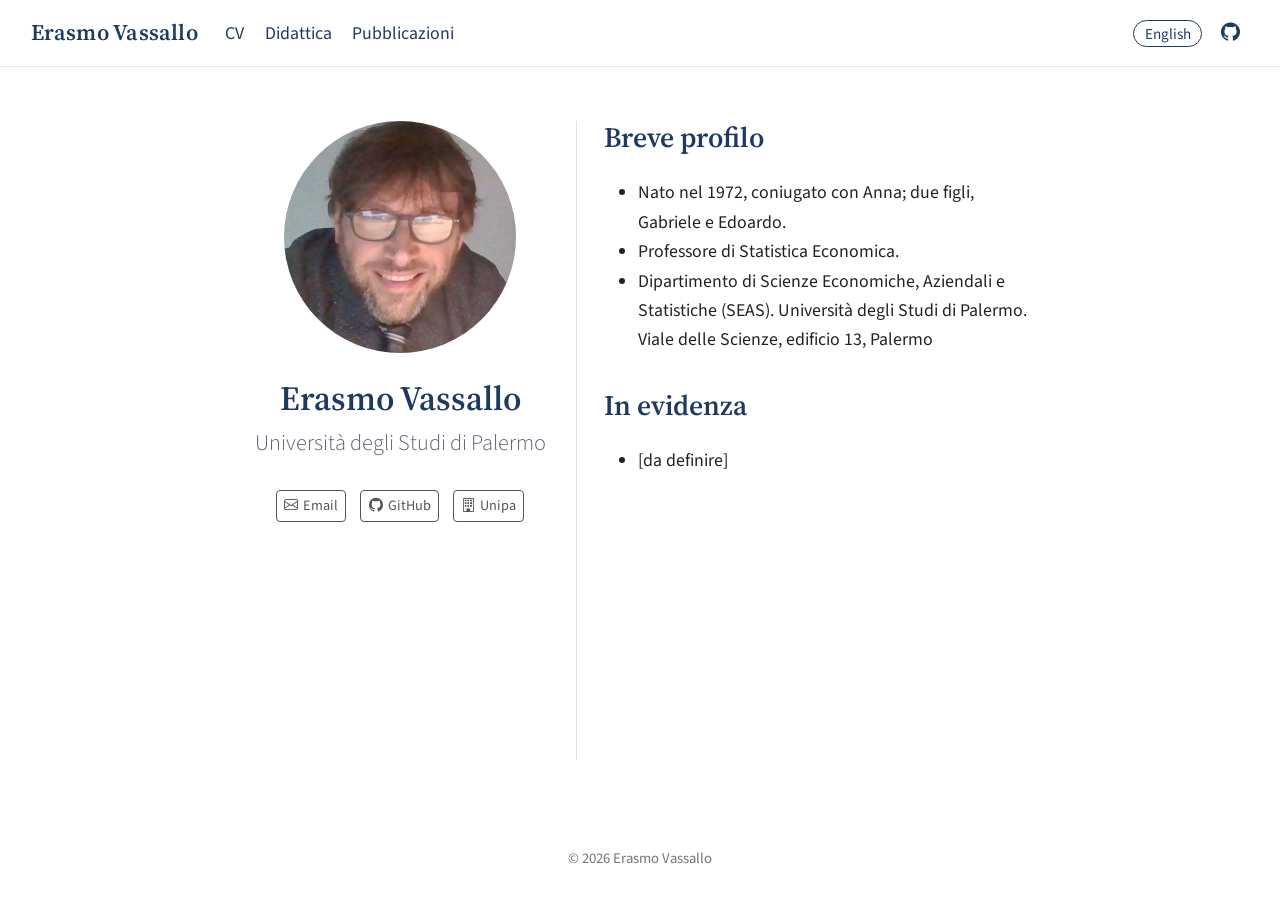
<file: docs/index.html>
<!DOCTYPE html>
<html xmlns="http://www.w3.org/1999/xhtml" lang="it" xml:lang="it"><head>

<meta charset="utf-8">
<meta name="generator" content="quarto-1.10.20">

<meta name="viewport" content="width=device-width, initial-scale=1.0, user-scalable=yes">


<title>Erasmo Vassallo</title>
<style>
/* Default styles provided by pandoc.
** See https://pandoc.org/MANUAL.html#variables-for-html for config info.
*/
span.smallcaps{font-variant: small-caps;}
div.columns{display: flex; gap: 1.5em;}
div.column{flex: auto;}
@media screen {
div.columns{gap: min(4vw, 1.5em);}
div.column{overflow-x: auto;}
}
div.hanging-indent{margin-left: 1.5em; text-indent: -1.5em;}
ul.task-list{list-style: none;}
ul.task-list li input[type="checkbox"] {
  width: 0.8em;
  margin: 0 0.8em 0.2em -1em; /* quarto-specific, see https://github.com/quarto-dev/quarto-cli/issues/4556 */ 
  vertical-align: middle;
}
</style>


<script src="site_libs/quarto-nav/quarto-nav.js"></script>
<script src="site_libs/quarto-nav/headroom.min.js"></script>
<script src="site_libs/clipboard/clipboard.min.js"></script>
<script src="site_libs/quarto-html/quarto.js" type="module"></script>
<script src="site_libs/quarto-html/tabsets/tabsets.js" type="module"></script>
<script src="site_libs/quarto-html/popper.min.js"></script>
<script src="site_libs/quarto-html/tippy.umd.min.js"></script>
<link href="site_libs/quarto-html/tippy.css" rel="stylesheet">
<link href="site_libs/quarto-html/quarto-syntax-highlighting-17888a1159294d3eb470f19f6f52f5a5.css" rel="stylesheet" id="quarto-text-highlighting-styles">
<script src="site_libs/bootstrap/bootstrap.min.js"></script>
<link href="site_libs/bootstrap/bootstrap-icons.css" rel="stylesheet">
<link href="site_libs/bootstrap/bootstrap-774c0f6e8bafb9ea1c40ec68e6dbd184.min.css" rel="stylesheet" append-hash="true" id="quarto-bootstrap" data-mode="light">
<script id="quarto-search-options" type="application/json">{
  "language": {
    "search-no-results-text": "Nessun risultato",
    "search-matching-documents-text": "documenti trovati",
    "search-copy-link-title": "Copiare il link nella ricerca",
    "search-hide-matches-text": "Nascondere i risultati aggiuntivi",
    "search-more-match-text": "ci sono altri risultati in questo documento",
    "search-more-matches-text": "ulteriori risultati in questo documento",
    "search-clear-button-title": "Pulire",
    "search-text-placeholder": "",
    "search-detached-cancel-button-title": "Cancellare",
    "search-submit-button-title": "Inviare",
    "search-label": "Ricerca"
  }
}</script>
<style>html{ scroll-behavior: smooth; }</style>


</head>

<body class="nav-fixed fullcontent quarto-light">

<div id="quarto-search-results"></div>
  <header id="quarto-header" class="headroom fixed-top">
    <nav class="navbar navbar-expand-lg " data-bs-theme="dark">
      <div class="navbar-container container-fluid">
      <div class="navbar-brand-container mx-auto">
    <a class="navbar-brand" href="./index.html">
    <span class="navbar-title">Erasmo Vassallo</span>
    </a>
  </div>
          <button class="navbar-toggler" type="button" data-bs-toggle="collapse" data-bs-target="#navbarCollapse" aria-controls="navbarCollapse" role="menu" aria-expanded="false" aria-label="Attiva/disattiva la navigazione" onclick="if (window.quartoToggleHeadroom) { window.quartoToggleHeadroom(); }">
  <span class="navbar-toggler-icon"></span>
</button>
          <div class="collapse navbar-collapse" id="navbarCollapse">
            <ul class="navbar-nav navbar-nav-scroll me-auto">
  <li class="nav-item">
    <a class="nav-link" href="./cv.html"> 
<span class="menu-text">CV</span></a>
  </li>  
  <li class="nav-item">
    <a class="nav-link" href="./didattica.html"> 
<span class="menu-text">Didattica</span></a>
  </li>  
  <li class="nav-item">
    <a class="nav-link" href="./pubblicazioni.html"> 
<span class="menu-text">Pubblicazioni</span></a>
  </li>  
</ul>
            <ul class="navbar-nav navbar-nav-scroll ms-auto">
  <li class="nav-item">
    <a class="nav-link" href="./en/index.html"> 
<span class="menu-text">English</span></a>
  </li>  
  <li class="nav-item compact">
    <a class="nav-link" href="https://github.com/erasmovassallo"> <i class="bi bi-github" role="img" aria-label="GitHub">
</i> 
<span class="menu-text"></span></a>
  </li>  
</ul>
          </div> <!-- /navcollapse -->
            <div class="quarto-navbar-tools">
</div>
      </div> <!-- /container-fluid -->
    </nav>
</header>
<!-- content -->
<div id="quarto-content" class="quarto-container page-columns page-rows-contents page-layout-article page-navbar">
<!-- sidebar -->
<!-- margin-sidebar -->
    
<!-- main -->
<div class="quarto-about-trestles">
  <div class="about-entity">
    <img src="images/foto.jpg" class="about-image
  round " style="height: 13em; width: 13em;">
<header id="title-block-header" class="quarto-title-block default">
<div class="quarto-title">
<h1 class="title">Erasmo Vassallo</h1>
<p class="subtitle lead">Università degli Studi di Palermo</p>
</div>
<div class="quarto-title-meta">
  </div>
</header>
    <div class="about-links">
  <a href="mailto:erasmo.vassallo@unipa.it" class="about-link" rel="" target="">
    <i class="bi bi-envelope"></i>
     <span class="about-link-text">Email</span>
  </a>
  <a href="https://github.com/erasmovassallo" class="about-link" rel="" target="">
    <i class="bi bi-github"></i>
     <span class="about-link-text">GitHub</span>
  </a>
  <a href="https://www.unipa.it/persone/docenti/v/erasmo.vassallo" class="about-link" rel="" target="">
    <i class="bi bi-building"></i>
     <span class="about-link-text">Unipa</span>
  </a>
</div>
  </div>
  <div class="about-contents"><main class="content" id="quarto-document-content">
<section id="breve-profilo" class="level2">
<h2 data-anchor-id="breve-profilo">Breve profilo</h2>
<ul>
<li>Nato nel 1972, coniugato con Anna; due figli, Gabriele e Edoardo.</li>
<li>Professore di Statistica Economica.</li>
<li>Dipartimento di Scienze Economiche, Aziendali e Statistiche (SEAS). Università degli Studi di Palermo. Viale delle Scienze, edificio 13, Palermo</li>
</ul>
</section>
<section id="in-evidenza" class="level2">
<h2 data-anchor-id="in-evidenza">In evidenza</h2>
<ul>
<li>[da definire]</li>
</ul>


</section>
</main></div>
</div>
 <!-- /main -->
<script>
/* Cambio lingua IT <-> EN
   Ogni pagina italiana ha una gemella inglese nella cartella en/.
   Per aggiungere una pagina: aggiungere la coppia qui sotto. */
(function () {
  var pairs = {
    "index.html": "en/index.html",
    "cv.html": "en/cv.html",
    "didattica.html": "en/teaching.html",
    "pubblicazioni.html": "en/publications.html"
  };
  var labelsEN = {
    "cv.html": "CV",
    "didattica.html": "Teaching",
    "pubblicazioni.html": "Publications"
  };

  var brand = document.querySelector("a.navbar-brand");
  if (!brand) return;
  // radice del sito, ricavata dal link del titolo (che punta a index.html)
  var root = new URL(brand.getAttribute("href"), window.location.href).href
    .replace(/index\.html$/, "");

  var here = window.location.href.split("#")[0].split("?")[0];
  var rel = here.indexOf(root) === 0 ? here.slice(root.length) : "";
  if (rel === "" || rel.slice(-1) === "/") rel += "index.html";

  var isEN = rel.indexOf("en/") === 0;
  var reverse = {};
  Object.keys(pairs).forEach(function (k) { reverse[pairs[k]] = k; });

  // il link "English" della barra di navigazione fa da selettore di lingua
  var sw = null;
  document.querySelectorAll("#navbarCollapse a.nav-link").forEach(function (a) {
    var t = new URL(a.getAttribute("href"), window.location.href).href;
    if (t === root + "en/index.html" || t === root + "en/") sw = a;
  });
  if (sw) { sw.classList.add("lang-switch"); sw.classList.remove("active"); }
  var swText = sw ? sw.querySelector(".menu-text") : null;

  if (isEN) {
    document.documentElement.setAttribute("lang", "en");
    brand.setAttribute("href", root + "en/index.html");
    document.querySelectorAll("#navbarCollapse a.nav-link").forEach(function (a) {
      if (a === sw) return;
      var target = new URL(a.getAttribute("href"), window.location.href).href;
      var key = target.indexOf(root) === 0 ? target.slice(root.length) : null;
      if (key && pairs[key]) {
        a.setAttribute("href", root + pairs[key]);
        var t = a.querySelector(".menu-text");
        if (t && labelsEN[key]) t.textContent = labelsEN[key];
        if (pairs[key] === rel) a.classList.add("active");
      }
    });
    if (sw) {
      sw.setAttribute("href", root + (reverse[rel] || "index.html"));
      sw.setAttribute("lang", "it");
      if (swText) swText.textContent = "Italiano";
    }
  } else if (sw) {
    sw.setAttribute("href", root + (pairs[rel] || "en/index.html"));
    sw.setAttribute("lang", "en");
  }
})();
</script>
<script id="quarto-html-after-body" type="application/javascript">
  window.document.addEventListener("DOMContentLoaded", function (event) {
    const isCodeAnnotation = (el) => {
      for (const clz of el.classList) {
        if (clz.startsWith('code-annotation-')) {                     
          return true;
        }
      }
      return false;
    }
    const onCopySuccess = function(e) {
      // button target
      const button = e.trigger;
      // don't keep focus
      button.blur();
      // flash "checked"
      button.classList.add('code-copy-button-checked');
      var currentTitle = button.getAttribute("title");
      button.setAttribute("title", "Copiato!");
      let tooltip;
      if (window.bootstrap) {
        button.setAttribute("data-bs-toggle", "tooltip");
        button.setAttribute("data-bs-placement", "left");
        button.setAttribute("data-bs-title", "Copiato!");
        tooltip = new bootstrap.Tooltip(button, 
          { trigger: "manual", 
            customClass: "code-copy-button-tooltip",
            offset: [0, -8]});
        tooltip.show();    
      }
      setTimeout(function() {
        if (tooltip) {
          tooltip.hide();
          button.removeAttribute("data-bs-title");
          button.removeAttribute("data-bs-toggle");
          button.removeAttribute("data-bs-placement");
        }
        button.setAttribute("title", currentTitle);
        button.classList.remove('code-copy-button-checked');
      }, 1000);
      // clear code selection
      e.clearSelection();
    }
    const getTextToCopy = function(trigger) {
      const outerScaffold = trigger.parentElement.cloneNode(true);
      const codeEl = outerScaffold.querySelector('code');
      for (const childEl of codeEl.children) {
        if (isCodeAnnotation(childEl)) {
          childEl.remove();
        }
      }
      return codeEl.innerText;
    }
    const clipboard = new window.ClipboardJS('.code-copy-button:not([data-in-quarto-modal])', {
      text: getTextToCopy
    });
    clipboard.on('success', onCopySuccess);
    if (window.document.getElementById('quarto-embedded-source-code-modal')) {
      const clipboardModal = new window.ClipboardJS('.code-copy-button[data-in-quarto-modal]', {
        text: getTextToCopy,
        container: window.document.getElementById('quarto-embedded-source-code-modal')
      });
      clipboardModal.on('success', onCopySuccess);
    }
      var localhostRegex = new RegExp(/^(?:http|https):\/\/localhost\:?[0-9]*\//);
      var mailtoRegex = new RegExp(/^mailto:/);
        var filterRegex = new RegExp("https:\/\/erasmovassallo\.github\.io");
      var isInternal = (href) => {
          return filterRegex.test(href) || localhostRegex.test(href) || mailtoRegex.test(href);
      }
      // Inspect non-navigation links and adorn them if external
     var links = window.document.querySelectorAll('a[href]:not(.nav-link):not(.navbar-brand):not(.toc-action):not(.sidebar-link):not(.sidebar-item-toggle):not(.pagination-link):not(.no-external):not([aria-hidden]):not(.dropdown-item):not(.quarto-navigation-tool):not(.about-link)');
      for (var i=0; i<links.length; i++) {
        const link = links[i];
        if (!isInternal(link.href)) {
          // undo the damage that might have been done by quarto-nav.js in the case of
          // links that we want to consider external
          if (link.dataset.originalHref !== undefined) {
            link.href = link.dataset.originalHref;
          }
        }
      }
    function tippyHover(el, contentFn, onTriggerFn, onUntriggerFn) {
      const config = {
        allowHTML: true,
        maxWidth: 500,
        delay: 100,
        arrow: false,
        appendTo: function(el) {
            return el.parentElement;
        },
        interactive: true,
        interactiveBorder: 10,
        theme: 'quarto',
        placement: 'bottom-start',
      };
      if (contentFn) {
        config.content = contentFn;
      }
      if (onTriggerFn) {
        config.onTrigger = onTriggerFn;
      }
      if (onUntriggerFn) {
        config.onUntrigger = onUntriggerFn;
      }
      window.tippy(el, config); 
    }
    const noterefs = window.document.querySelectorAll('a[role="doc-noteref"]');
    for (var i=0; i<noterefs.length; i++) {
      const ref = noterefs[i];
      tippyHover(ref, function() {
        // use id or data attribute instead here
        let href = ref.getAttribute('data-footnote-href') || ref.getAttribute('href');
        try { href = new URL(href).hash; } catch {}
        const id = href.replace(/^#\/?/, "");
        const note = window.document.getElementById(id);
        if (note) {
          return note.innerHTML;
        } else {
          return "";
        }
      });
    }
    const xrefs = window.document.querySelectorAll('a.quarto-xref');
    const processXRef = (id, note) => {
      // Strip column container classes
      const stripColumnClz = (el) => {
        el.classList.remove("page-full", "page-columns");
        if (el.children) {
          for (const child of el.children) {
            stripColumnClz(child);
          }
        }
      }
      stripColumnClz(note)
      if (id === null || id.startsWith('sec-')) {
        // Special case sections, only their first couple elements
        const container = document.createElement("div");
        if (note.children && note.children.length > 2) {
          container.appendChild(note.children[0].cloneNode(true));
          for (let i = 1; i < note.children.length; i++) {
            const child = note.children[i];
            if (child.tagName === "P" && child.innerText === "") {
              continue;
            } else {
              container.appendChild(child.cloneNode(true));
              break;
            }
          }
          if (window.Quarto?.typesetMath) {
            window.Quarto.typesetMath(container);
          }
          return container.innerHTML
        } else {
          if (window.Quarto?.typesetMath) {
            window.Quarto.typesetMath(note);
          }
          return note.innerHTML;
        }
      } else {
        // Remove any anchor links if they are present
        const anchorLink = note.querySelector('a.anchorjs-link');
        if (anchorLink) {
          anchorLink.remove();
        }
        if (window.Quarto?.typesetMath) {
          window.Quarto.typesetMath(note);
        }
        if (note.classList.contains("callout")) {
          return note.outerHTML;
        } else {
          return note.innerHTML;
        }
      }
    }
    for (var i=0; i<xrefs.length; i++) {
      const xref = xrefs[i];
      tippyHover(xref, undefined, function(instance) {
        instance.disable();
        let url = xref.getAttribute('href');
        let hash = undefined; 
        if (url.startsWith('#')) {
          hash = url;
        } else {
          try { hash = new URL(url).hash; } catch {}
        }
        if (hash) {
          const id = hash.replace(/^#\/?/, "");
          const note = window.document.getElementById(id);
          if (note !== null) {
            try {
              const html = processXRef(id, note.cloneNode(true));
              instance.setContent(html);
            } finally {
              instance.enable();
              instance.show();
            }
          } else {
            // See if we can fetch this
            fetch(url.split('#')[0])
            .then(res => res.text())
            .then(html => {
              const parser = new DOMParser();
              const htmlDoc = parser.parseFromString(html, "text/html");
              const note = htmlDoc.getElementById(id);
              if (note !== null) {
                const html = processXRef(id, note);
                instance.setContent(html);
              } 
            }).finally(() => {
              instance.enable();
              instance.show();
            });
          }
        } else {
          // See if we can fetch a full url (with no hash to target)
          // This is a special case and we should probably do some content thinning / targeting
          fetch(url)
          .then(res => res.text())
          .then(html => {
            const parser = new DOMParser();
            const htmlDoc = parser.parseFromString(html, "text/html");
            const note = htmlDoc.querySelector('main.content');
            if (note !== null) {
              // This should only happen for chapter cross references
              // (since there is no id in the URL)
              // remove the first header
              if (note.children.length > 0 && note.children[0].tagName === "HEADER") {
                note.children[0].remove();
              }
              const html = processXRef(null, note);
              instance.setContent(html);
            } 
          }).finally(() => {
            instance.enable();
            instance.show();
          });
        }
      }, function(instance) {
      });
    }
        let selectedAnnoteEl;
        const selectorForAnnotation = ( cell, annotation) => {
          let cellAttr = 'data-code-cell="' + cell + '"';
          let lineAttr = 'data-code-annotation="' +  annotation + '"';
          const selector = 'span[' + cellAttr + '][' + lineAttr + ']';
          return selector;
        }
        const selectCodeLines = (annoteEl) => {
          const doc = window.document;
          const targetCell = annoteEl.getAttribute("data-target-cell");
          const targetAnnotation = annoteEl.getAttribute("data-target-annotation");
          const annoteSpan = window.document.querySelector(selectorForAnnotation(targetCell, targetAnnotation));
          const lines = annoteSpan.getAttribute("data-code-lines").split(",");
          const lineIds = lines.map((line) => {
            return targetCell + "-" + line;
          })
          let top = null;
          let height = null;
          let parent = null;
          if (lineIds.length > 0) {
              //compute the position of the single el (top and bottom and make a div)
              const el = window.document.getElementById(lineIds[0]);
              top = el.offsetTop;
              height = el.offsetHeight;
              parent = el.parentElement.parentElement;
            if (lineIds.length > 1) {
              const lastEl = window.document.getElementById(lineIds[lineIds.length - 1]);
              const bottom = lastEl.offsetTop + lastEl.offsetHeight;
              height = bottom - top;
            }
            if (top !== null && height !== null && parent !== null) {
              // cook up a div (if necessary) and position it 
              let div = window.document.getElementById("code-annotation-line-highlight");
              if (div === null) {
                div = window.document.createElement("div");
                div.setAttribute("id", "code-annotation-line-highlight");
                div.style.position = 'absolute';
                parent.appendChild(div);
              }
              div.style.top = top - 2 + "px";
              div.style.height = height + 4 + "px";
              div.style.left = 0;
              let gutterDiv = window.document.getElementById("code-annotation-line-highlight-gutter");
              if (gutterDiv === null) {
                gutterDiv = window.document.createElement("div");
                gutterDiv.setAttribute("id", "code-annotation-line-highlight-gutter");
                gutterDiv.style.position = 'absolute';
                const codeCell = window.document.getElementById(targetCell);
                const gutter = codeCell.querySelector('.code-annotation-gutter');
                gutter.appendChild(gutterDiv);
              }
              gutterDiv.style.top = top - 2 + "px";
              gutterDiv.style.height = height + 4 + "px";
            }
            selectedAnnoteEl = annoteEl;
          }
        };
        const unselectCodeLines = () => {
          const elementsIds = ["code-annotation-line-highlight", "code-annotation-line-highlight-gutter"];
          elementsIds.forEach((elId) => {
            const div = window.document.getElementById(elId);
            if (div) {
              div.remove();
            }
          });
          selectedAnnoteEl = undefined;
        };
          // Handle positioning of the toggle
      window.addEventListener(
        "resize",
        throttle(() => {
          elRect = undefined;
          if (selectedAnnoteEl) {
            selectCodeLines(selectedAnnoteEl);
          }
        }, 10)
      );
      function throttle(fn, ms) {
      let throttle = false;
      let timer;
        return (...args) => {
          if(!throttle) { // first call gets through
              fn.apply(this, args);
              throttle = true;
          } else { // all the others get throttled
              if(timer) clearTimeout(timer); // cancel #2
              timer = setTimeout(() => {
                fn.apply(this, args);
                timer = throttle = false;
              }, ms);
          }
        };
      }
        // Attach click handler to the DT
        const annoteDls = window.document.querySelectorAll('dt[data-target-cell]');
        for (const annoteDlNode of annoteDls) {
          annoteDlNode.addEventListener('click', (event) => {
            const clickedEl = event.target;
            if (clickedEl !== selectedAnnoteEl) {
              unselectCodeLines();
              const activeEl = window.document.querySelector('dt[data-target-cell].code-annotation-active');
              if (activeEl) {
                activeEl.classList.remove('code-annotation-active');
              }
              selectCodeLines(clickedEl);
              clickedEl.classList.add('code-annotation-active');
            } else {
              // Unselect the line
              unselectCodeLines();
              clickedEl.classList.remove('code-annotation-active');
            }
          });
        }
    const findCites = (el) => {
      const parentEl = el.parentElement;
      if (parentEl) {
        const cites = parentEl.dataset.cites;
        if (cites) {
          return {
            el,
            cites: cites.split(' ')
          };
        } else {
          return findCites(el.parentElement)
        }
      } else {
        return undefined;
      }
    };
    var bibliorefs = window.document.querySelectorAll('a[role="doc-biblioref"]');
    for (var i=0; i<bibliorefs.length; i++) {
      const ref = bibliorefs[i];
      const citeInfo = findCites(ref);
      if (citeInfo) {
        tippyHover(citeInfo.el, function() {
          var popup = window.document.createElement('div');
          citeInfo.cites.forEach(function(cite) {
            var citeDiv = window.document.createElement('div');
            citeDiv.classList.add('hanging-indent');
            citeDiv.classList.add('csl-entry');
            var biblioDiv = window.document.getElementById('ref-' + cite);
            if (biblioDiv) {
              citeDiv.innerHTML = biblioDiv.innerHTML;
            }
            popup.appendChild(citeDiv);
          });
          return popup.innerHTML;
        });
      }
    }
  });
  </script>
</div> <!-- /content -->
<footer class="footer">
  <div class="nav-footer">
    <div class="nav-footer-left">
      &nbsp;
    </div>   
    <div class="nav-footer-center">
<p>© 2026 Erasmo Vassallo</p>
</div>
    <div class="nav-footer-right">
      &nbsp;
    </div>
  </div>
</footer>




<script src="site_libs/quarto-html/zenscroll-min.js"></script>
</body></html>
</file>
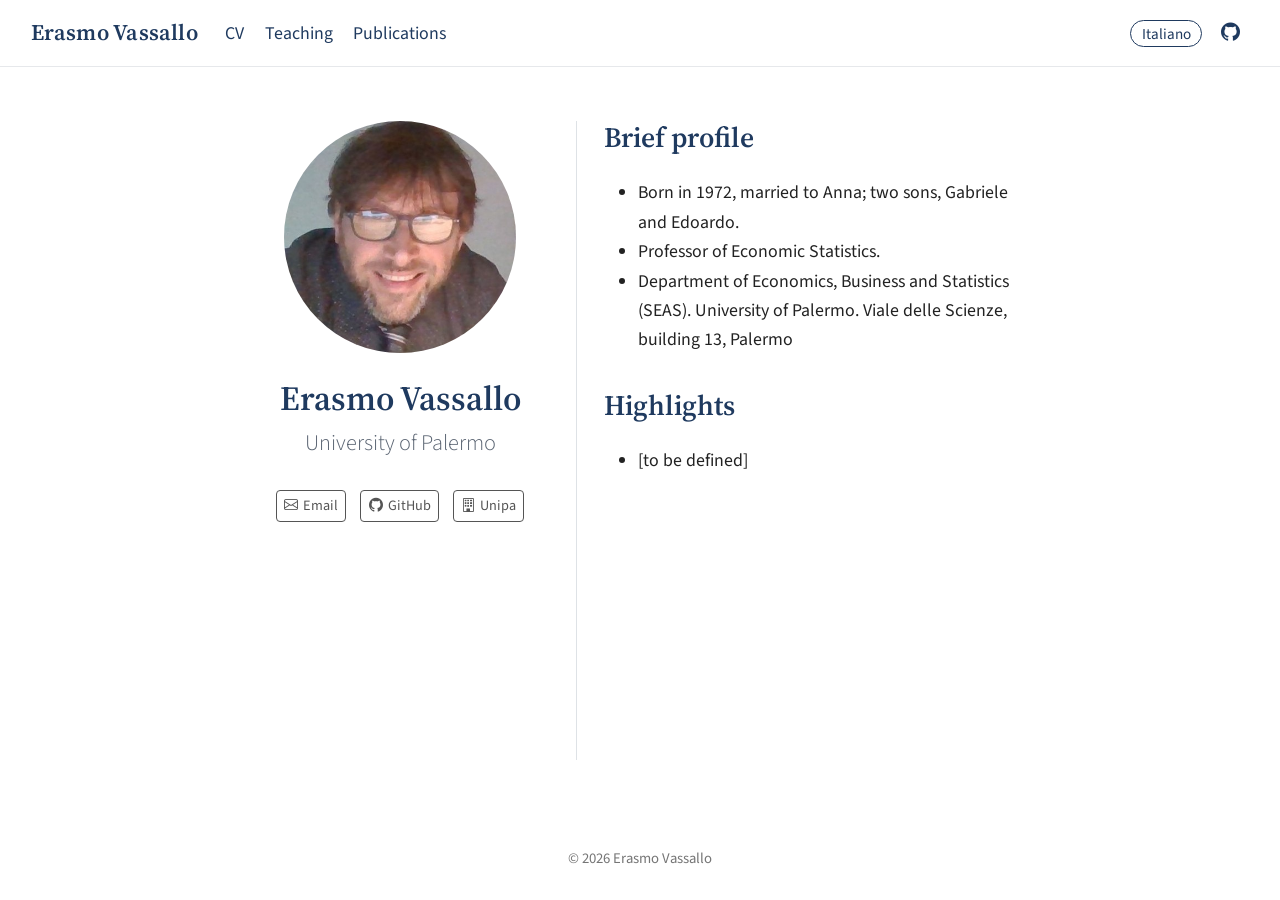
<file: docs/en/index.html>
<!DOCTYPE html>
<html xmlns="http://www.w3.org/1999/xhtml" lang="en" xml:lang="en"><head>

<meta charset="utf-8">
<meta name="generator" content="quarto-1.10.20">

<meta name="viewport" content="width=device-width, initial-scale=1.0, user-scalable=yes">


<title>Erasmo Vassallo</title>
<style>
/* Default styles provided by pandoc.
** See https://pandoc.org/MANUAL.html#variables-for-html for config info.
*/
span.smallcaps{font-variant: small-caps;}
div.columns{display: flex; gap: 1.5em;}
div.column{flex: auto;}
@media screen {
div.columns{gap: min(4vw, 1.5em);}
div.column{overflow-x: auto;}
}
div.hanging-indent{margin-left: 1.5em; text-indent: -1.5em;}
ul.task-list{list-style: none;}
ul.task-list li input[type="checkbox"] {
  width: 0.8em;
  margin: 0 0.8em 0.2em -1em; /* quarto-specific, see https://github.com/quarto-dev/quarto-cli/issues/4556 */ 
  vertical-align: middle;
}
</style>


<script src="../site_libs/quarto-nav/quarto-nav.js"></script>
<script src="../site_libs/quarto-nav/headroom.min.js"></script>
<script src="../site_libs/clipboard/clipboard.min.js"></script>
<script src="../site_libs/quarto-html/quarto.js" type="module"></script>
<script src="../site_libs/quarto-html/tabsets/tabsets.js" type="module"></script>
<script src="../site_libs/quarto-html/popper.min.js"></script>
<script src="../site_libs/quarto-html/tippy.umd.min.js"></script>
<link href="../site_libs/quarto-html/tippy.css" rel="stylesheet">
<link href="../site_libs/quarto-html/quarto-syntax-highlighting-17888a1159294d3eb470f19f6f52f5a5.css" rel="stylesheet" id="quarto-text-highlighting-styles">
<script src="../site_libs/bootstrap/bootstrap.min.js"></script>
<link href="../site_libs/bootstrap/bootstrap-icons.css" rel="stylesheet">
<link href="../site_libs/bootstrap/bootstrap-774c0f6e8bafb9ea1c40ec68e6dbd184.min.css" rel="stylesheet" append-hash="true" id="quarto-bootstrap" data-mode="light">
<script id="quarto-search-options" type="application/json">{
  "language": {
    "search-no-results-text": "No results",
    "search-matching-documents-text": "matching documents",
    "search-copy-link-title": "Copy link to search",
    "search-hide-matches-text": "Hide additional matches",
    "search-more-match-text": "more match in this document",
    "search-more-matches-text": "more matches in this document",
    "search-clear-button-title": "Clear",
    "search-text-placeholder": "",
    "search-detached-cancel-button-title": "Cancel",
    "search-submit-button-title": "Submit",
    "search-label": "Search"
  }
}</script>
<style>html{ scroll-behavior: smooth; }</style>


</head>

<body class="nav-fixed fullcontent quarto-light">

<div id="quarto-search-results"></div>
  <header id="quarto-header" class="headroom fixed-top">
    <nav class="navbar navbar-expand-lg " data-bs-theme="dark">
      <div class="navbar-container container-fluid">
      <div class="navbar-brand-container mx-auto">
    <a class="navbar-brand" href="../index.html">
    <span class="navbar-title">Erasmo Vassallo</span>
    </a>
  </div>
          <button class="navbar-toggler" type="button" data-bs-toggle="collapse" data-bs-target="#navbarCollapse" aria-controls="navbarCollapse" role="menu" aria-expanded="false" aria-label="Toggle navigation" onclick="if (window.quartoToggleHeadroom) { window.quartoToggleHeadroom(); }">
  <span class="navbar-toggler-icon"></span>
</button>
          <div class="collapse navbar-collapse" id="navbarCollapse">
            <ul class="navbar-nav navbar-nav-scroll me-auto">
  <li class="nav-item">
    <a class="nav-link" href="../cv.html"> 
<span class="menu-text">CV</span></a>
  </li>  
  <li class="nav-item">
    <a class="nav-link" href="../didattica.html"> 
<span class="menu-text">Didattica</span></a>
  </li>  
  <li class="nav-item">
    <a class="nav-link" href="../pubblicazioni.html"> 
<span class="menu-text">Pubblicazioni</span></a>
  </li>  
</ul>
            <ul class="navbar-nav navbar-nav-scroll ms-auto">
  <li class="nav-item">
    <a class="nav-link active" href="../en/index.html" aria-current="page"> 
<span class="menu-text">English</span></a>
  </li>  
  <li class="nav-item compact">
    <a class="nav-link" href="https://github.com/erasmovassallo"> <i class="bi bi-github" role="img" aria-label="GitHub">
</i> 
<span class="menu-text"></span></a>
  </li>  
</ul>
          </div> <!-- /navcollapse -->
            <div class="quarto-navbar-tools">
</div>
      </div> <!-- /container-fluid -->
    </nav>
</header>
<!-- content -->
<div id="quarto-content" class="quarto-container page-columns page-rows-contents page-layout-article page-navbar">
<!-- sidebar -->
<!-- margin-sidebar -->
    
<!-- main -->
<div class="quarto-about-trestles">
  <div class="about-entity">
    <img src="../images/foto.jpg" class="about-image
  round " style="height: 13em; width: 13em;">
<header id="title-block-header" class="quarto-title-block default">
<div class="quarto-title">
<h1 class="title">Erasmo Vassallo</h1>
<p class="subtitle lead">University of Palermo</p>
</div>
<div class="quarto-title-meta">
  </div>
</header>
    <div class="about-links">
  <a href="mailto:erasmo.vassallo@unipa.it" class="about-link" rel="" target="">
    <i class="bi bi-envelope"></i>
     <span class="about-link-text">Email</span>
  </a>
  <a href="https://github.com/erasmovassallo" class="about-link" rel="" target="">
    <i class="bi bi-github"></i>
     <span class="about-link-text">GitHub</span>
  </a>
  <a href="https://www.unipa.it/persone/docenti/v/erasmo.vassallo" class="about-link" rel="" target="">
    <i class="bi bi-building"></i>
     <span class="about-link-text">Unipa</span>
  </a>
</div>
  </div>
  <div class="about-contents"><main class="content" id="quarto-document-content">
<section id="brief-profile" class="level2">
<h2 data-anchor-id="brief-profile">Brief profile</h2>
<ul>
<li>Born in 1972, married to Anna; two sons, Gabriele and Edoardo.</li>
<li>Professor of Economic Statistics.</li>
<li>Department of Economics, Business and Statistics (SEAS). University of Palermo. Viale delle Scienze, building 13, Palermo</li>
</ul>
</section>
<section id="highlights" class="level2">
<h2 data-anchor-id="highlights">Highlights</h2>
<ul>
<li>[to be defined]</li>
</ul>


</section>
</main></div>
</div>
 <!-- /main -->
<script>
/* Cambio lingua IT <-> EN
   Ogni pagina italiana ha una gemella inglese nella cartella en/.
   Per aggiungere una pagina: aggiungere la coppia qui sotto. */
(function () {
  var pairs = {
    "index.html": "en/index.html",
    "cv.html": "en/cv.html",
    "didattica.html": "en/teaching.html",
    "pubblicazioni.html": "en/publications.html"
  };
  var labelsEN = {
    "cv.html": "CV",
    "didattica.html": "Teaching",
    "pubblicazioni.html": "Publications"
  };

  var brand = document.querySelector("a.navbar-brand");
  if (!brand) return;
  // radice del sito, ricavata dal link del titolo (che punta a index.html)
  var root = new URL(brand.getAttribute("href"), window.location.href).href
    .replace(/index\.html$/, "");

  var here = window.location.href.split("#")[0].split("?")[0];
  var rel = here.indexOf(root) === 0 ? here.slice(root.length) : "";
  if (rel === "" || rel.slice(-1) === "/") rel += "index.html";

  var isEN = rel.indexOf("en/") === 0;
  var reverse = {};
  Object.keys(pairs).forEach(function (k) { reverse[pairs[k]] = k; });

  // il link "English" della barra di navigazione fa da selettore di lingua
  var sw = null;
  document.querySelectorAll("#navbarCollapse a.nav-link").forEach(function (a) {
    var t = new URL(a.getAttribute("href"), window.location.href).href;
    if (t === root + "en/index.html" || t === root + "en/") sw = a;
  });
  if (sw) { sw.classList.add("lang-switch"); sw.classList.remove("active"); }
  var swText = sw ? sw.querySelector(".menu-text") : null;

  if (isEN) {
    document.documentElement.setAttribute("lang", "en");
    brand.setAttribute("href", root + "en/index.html");
    document.querySelectorAll("#navbarCollapse a.nav-link").forEach(function (a) {
      if (a === sw) return;
      var target = new URL(a.getAttribute("href"), window.location.href).href;
      var key = target.indexOf(root) === 0 ? target.slice(root.length) : null;
      if (key && pairs[key]) {
        a.setAttribute("href", root + pairs[key]);
        var t = a.querySelector(".menu-text");
        if (t && labelsEN[key]) t.textContent = labelsEN[key];
        if (pairs[key] === rel) a.classList.add("active");
      }
    });
    if (sw) {
      sw.setAttribute("href", root + (reverse[rel] || "index.html"));
      sw.setAttribute("lang", "it");
      if (swText) swText.textContent = "Italiano";
    }
  } else if (sw) {
    sw.setAttribute("href", root + (pairs[rel] || "en/index.html"));
    sw.setAttribute("lang", "en");
  }
})();
</script>
<script id="quarto-html-after-body" type="application/javascript">
  window.document.addEventListener("DOMContentLoaded", function (event) {
    const isCodeAnnotation = (el) => {
      for (const clz of el.classList) {
        if (clz.startsWith('code-annotation-')) {                     
          return true;
        }
      }
      return false;
    }
    const onCopySuccess = function(e) {
      // button target
      const button = e.trigger;
      // don't keep focus
      button.blur();
      // flash "checked"
      button.classList.add('code-copy-button-checked');
      var currentTitle = button.getAttribute("title");
      button.setAttribute("title", "Copied!");
      let tooltip;
      if (window.bootstrap) {
        button.setAttribute("data-bs-toggle", "tooltip");
        button.setAttribute("data-bs-placement", "left");
        button.setAttribute("data-bs-title", "Copied!");
        tooltip = new bootstrap.Tooltip(button, 
          { trigger: "manual", 
            customClass: "code-copy-button-tooltip",
            offset: [0, -8]});
        tooltip.show();    
      }
      setTimeout(function() {
        if (tooltip) {
          tooltip.hide();
          button.removeAttribute("data-bs-title");
          button.removeAttribute("data-bs-toggle");
          button.removeAttribute("data-bs-placement");
        }
        button.setAttribute("title", currentTitle);
        button.classList.remove('code-copy-button-checked');
      }, 1000);
      // clear code selection
      e.clearSelection();
    }
    const getTextToCopy = function(trigger) {
      const outerScaffold = trigger.parentElement.cloneNode(true);
      const codeEl = outerScaffold.querySelector('code');
      for (const childEl of codeEl.children) {
        if (isCodeAnnotation(childEl)) {
          childEl.remove();
        }
      }
      return codeEl.innerText;
    }
    const clipboard = new window.ClipboardJS('.code-copy-button:not([data-in-quarto-modal])', {
      text: getTextToCopy
    });
    clipboard.on('success', onCopySuccess);
    if (window.document.getElementById('quarto-embedded-source-code-modal')) {
      const clipboardModal = new window.ClipboardJS('.code-copy-button[data-in-quarto-modal]', {
        text: getTextToCopy,
        container: window.document.getElementById('quarto-embedded-source-code-modal')
      });
      clipboardModal.on('success', onCopySuccess);
    }
      var localhostRegex = new RegExp(/^(?:http|https):\/\/localhost\:?[0-9]*\//);
      var mailtoRegex = new RegExp(/^mailto:/);
        var filterRegex = new RegExp("https:\/\/erasmovassallo\.github\.io");
      var isInternal = (href) => {
          return filterRegex.test(href) || localhostRegex.test(href) || mailtoRegex.test(href);
      }
      // Inspect non-navigation links and adorn them if external
     var links = window.document.querySelectorAll('a[href]:not(.nav-link):not(.navbar-brand):not(.toc-action):not(.sidebar-link):not(.sidebar-item-toggle):not(.pagination-link):not(.no-external):not([aria-hidden]):not(.dropdown-item):not(.quarto-navigation-tool):not(.about-link)');
      for (var i=0; i<links.length; i++) {
        const link = links[i];
        if (!isInternal(link.href)) {
          // undo the damage that might have been done by quarto-nav.js in the case of
          // links that we want to consider external
          if (link.dataset.originalHref !== undefined) {
            link.href = link.dataset.originalHref;
          }
        }
      }
    function tippyHover(el, contentFn, onTriggerFn, onUntriggerFn) {
      const config = {
        allowHTML: true,
        maxWidth: 500,
        delay: 100,
        arrow: false,
        appendTo: function(el) {
            return el.parentElement;
        },
        interactive: true,
        interactiveBorder: 10,
        theme: 'quarto',
        placement: 'bottom-start',
      };
      if (contentFn) {
        config.content = contentFn;
      }
      if (onTriggerFn) {
        config.onTrigger = onTriggerFn;
      }
      if (onUntriggerFn) {
        config.onUntrigger = onUntriggerFn;
      }
      window.tippy(el, config); 
    }
    const noterefs = window.document.querySelectorAll('a[role="doc-noteref"]');
    for (var i=0; i<noterefs.length; i++) {
      const ref = noterefs[i];
      tippyHover(ref, function() {
        // use id or data attribute instead here
        let href = ref.getAttribute('data-footnote-href') || ref.getAttribute('href');
        try { href = new URL(href).hash; } catch {}
        const id = href.replace(/^#\/?/, "");
        const note = window.document.getElementById(id);
        if (note) {
          return note.innerHTML;
        } else {
          return "";
        }
      });
    }
    const xrefs = window.document.querySelectorAll('a.quarto-xref');
    const processXRef = (id, note) => {
      // Strip column container classes
      const stripColumnClz = (el) => {
        el.classList.remove("page-full", "page-columns");
        if (el.children) {
          for (const child of el.children) {
            stripColumnClz(child);
          }
        }
      }
      stripColumnClz(note)
      if (id === null || id.startsWith('sec-')) {
        // Special case sections, only their first couple elements
        const container = document.createElement("div");
        if (note.children && note.children.length > 2) {
          container.appendChild(note.children[0].cloneNode(true));
          for (let i = 1; i < note.children.length; i++) {
            const child = note.children[i];
            if (child.tagName === "P" && child.innerText === "") {
              continue;
            } else {
              container.appendChild(child.cloneNode(true));
              break;
            }
          }
          if (window.Quarto?.typesetMath) {
            window.Quarto.typesetMath(container);
          }
          return container.innerHTML
        } else {
          if (window.Quarto?.typesetMath) {
            window.Quarto.typesetMath(note);
          }
          return note.innerHTML;
        }
      } else {
        // Remove any anchor links if they are present
        const anchorLink = note.querySelector('a.anchorjs-link');
        if (anchorLink) {
          anchorLink.remove();
        }
        if (window.Quarto?.typesetMath) {
          window.Quarto.typesetMath(note);
        }
        if (note.classList.contains("callout")) {
          return note.outerHTML;
        } else {
          return note.innerHTML;
        }
      }
    }
    for (var i=0; i<xrefs.length; i++) {
      const xref = xrefs[i];
      tippyHover(xref, undefined, function(instance) {
        instance.disable();
        let url = xref.getAttribute('href');
        let hash = undefined; 
        if (url.startsWith('#')) {
          hash = url;
        } else {
          try { hash = new URL(url).hash; } catch {}
        }
        if (hash) {
          const id = hash.replace(/^#\/?/, "");
          const note = window.document.getElementById(id);
          if (note !== null) {
            try {
              const html = processXRef(id, note.cloneNode(true));
              instance.setContent(html);
            } finally {
              instance.enable();
              instance.show();
            }
          } else {
            // See if we can fetch this
            fetch(url.split('#')[0])
            .then(res => res.text())
            .then(html => {
              const parser = new DOMParser();
              const htmlDoc = parser.parseFromString(html, "text/html");
              const note = htmlDoc.getElementById(id);
              if (note !== null) {
                const html = processXRef(id, note);
                instance.setContent(html);
              } 
            }).finally(() => {
              instance.enable();
              instance.show();
            });
          }
        } else {
          // See if we can fetch a full url (with no hash to target)
          // This is a special case and we should probably do some content thinning / targeting
          fetch(url)
          .then(res => res.text())
          .then(html => {
            const parser = new DOMParser();
            const htmlDoc = parser.parseFromString(html, "text/html");
            const note = htmlDoc.querySelector('main.content');
            if (note !== null) {
              // This should only happen for chapter cross references
              // (since there is no id in the URL)
              // remove the first header
              if (note.children.length > 0 && note.children[0].tagName === "HEADER") {
                note.children[0].remove();
              }
              const html = processXRef(null, note);
              instance.setContent(html);
            } 
          }).finally(() => {
            instance.enable();
            instance.show();
          });
        }
      }, function(instance) {
      });
    }
        let selectedAnnoteEl;
        const selectorForAnnotation = ( cell, annotation) => {
          let cellAttr = 'data-code-cell="' + cell + '"';
          let lineAttr = 'data-code-annotation="' +  annotation + '"';
          const selector = 'span[' + cellAttr + '][' + lineAttr + ']';
          return selector;
        }
        const selectCodeLines = (annoteEl) => {
          const doc = window.document;
          const targetCell = annoteEl.getAttribute("data-target-cell");
          const targetAnnotation = annoteEl.getAttribute("data-target-annotation");
          const annoteSpan = window.document.querySelector(selectorForAnnotation(targetCell, targetAnnotation));
          const lines = annoteSpan.getAttribute("data-code-lines").split(",");
          const lineIds = lines.map((line) => {
            return targetCell + "-" + line;
          })
          let top = null;
          let height = null;
          let parent = null;
          if (lineIds.length > 0) {
              //compute the position of the single el (top and bottom and make a div)
              const el = window.document.getElementById(lineIds[0]);
              top = el.offsetTop;
              height = el.offsetHeight;
              parent = el.parentElement.parentElement;
            if (lineIds.length > 1) {
              const lastEl = window.document.getElementById(lineIds[lineIds.length - 1]);
              const bottom = lastEl.offsetTop + lastEl.offsetHeight;
              height = bottom - top;
            }
            if (top !== null && height !== null && parent !== null) {
              // cook up a div (if necessary) and position it 
              let div = window.document.getElementById("code-annotation-line-highlight");
              if (div === null) {
                div = window.document.createElement("div");
                div.setAttribute("id", "code-annotation-line-highlight");
                div.style.position = 'absolute';
                parent.appendChild(div);
              }
              div.style.top = top - 2 + "px";
              div.style.height = height + 4 + "px";
              div.style.left = 0;
              let gutterDiv = window.document.getElementById("code-annotation-line-highlight-gutter");
              if (gutterDiv === null) {
                gutterDiv = window.document.createElement("div");
                gutterDiv.setAttribute("id", "code-annotation-line-highlight-gutter");
                gutterDiv.style.position = 'absolute';
                const codeCell = window.document.getElementById(targetCell);
                const gutter = codeCell.querySelector('.code-annotation-gutter');
                gutter.appendChild(gutterDiv);
              }
              gutterDiv.style.top = top - 2 + "px";
              gutterDiv.style.height = height + 4 + "px";
            }
            selectedAnnoteEl = annoteEl;
          }
        };
        const unselectCodeLines = () => {
          const elementsIds = ["code-annotation-line-highlight", "code-annotation-line-highlight-gutter"];
          elementsIds.forEach((elId) => {
            const div = window.document.getElementById(elId);
            if (div) {
              div.remove();
            }
          });
          selectedAnnoteEl = undefined;
        };
          // Handle positioning of the toggle
      window.addEventListener(
        "resize",
        throttle(() => {
          elRect = undefined;
          if (selectedAnnoteEl) {
            selectCodeLines(selectedAnnoteEl);
          }
        }, 10)
      );
      function throttle(fn, ms) {
      let throttle = false;
      let timer;
        return (...args) => {
          if(!throttle) { // first call gets through
              fn.apply(this, args);
              throttle = true;
          } else { // all the others get throttled
              if(timer) clearTimeout(timer); // cancel #2
              timer = setTimeout(() => {
                fn.apply(this, args);
                timer = throttle = false;
              }, ms);
          }
        };
      }
        // Attach click handler to the DT
        const annoteDls = window.document.querySelectorAll('dt[data-target-cell]');
        for (const annoteDlNode of annoteDls) {
          annoteDlNode.addEventListener('click', (event) => {
            const clickedEl = event.target;
            if (clickedEl !== selectedAnnoteEl) {
              unselectCodeLines();
              const activeEl = window.document.querySelector('dt[data-target-cell].code-annotation-active');
              if (activeEl) {
                activeEl.classList.remove('code-annotation-active');
              }
              selectCodeLines(clickedEl);
              clickedEl.classList.add('code-annotation-active');
            } else {
              // Unselect the line
              unselectCodeLines();
              clickedEl.classList.remove('code-annotation-active');
            }
          });
        }
    const findCites = (el) => {
      const parentEl = el.parentElement;
      if (parentEl) {
        const cites = parentEl.dataset.cites;
        if (cites) {
          return {
            el,
            cites: cites.split(' ')
          };
        } else {
          return findCites(el.parentElement)
        }
      } else {
        return undefined;
      }
    };
    var bibliorefs = window.document.querySelectorAll('a[role="doc-biblioref"]');
    for (var i=0; i<bibliorefs.length; i++) {
      const ref = bibliorefs[i];
      const citeInfo = findCites(ref);
      if (citeInfo) {
        tippyHover(citeInfo.el, function() {
          var popup = window.document.createElement('div');
          citeInfo.cites.forEach(function(cite) {
            var citeDiv = window.document.createElement('div');
            citeDiv.classList.add('hanging-indent');
            citeDiv.classList.add('csl-entry');
            var biblioDiv = window.document.getElementById('ref-' + cite);
            if (biblioDiv) {
              citeDiv.innerHTML = biblioDiv.innerHTML;
            }
            popup.appendChild(citeDiv);
          });
          return popup.innerHTML;
        });
      }
    }
  });
  </script>
</div> <!-- /content -->
<footer class="footer">
  <div class="nav-footer">
    <div class="nav-footer-left">
      &nbsp;
    </div>   
    <div class="nav-footer-center">
<p>© 2026 Erasmo Vassallo</p>
</div>
    <div class="nav-footer-right">
      &nbsp;
    </div>
  </div>
</footer>




<script src="../site_libs/quarto-html/zenscroll-min.js"></script>
</body></html>
</file>
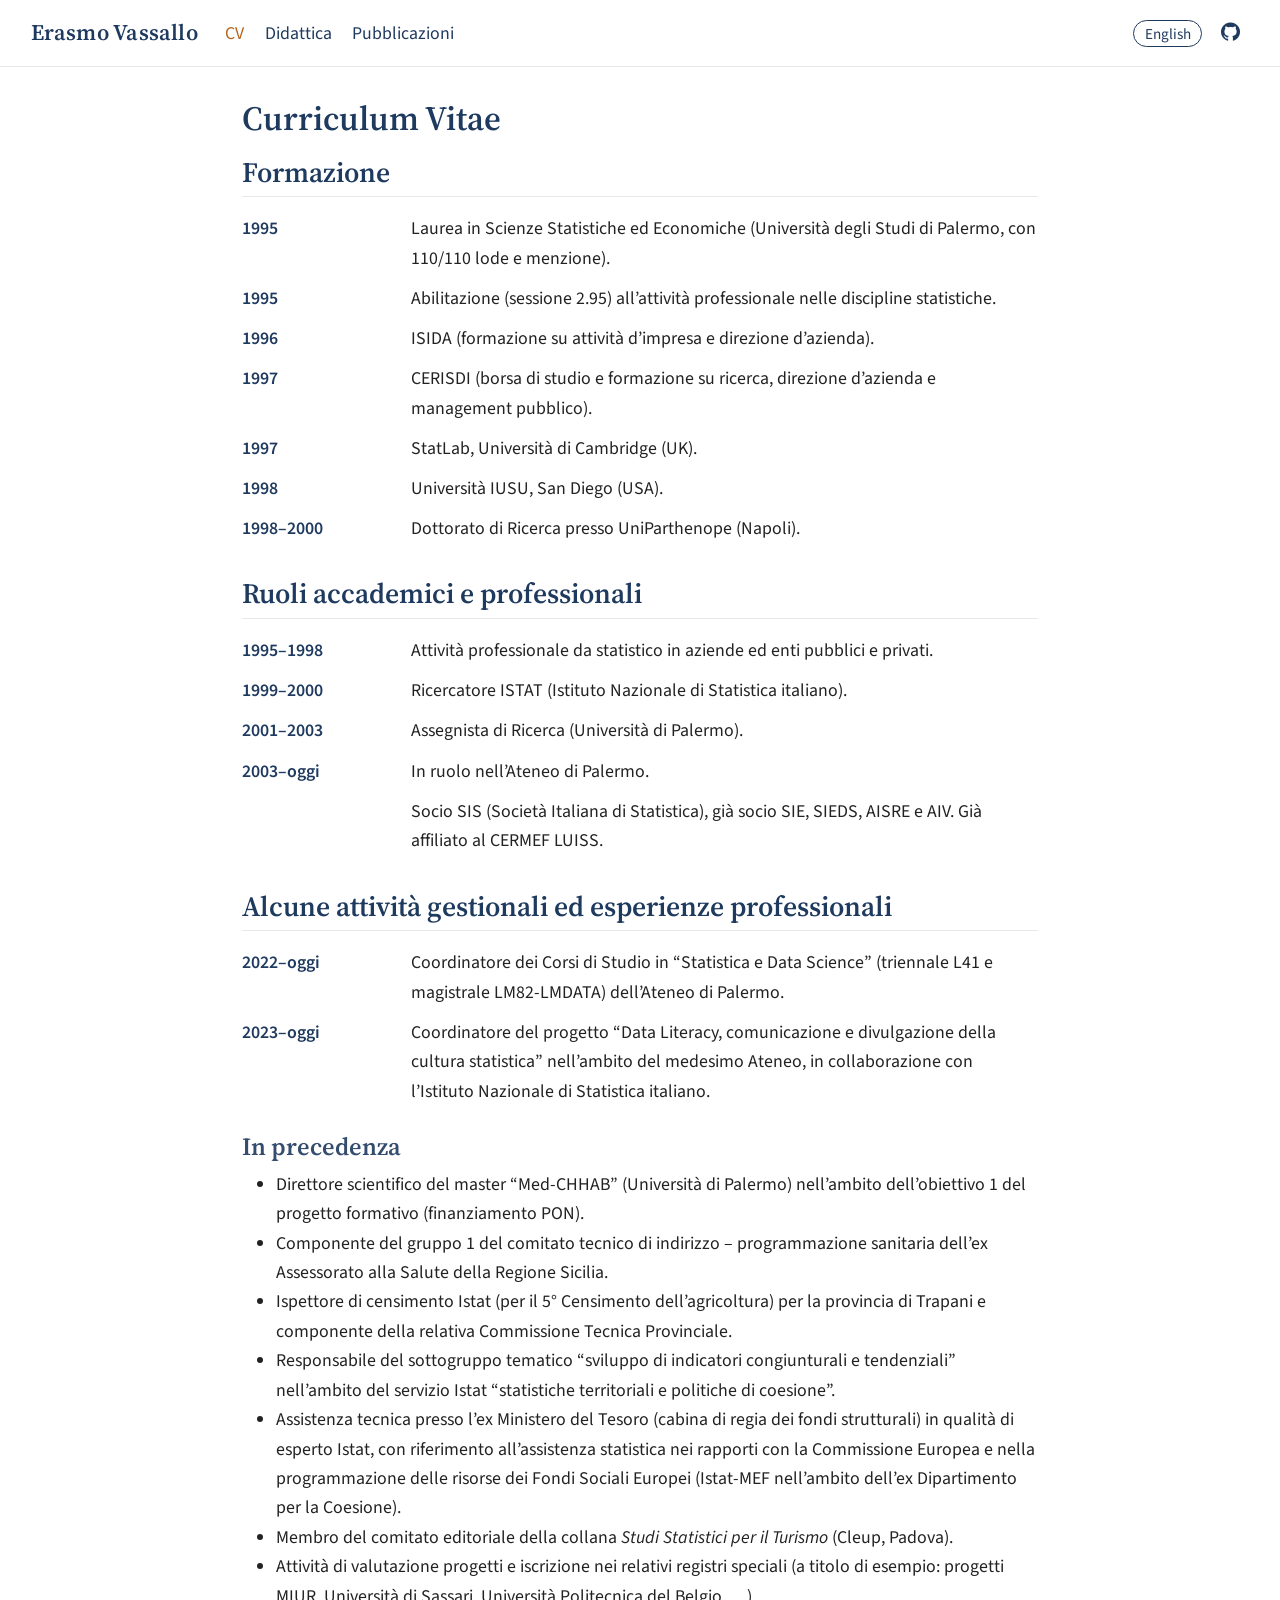
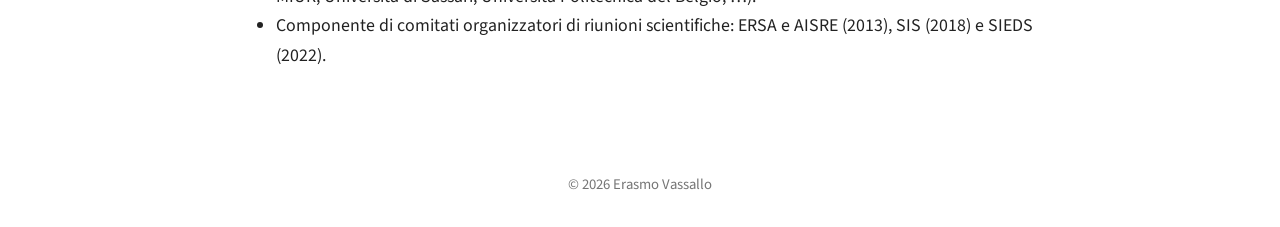
<file: docs/cv.html>
<!DOCTYPE html>
<html xmlns="http://www.w3.org/1999/xhtml" lang="it" xml:lang="it"><head>

<meta charset="utf-8">
<meta name="generator" content="quarto-1.10.20">

<meta name="viewport" content="width=device-width, initial-scale=1.0, user-scalable=yes">


<title>Curriculum Vitae – Erasmo Vassallo</title>
<style>
/* Default styles provided by pandoc.
** See https://pandoc.org/MANUAL.html#variables-for-html for config info.
*/
span.smallcaps{font-variant: small-caps;}
div.columns{display: flex; gap: 1.5em;}
div.column{flex: auto;}
@media screen {
div.columns{gap: min(4vw, 1.5em);}
div.column{overflow-x: auto;}
}
div.hanging-indent{margin-left: 1.5em; text-indent: -1.5em;}
ul.task-list{list-style: none;}
ul.task-list li input[type="checkbox"] {
  width: 0.8em;
  margin: 0 0.8em 0.2em -1em; /* quarto-specific, see https://github.com/quarto-dev/quarto-cli/issues/4556 */ 
  vertical-align: middle;
}
</style>


<script src="site_libs/quarto-nav/quarto-nav.js"></script>
<script src="site_libs/quarto-nav/headroom.min.js"></script>
<script src="site_libs/clipboard/clipboard.min.js"></script>
<script src="site_libs/quarto-html/quarto.js" type="module"></script>
<script src="site_libs/quarto-html/tabsets/tabsets.js" type="module"></script>
<script src="site_libs/quarto-html/popper.min.js"></script>
<script src="site_libs/quarto-html/tippy.umd.min.js"></script>
<script src="site_libs/quarto-html/anchor.min.js"></script>
<link href="site_libs/quarto-html/tippy.css" rel="stylesheet">
<link href="site_libs/quarto-html/quarto-syntax-highlighting-17888a1159294d3eb470f19f6f52f5a5.css" rel="stylesheet" id="quarto-text-highlighting-styles">
<script src="site_libs/bootstrap/bootstrap.min.js"></script>
<link href="site_libs/bootstrap/bootstrap-icons.css" rel="stylesheet">
<link href="site_libs/bootstrap/bootstrap-774c0f6e8bafb9ea1c40ec68e6dbd184.min.css" rel="stylesheet" append-hash="true" id="quarto-bootstrap" data-mode="light">
<script id="quarto-search-options" type="application/json">{
  "language": {
    "search-no-results-text": "Nessun risultato",
    "search-matching-documents-text": "documenti trovati",
    "search-copy-link-title": "Copiare il link nella ricerca",
    "search-hide-matches-text": "Nascondere i risultati aggiuntivi",
    "search-more-match-text": "ci sono altri risultati in questo documento",
    "search-more-matches-text": "ulteriori risultati in questo documento",
    "search-clear-button-title": "Pulire",
    "search-text-placeholder": "",
    "search-detached-cancel-button-title": "Cancellare",
    "search-submit-button-title": "Inviare",
    "search-label": "Ricerca"
  }
}</script>
<style>html{ scroll-behavior: smooth; }</style>


</head>

<body class="nav-fixed fullcontent quarto-light">

<div id="quarto-search-results"></div>
  <header id="quarto-header" class="headroom fixed-top">
    <nav class="navbar navbar-expand-lg " data-bs-theme="dark">
      <div class="navbar-container container-fluid">
      <div class="navbar-brand-container mx-auto">
    <a class="navbar-brand" href="./index.html">
    <span class="navbar-title">Erasmo Vassallo</span>
    </a>
  </div>
          <button class="navbar-toggler" type="button" data-bs-toggle="collapse" data-bs-target="#navbarCollapse" aria-controls="navbarCollapse" role="menu" aria-expanded="false" aria-label="Attiva/disattiva la navigazione" onclick="if (window.quartoToggleHeadroom) { window.quartoToggleHeadroom(); }">
  <span class="navbar-toggler-icon"></span>
</button>
          <div class="collapse navbar-collapse" id="navbarCollapse">
            <ul class="navbar-nav navbar-nav-scroll me-auto">
  <li class="nav-item">
    <a class="nav-link active" href="./cv.html" aria-current="page"> 
<span class="menu-text">CV</span></a>
  </li>  
  <li class="nav-item">
    <a class="nav-link" href="./didattica.html"> 
<span class="menu-text">Didattica</span></a>
  </li>  
  <li class="nav-item">
    <a class="nav-link" href="./pubblicazioni.html"> 
<span class="menu-text">Pubblicazioni</span></a>
  </li>  
</ul>
            <ul class="navbar-nav navbar-nav-scroll ms-auto">
  <li class="nav-item">
    <a class="nav-link" href="./en/index.html"> 
<span class="menu-text">English</span></a>
  </li>  
  <li class="nav-item compact">
    <a class="nav-link" href="https://github.com/erasmovassallo"> <i class="bi bi-github" role="img" aria-label="GitHub">
</i> 
<span class="menu-text"></span></a>
  </li>  
</ul>
          </div> <!-- /navcollapse -->
            <div class="quarto-navbar-tools">
</div>
      </div> <!-- /container-fluid -->
    </nav>
</header>
<!-- content -->
<div id="quarto-content" class="quarto-container page-columns page-rows-contents page-layout-article page-navbar">
<!-- sidebar -->
<!-- margin-sidebar -->
    
<!-- main -->
<main class="content" id="quarto-document-content">

<header id="title-block-header" class="quarto-title-block default">
<div class="quarto-title">
<h1 class="title">Curriculum Vitae</h1>
</div>



<div class="quarto-title-meta">

    
  
    
  </div>
  


</header>


<!--
Per offrire il CV in PDF: copiare il file in files/cv.pdf
e togliere i segni di commento dalla riga del pulsante qui sotto.
Per aggiungere una voce: copiare una riga "- [anno]{.year} [testo]{.what}" e modificarla.
-->
<!-- [Scarica il CV completo (PDF)](files/cv.pdf){.btn .btn-outline-primary} -->
<section id="formazione" class="level2">
<h2 class="anchored" data-anchor-id="formazione">Formazione</h2>
<div class="cv-timeline">
<ul>
<li><span class="year">1995</span> <span class="what">Laurea in Scienze Statistiche ed Economiche (Università degli Studi di Palermo, con 110/110 lode e menzione).</span></li>
<li><span class="year">1995</span> <span class="what">Abilitazione (sessione 2.95) all’attività professionale nelle discipline statistiche.</span></li>
<li><span class="year">1996</span> <span class="what">ISIDA (formazione su attività d’impresa e direzione d’azienda).</span></li>
<li><span class="year">1997</span> <span class="what">CERISDI (borsa di studio e formazione su ricerca, direzione d’azienda e management pubblico).</span></li>
<li><span class="year">1997</span> <span class="what">StatLab, Università di Cambridge (UK).</span></li>
<li><span class="year">1998</span> <span class="what">Università IUSU, San Diego (USA).</span></li>
<li><span class="year">1998–2000</span> <span class="what">Dottorato di Ricerca presso UniParthenope (Napoli).</span></li>
</ul>
</div>
</section>
<section id="ruoli-accademici-e-professionali" class="level2">
<h2 class="anchored" data-anchor-id="ruoli-accademici-e-professionali">Ruoli accademici e professionali</h2>
<div class="cv-timeline">
<ul>
<li><span class="year">1995–1998</span> <span class="what">Attività professionale da statistico in aziende ed enti pubblici e privati.</span></li>
<li><span class="year">1999–2000</span> <span class="what">Ricercatore ISTAT (Istituto Nazionale di Statistica italiano).</span></li>
<li><span class="year">2001–2003</span> <span class="what">Assegnista di Ricerca (Università di Palermo).</span></li>
<li><span class="year">2003–oggi</span> <span class="what">In ruolo nell’Ateneo di Palermo.</span></li>
<li><span class="year"></span> <span class="what">Socio SIS (Società Italiana di Statistica), già socio SIE, SIEDS, AISRE e AIV. Già affiliato al CERMEF LUISS.</span></li>
</ul>
</div>
</section>
<section id="alcune-attività-gestionali-ed-esperienze-professionali" class="level2">
<h2 class="anchored" data-anchor-id="alcune-attività-gestionali-ed-esperienze-professionali">Alcune attività gestionali ed esperienze professionali</h2>
<div class="cv-timeline">
<ul>
<li><span class="year">2022–oggi</span> <span class="what">Coordinatore dei Corsi di Studio in “Statistica e Data Science” (triennale L41 e magistrale LM82-LMDATA) dell’Ateneo di Palermo.</span></li>
<li><span class="year">2023–oggi</span> <span class="what">Coordinatore del progetto “Data Literacy, comunicazione e divulgazione della cultura statistica” nell’ambito del medesimo Ateneo, in collaborazione con l’Istituto Nazionale di Statistica italiano.</span></li>
</ul>
</div>
<section id="in-precedenza" class="level3">
<h3 class="anchored" data-anchor-id="in-precedenza">In precedenza</h3>
<ul>
<li>Direttore scientifico del master “Med-CHHAB” (Università di Palermo) nell’ambito dell’obiettivo 1 del progetto formativo (finanziamento PON).</li>
<li>Componente del gruppo 1 del comitato tecnico di indirizzo – programmazione sanitaria dell’ex Assessorato alla Salute della Regione Sicilia.</li>
<li>Ispettore di censimento Istat (per il 5° Censimento dell’agricoltura) per la provincia di Trapani e componente della relativa Commissione Tecnica Provinciale.</li>
<li>Responsabile del sottogruppo tematico “sviluppo di indicatori congiunturali e tendenziali” nell’ambito del servizio Istat “statistiche territoriali e politiche di coesione”.</li>
<li>Assistenza tecnica presso l’ex Ministero del Tesoro (cabina di regia dei fondi strutturali) in qualità di esperto Istat, con riferimento all’assistenza statistica nei rapporti con la Commissione Europea e nella programmazione delle risorse dei Fondi Sociali Europei (Istat-MEF nell’ambito dell’ex Dipartimento per la Coesione).</li>
<li>Membro del comitato editoriale della collana <em>Studi Statistici per il Turismo</em> (Cleup, Padova).</li>
<li>Attività di valutazione progetti e iscrizione nei relativi registri speciali (a titolo di esempio: progetti MIUR, Università di Sassari, Università Politecnica del Belgio, …).</li>
<li>Componente di comitati organizzatori di riunioni scientifiche: ERSA e AISRE (2013), SIS (2018) e SIEDS (2022).</li>
</ul>
<!--
Sezioni della versione precedente, per ora nascoste (togliere i segni di commento per ripristinarle):

## Ricerca

- []

## Didattica

- []

## Competenze

::: cv-list
- []
- []
:::
-->


</section>
</section>

</main> <!-- /main -->
<script>
/* Cambio lingua IT <-> EN
   Ogni pagina italiana ha una gemella inglese nella cartella en/.
   Per aggiungere una pagina: aggiungere la coppia qui sotto. */
(function () {
  var pairs = {
    "index.html": "en/index.html",
    "cv.html": "en/cv.html",
    "didattica.html": "en/teaching.html",
    "pubblicazioni.html": "en/publications.html"
  };
  var labelsEN = {
    "cv.html": "CV",
    "didattica.html": "Teaching",
    "pubblicazioni.html": "Publications"
  };

  var brand = document.querySelector("a.navbar-brand");
  if (!brand) return;
  // radice del sito, ricavata dal link del titolo (che punta a index.html)
  var root = new URL(brand.getAttribute("href"), window.location.href).href
    .replace(/index\.html$/, "");

  var here = window.location.href.split("#")[0].split("?")[0];
  var rel = here.indexOf(root) === 0 ? here.slice(root.length) : "";
  if (rel === "" || rel.slice(-1) === "/") rel += "index.html";

  var isEN = rel.indexOf("en/") === 0;
  var reverse = {};
  Object.keys(pairs).forEach(function (k) { reverse[pairs[k]] = k; });

  // il link "English" della barra di navigazione fa da selettore di lingua
  var sw = null;
  document.querySelectorAll("#navbarCollapse a.nav-link").forEach(function (a) {
    var t = new URL(a.getAttribute("href"), window.location.href).href;
    if (t === root + "en/index.html" || t === root + "en/") sw = a;
  });
  if (sw) { sw.classList.add("lang-switch"); sw.classList.remove("active"); }
  var swText = sw ? sw.querySelector(".menu-text") : null;

  if (isEN) {
    document.documentElement.setAttribute("lang", "en");
    brand.setAttribute("href", root + "en/index.html");
    document.querySelectorAll("#navbarCollapse a.nav-link").forEach(function (a) {
      if (a === sw) return;
      var target = new URL(a.getAttribute("href"), window.location.href).href;
      var key = target.indexOf(root) === 0 ? target.slice(root.length) : null;
      if (key && pairs[key]) {
        a.setAttribute("href", root + pairs[key]);
        var t = a.querySelector(".menu-text");
        if (t && labelsEN[key]) t.textContent = labelsEN[key];
        if (pairs[key] === rel) a.classList.add("active");
      }
    });
    if (sw) {
      sw.setAttribute("href", root + (reverse[rel] || "index.html"));
      sw.setAttribute("lang", "it");
      if (swText) swText.textContent = "Italiano";
    }
  } else if (sw) {
    sw.setAttribute("href", root + (pairs[rel] || "en/index.html"));
    sw.setAttribute("lang", "en");
  }
})();
</script>
<script id="quarto-html-after-body" type="application/javascript">
  window.document.addEventListener("DOMContentLoaded", function (event) {
    const icon = "";
    const anchorJS = new window.AnchorJS();
    anchorJS.options = {
      placement: 'right',
      icon: icon
    };
    anchorJS.add('.anchored');
    const isCodeAnnotation = (el) => {
      for (const clz of el.classList) {
        if (clz.startsWith('code-annotation-')) {                     
          return true;
        }
      }
      return false;
    }
    const onCopySuccess = function(e) {
      // button target
      const button = e.trigger;
      // don't keep focus
      button.blur();
      // flash "checked"
      button.classList.add('code-copy-button-checked');
      var currentTitle = button.getAttribute("title");
      button.setAttribute("title", "Copiato!");
      let tooltip;
      if (window.bootstrap) {
        button.setAttribute("data-bs-toggle", "tooltip");
        button.setAttribute("data-bs-placement", "left");
        button.setAttribute("data-bs-title", "Copiato!");
        tooltip = new bootstrap.Tooltip(button, 
          { trigger: "manual", 
            customClass: "code-copy-button-tooltip",
            offset: [0, -8]});
        tooltip.show();    
      }
      setTimeout(function() {
        if (tooltip) {
          tooltip.hide();
          button.removeAttribute("data-bs-title");
          button.removeAttribute("data-bs-toggle");
          button.removeAttribute("data-bs-placement");
        }
        button.setAttribute("title", currentTitle);
        button.classList.remove('code-copy-button-checked');
      }, 1000);
      // clear code selection
      e.clearSelection();
    }
    const getTextToCopy = function(trigger) {
      const outerScaffold = trigger.parentElement.cloneNode(true);
      const codeEl = outerScaffold.querySelector('code');
      for (const childEl of codeEl.children) {
        if (isCodeAnnotation(childEl)) {
          childEl.remove();
        }
      }
      return codeEl.innerText;
    }
    const clipboard = new window.ClipboardJS('.code-copy-button:not([data-in-quarto-modal])', {
      text: getTextToCopy
    });
    clipboard.on('success', onCopySuccess);
    if (window.document.getElementById('quarto-embedded-source-code-modal')) {
      const clipboardModal = new window.ClipboardJS('.code-copy-button[data-in-quarto-modal]', {
        text: getTextToCopy,
        container: window.document.getElementById('quarto-embedded-source-code-modal')
      });
      clipboardModal.on('success', onCopySuccess);
    }
      var localhostRegex = new RegExp(/^(?:http|https):\/\/localhost\:?[0-9]*\//);
      var mailtoRegex = new RegExp(/^mailto:/);
        var filterRegex = new RegExp("https:\/\/erasmovassallo\.github\.io");
      var isInternal = (href) => {
          return filterRegex.test(href) || localhostRegex.test(href) || mailtoRegex.test(href);
      }
      // Inspect non-navigation links and adorn them if external
     var links = window.document.querySelectorAll('a[href]:not(.nav-link):not(.navbar-brand):not(.toc-action):not(.sidebar-link):not(.sidebar-item-toggle):not(.pagination-link):not(.no-external):not([aria-hidden]):not(.dropdown-item):not(.quarto-navigation-tool):not(.about-link)');
      for (var i=0; i<links.length; i++) {
        const link = links[i];
        if (!isInternal(link.href)) {
          // undo the damage that might have been done by quarto-nav.js in the case of
          // links that we want to consider external
          if (link.dataset.originalHref !== undefined) {
            link.href = link.dataset.originalHref;
          }
        }
      }
    function tippyHover(el, contentFn, onTriggerFn, onUntriggerFn) {
      const config = {
        allowHTML: true,
        maxWidth: 500,
        delay: 100,
        arrow: false,
        appendTo: function(el) {
            return el.parentElement;
        },
        interactive: true,
        interactiveBorder: 10,
        theme: 'quarto',
        placement: 'bottom-start',
      };
      if (contentFn) {
        config.content = contentFn;
      }
      if (onTriggerFn) {
        config.onTrigger = onTriggerFn;
      }
      if (onUntriggerFn) {
        config.onUntrigger = onUntriggerFn;
      }
      window.tippy(el, config); 
    }
    const noterefs = window.document.querySelectorAll('a[role="doc-noteref"]');
    for (var i=0; i<noterefs.length; i++) {
      const ref = noterefs[i];
      tippyHover(ref, function() {
        // use id or data attribute instead here
        let href = ref.getAttribute('data-footnote-href') || ref.getAttribute('href');
        try { href = new URL(href).hash; } catch {}
        const id = href.replace(/^#\/?/, "");
        const note = window.document.getElementById(id);
        if (note) {
          return note.innerHTML;
        } else {
          return "";
        }
      });
    }
    const xrefs = window.document.querySelectorAll('a.quarto-xref');
    const processXRef = (id, note) => {
      // Strip column container classes
      const stripColumnClz = (el) => {
        el.classList.remove("page-full", "page-columns");
        if (el.children) {
          for (const child of el.children) {
            stripColumnClz(child);
          }
        }
      }
      stripColumnClz(note)
      if (id === null || id.startsWith('sec-')) {
        // Special case sections, only their first couple elements
        const container = document.createElement("div");
        if (note.children && note.children.length > 2) {
          container.appendChild(note.children[0].cloneNode(true));
          for (let i = 1; i < note.children.length; i++) {
            const child = note.children[i];
            if (child.tagName === "P" && child.innerText === "") {
              continue;
            } else {
              container.appendChild(child.cloneNode(true));
              break;
            }
          }
          if (window.Quarto?.typesetMath) {
            window.Quarto.typesetMath(container);
          }
          return container.innerHTML
        } else {
          if (window.Quarto?.typesetMath) {
            window.Quarto.typesetMath(note);
          }
          return note.innerHTML;
        }
      } else {
        // Remove any anchor links if they are present
        const anchorLink = note.querySelector('a.anchorjs-link');
        if (anchorLink) {
          anchorLink.remove();
        }
        if (window.Quarto?.typesetMath) {
          window.Quarto.typesetMath(note);
        }
        if (note.classList.contains("callout")) {
          return note.outerHTML;
        } else {
          return note.innerHTML;
        }
      }
    }
    for (var i=0; i<xrefs.length; i++) {
      const xref = xrefs[i];
      tippyHover(xref, undefined, function(instance) {
        instance.disable();
        let url = xref.getAttribute('href');
        let hash = undefined; 
        if (url.startsWith('#')) {
          hash = url;
        } else {
          try { hash = new URL(url).hash; } catch {}
        }
        if (hash) {
          const id = hash.replace(/^#\/?/, "");
          const note = window.document.getElementById(id);
          if (note !== null) {
            try {
              const html = processXRef(id, note.cloneNode(true));
              instance.setContent(html);
            } finally {
              instance.enable();
              instance.show();
            }
          } else {
            // See if we can fetch this
            fetch(url.split('#')[0])
            .then(res => res.text())
            .then(html => {
              const parser = new DOMParser();
              const htmlDoc = parser.parseFromString(html, "text/html");
              const note = htmlDoc.getElementById(id);
              if (note !== null) {
                const html = processXRef(id, note);
                instance.setContent(html);
              } 
            }).finally(() => {
              instance.enable();
              instance.show();
            });
          }
        } else {
          // See if we can fetch a full url (with no hash to target)
          // This is a special case and we should probably do some content thinning / targeting
          fetch(url)
          .then(res => res.text())
          .then(html => {
            const parser = new DOMParser();
            const htmlDoc = parser.parseFromString(html, "text/html");
            const note = htmlDoc.querySelector('main.content');
            if (note !== null) {
              // This should only happen for chapter cross references
              // (since there is no id in the URL)
              // remove the first header
              if (note.children.length > 0 && note.children[0].tagName === "HEADER") {
                note.children[0].remove();
              }
              const html = processXRef(null, note);
              instance.setContent(html);
            } 
          }).finally(() => {
            instance.enable();
            instance.show();
          });
        }
      }, function(instance) {
      });
    }
        let selectedAnnoteEl;
        const selectorForAnnotation = ( cell, annotation) => {
          let cellAttr = 'data-code-cell="' + cell + '"';
          let lineAttr = 'data-code-annotation="' +  annotation + '"';
          const selector = 'span[' + cellAttr + '][' + lineAttr + ']';
          return selector;
        }
        const selectCodeLines = (annoteEl) => {
          const doc = window.document;
          const targetCell = annoteEl.getAttribute("data-target-cell");
          const targetAnnotation = annoteEl.getAttribute("data-target-annotation");
          const annoteSpan = window.document.querySelector(selectorForAnnotation(targetCell, targetAnnotation));
          const lines = annoteSpan.getAttribute("data-code-lines").split(",");
          const lineIds = lines.map((line) => {
            return targetCell + "-" + line;
          })
          let top = null;
          let height = null;
          let parent = null;
          if (lineIds.length > 0) {
              //compute the position of the single el (top and bottom and make a div)
              const el = window.document.getElementById(lineIds[0]);
              top = el.offsetTop;
              height = el.offsetHeight;
              parent = el.parentElement.parentElement;
            if (lineIds.length > 1) {
              const lastEl = window.document.getElementById(lineIds[lineIds.length - 1]);
              const bottom = lastEl.offsetTop + lastEl.offsetHeight;
              height = bottom - top;
            }
            if (top !== null && height !== null && parent !== null) {
              // cook up a div (if necessary) and position it 
              let div = window.document.getElementById("code-annotation-line-highlight");
              if (div === null) {
                div = window.document.createElement("div");
                div.setAttribute("id", "code-annotation-line-highlight");
                div.style.position = 'absolute';
                parent.appendChild(div);
              }
              div.style.top = top - 2 + "px";
              div.style.height = height + 4 + "px";
              div.style.left = 0;
              let gutterDiv = window.document.getElementById("code-annotation-line-highlight-gutter");
              if (gutterDiv === null) {
                gutterDiv = window.document.createElement("div");
                gutterDiv.setAttribute("id", "code-annotation-line-highlight-gutter");
                gutterDiv.style.position = 'absolute';
                const codeCell = window.document.getElementById(targetCell);
                const gutter = codeCell.querySelector('.code-annotation-gutter');
                gutter.appendChild(gutterDiv);
              }
              gutterDiv.style.top = top - 2 + "px";
              gutterDiv.style.height = height + 4 + "px";
            }
            selectedAnnoteEl = annoteEl;
          }
        };
        const unselectCodeLines = () => {
          const elementsIds = ["code-annotation-line-highlight", "code-annotation-line-highlight-gutter"];
          elementsIds.forEach((elId) => {
            const div = window.document.getElementById(elId);
            if (div) {
              div.remove();
            }
          });
          selectedAnnoteEl = undefined;
        };
          // Handle positioning of the toggle
      window.addEventListener(
        "resize",
        throttle(() => {
          elRect = undefined;
          if (selectedAnnoteEl) {
            selectCodeLines(selectedAnnoteEl);
          }
        }, 10)
      );
      function throttle(fn, ms) {
      let throttle = false;
      let timer;
        return (...args) => {
          if(!throttle) { // first call gets through
              fn.apply(this, args);
              throttle = true;
          } else { // all the others get throttled
              if(timer) clearTimeout(timer); // cancel #2
              timer = setTimeout(() => {
                fn.apply(this, args);
                timer = throttle = false;
              }, ms);
          }
        };
      }
        // Attach click handler to the DT
        const annoteDls = window.document.querySelectorAll('dt[data-target-cell]');
        for (const annoteDlNode of annoteDls) {
          annoteDlNode.addEventListener('click', (event) => {
            const clickedEl = event.target;
            if (clickedEl !== selectedAnnoteEl) {
              unselectCodeLines();
              const activeEl = window.document.querySelector('dt[data-target-cell].code-annotation-active');
              if (activeEl) {
                activeEl.classList.remove('code-annotation-active');
              }
              selectCodeLines(clickedEl);
              clickedEl.classList.add('code-annotation-active');
            } else {
              // Unselect the line
              unselectCodeLines();
              clickedEl.classList.remove('code-annotation-active');
            }
          });
        }
    const findCites = (el) => {
      const parentEl = el.parentElement;
      if (parentEl) {
        const cites = parentEl.dataset.cites;
        if (cites) {
          return {
            el,
            cites: cites.split(' ')
          };
        } else {
          return findCites(el.parentElement)
        }
      } else {
        return undefined;
      }
    };
    var bibliorefs = window.document.querySelectorAll('a[role="doc-biblioref"]');
    for (var i=0; i<bibliorefs.length; i++) {
      const ref = bibliorefs[i];
      const citeInfo = findCites(ref);
      if (citeInfo) {
        tippyHover(citeInfo.el, function() {
          var popup = window.document.createElement('div');
          citeInfo.cites.forEach(function(cite) {
            var citeDiv = window.document.createElement('div');
            citeDiv.classList.add('hanging-indent');
            citeDiv.classList.add('csl-entry');
            var biblioDiv = window.document.getElementById('ref-' + cite);
            if (biblioDiv) {
              citeDiv.innerHTML = biblioDiv.innerHTML;
            }
            popup.appendChild(citeDiv);
          });
          return popup.innerHTML;
        });
      }
    }
  });
  </script>
</div> <!-- /content -->
<footer class="footer">
  <div class="nav-footer">
    <div class="nav-footer-left">
      &nbsp;
    </div>   
    <div class="nav-footer-center">
<p>© 2026 Erasmo Vassallo</p>
</div>
    <div class="nav-footer-right">
      &nbsp;
    </div>
  </div>
</footer>




<script src="site_libs/quarto-html/zenscroll-min.js"></script>
</body></html>
</file>
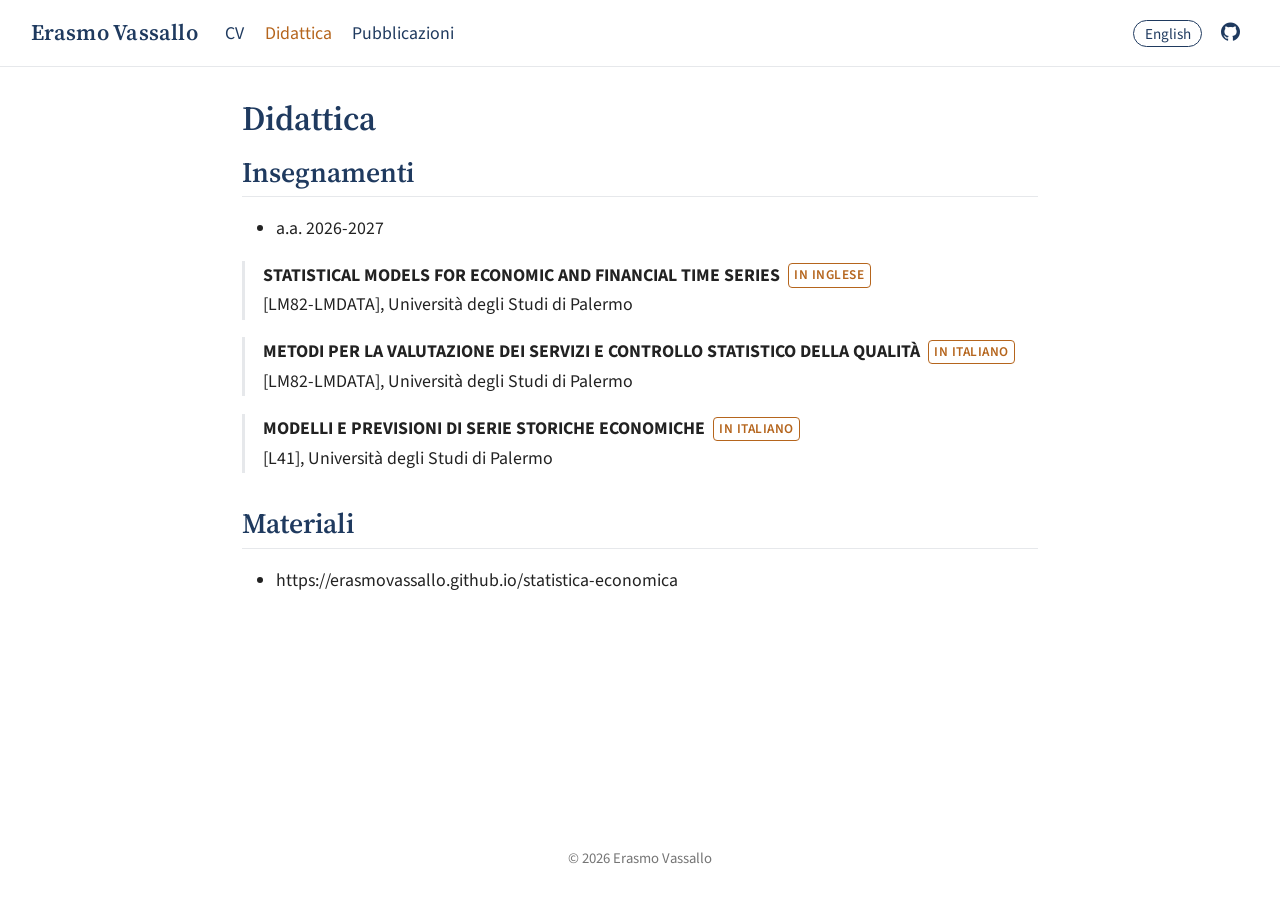
<file: docs/didattica.html>
<!DOCTYPE html>
<html xmlns="http://www.w3.org/1999/xhtml" lang="it" xml:lang="it"><head>

<meta charset="utf-8">
<meta name="generator" content="quarto-1.10.20">

<meta name="viewport" content="width=device-width, initial-scale=1.0, user-scalable=yes">


<title>Didattica – Erasmo Vassallo</title>
<style>
/* Default styles provided by pandoc.
** See https://pandoc.org/MANUAL.html#variables-for-html for config info.
*/
span.smallcaps{font-variant: small-caps;}
div.columns{display: flex; gap: 1.5em;}
div.column{flex: auto;}
@media screen {
div.columns{gap: min(4vw, 1.5em);}
div.column{overflow-x: auto;}
}
div.hanging-indent{margin-left: 1.5em; text-indent: -1.5em;}
ul.task-list{list-style: none;}
ul.task-list li input[type="checkbox"] {
  width: 0.8em;
  margin: 0 0.8em 0.2em -1em; /* quarto-specific, see https://github.com/quarto-dev/quarto-cli/issues/4556 */ 
  vertical-align: middle;
}
</style>


<script src="site_libs/quarto-nav/quarto-nav.js"></script>
<script src="site_libs/quarto-nav/headroom.min.js"></script>
<script src="site_libs/clipboard/clipboard.min.js"></script>
<script src="site_libs/quarto-html/quarto.js" type="module"></script>
<script src="site_libs/quarto-html/tabsets/tabsets.js" type="module"></script>
<script src="site_libs/quarto-html/popper.min.js"></script>
<script src="site_libs/quarto-html/tippy.umd.min.js"></script>
<script src="site_libs/quarto-html/anchor.min.js"></script>
<link href="site_libs/quarto-html/tippy.css" rel="stylesheet">
<link href="site_libs/quarto-html/quarto-syntax-highlighting-17888a1159294d3eb470f19f6f52f5a5.css" rel="stylesheet" id="quarto-text-highlighting-styles">
<script src="site_libs/bootstrap/bootstrap.min.js"></script>
<link href="site_libs/bootstrap/bootstrap-icons.css" rel="stylesheet">
<link href="site_libs/bootstrap/bootstrap-774c0f6e8bafb9ea1c40ec68e6dbd184.min.css" rel="stylesheet" append-hash="true" id="quarto-bootstrap" data-mode="light">
<script id="quarto-search-options" type="application/json">{
  "language": {
    "search-no-results-text": "Nessun risultato",
    "search-matching-documents-text": "documenti trovati",
    "search-copy-link-title": "Copiare il link nella ricerca",
    "search-hide-matches-text": "Nascondere i risultati aggiuntivi",
    "search-more-match-text": "ci sono altri risultati in questo documento",
    "search-more-matches-text": "ulteriori risultati in questo documento",
    "search-clear-button-title": "Pulire",
    "search-text-placeholder": "",
    "search-detached-cancel-button-title": "Cancellare",
    "search-submit-button-title": "Inviare",
    "search-label": "Ricerca"
  }
}</script>
<style>html{ scroll-behavior: smooth; }</style>


</head>

<body class="nav-fixed fullcontent quarto-light">

<div id="quarto-search-results"></div>
  <header id="quarto-header" class="headroom fixed-top">
    <nav class="navbar navbar-expand-lg " data-bs-theme="dark">
      <div class="navbar-container container-fluid">
      <div class="navbar-brand-container mx-auto">
    <a class="navbar-brand" href="./index.html">
    <span class="navbar-title">Erasmo Vassallo</span>
    </a>
  </div>
          <button class="navbar-toggler" type="button" data-bs-toggle="collapse" data-bs-target="#navbarCollapse" aria-controls="navbarCollapse" role="menu" aria-expanded="false" aria-label="Attiva/disattiva la navigazione" onclick="if (window.quartoToggleHeadroom) { window.quartoToggleHeadroom(); }">
  <span class="navbar-toggler-icon"></span>
</button>
          <div class="collapse navbar-collapse" id="navbarCollapse">
            <ul class="navbar-nav navbar-nav-scroll me-auto">
  <li class="nav-item">
    <a class="nav-link" href="./cv.html"> 
<span class="menu-text">CV</span></a>
  </li>  
  <li class="nav-item">
    <a class="nav-link active" href="./didattica.html" aria-current="page"> 
<span class="menu-text">Didattica</span></a>
  </li>  
  <li class="nav-item">
    <a class="nav-link" href="./pubblicazioni.html"> 
<span class="menu-text">Pubblicazioni</span></a>
  </li>  
</ul>
            <ul class="navbar-nav navbar-nav-scroll ms-auto">
  <li class="nav-item">
    <a class="nav-link" href="./en/index.html"> 
<span class="menu-text">English</span></a>
  </li>  
  <li class="nav-item compact">
    <a class="nav-link" href="https://github.com/erasmovassallo"> <i class="bi bi-github" role="img" aria-label="GitHub">
</i> 
<span class="menu-text"></span></a>
  </li>  
</ul>
          </div> <!-- /navcollapse -->
            <div class="quarto-navbar-tools">
</div>
      </div> <!-- /container-fluid -->
    </nav>
</header>
<!-- content -->
<div id="quarto-content" class="quarto-container page-columns page-rows-contents page-layout-article page-navbar">
<!-- sidebar -->
<!-- margin-sidebar -->
    
<!-- main -->
<main class="content" id="quarto-document-content">

<header id="title-block-header" class="quarto-title-block default">
<div class="quarto-title">
<h1 class="title">Didattica</h1>
</div>



<div class="quarto-title-meta">

    
  
    
  </div>
  


</header>


<!--
Aggiornare corsi, anni accademici e corsi di laurea.
-->
<section id="insegnamenti" class="level2">
<h2 class="anchored" data-anchor-id="insegnamenti">Insegnamenti</h2>
<ul>
<li>a.a. 2026-2027</li>
</ul>
<div class="cv-list">
<ul>
<li><p><strong>STATISTICAL MODELS FOR ECONOMIC AND FINANCIAL TIME SERIES</strong> <span class="badge-status">in inglese</span><br>
[LM82-LMDATA], Università degli Studi di Palermo<br>
</p></li>
<li><p><strong>METODI PER LA VALUTAZIONE DEI SERVIZI E CONTROLLO STATISTICO DELLA QUALITÀ</strong> <span class="badge-status">in italiano</span><br>
[LM82-LMDATA], Università degli Studi di Palermo<br>
</p></li>
<li><p><strong>MODELLI E PREVISIONI DI SERIE STORICHE ECONOMICHE</strong> <span class="badge-status">in italiano</span><br>
[L41], Università degli Studi di Palermo<br>
</p></li>
</ul>
</div>
</section>
<section id="materiali" class="level2">
<h2 class="anchored" data-anchor-id="materiali">Materiali</h2>
<!-- Inserire qui i link a slide, dispense, script R/Python, ad esempio:
- [Slide della lezione 1](files/lezione1.pdf)
-->
<ul>
<li>https://erasmovassallo.github.io/statistica-economica</li>
</ul>


</section>

</main> <!-- /main -->
<script>
/* Cambio lingua IT <-> EN
   Ogni pagina italiana ha una gemella inglese nella cartella en/.
   Per aggiungere una pagina: aggiungere la coppia qui sotto. */
(function () {
  var pairs = {
    "index.html": "en/index.html",
    "cv.html": "en/cv.html",
    "didattica.html": "en/teaching.html",
    "pubblicazioni.html": "en/publications.html"
  };
  var labelsEN = {
    "cv.html": "CV",
    "didattica.html": "Teaching",
    "pubblicazioni.html": "Publications"
  };

  var brand = document.querySelector("a.navbar-brand");
  if (!brand) return;
  // radice del sito, ricavata dal link del titolo (che punta a index.html)
  var root = new URL(brand.getAttribute("href"), window.location.href).href
    .replace(/index\.html$/, "");

  var here = window.location.href.split("#")[0].split("?")[0];
  var rel = here.indexOf(root) === 0 ? here.slice(root.length) : "";
  if (rel === "" || rel.slice(-1) === "/") rel += "index.html";

  var isEN = rel.indexOf("en/") === 0;
  var reverse = {};
  Object.keys(pairs).forEach(function (k) { reverse[pairs[k]] = k; });

  // il link "English" della barra di navigazione fa da selettore di lingua
  var sw = null;
  document.querySelectorAll("#navbarCollapse a.nav-link").forEach(function (a) {
    var t = new URL(a.getAttribute("href"), window.location.href).href;
    if (t === root + "en/index.html" || t === root + "en/") sw = a;
  });
  if (sw) { sw.classList.add("lang-switch"); sw.classList.remove("active"); }
  var swText = sw ? sw.querySelector(".menu-text") : null;

  if (isEN) {
    document.documentElement.setAttribute("lang", "en");
    brand.setAttribute("href", root + "en/index.html");
    document.querySelectorAll("#navbarCollapse a.nav-link").forEach(function (a) {
      if (a === sw) return;
      var target = new URL(a.getAttribute("href"), window.location.href).href;
      var key = target.indexOf(root) === 0 ? target.slice(root.length) : null;
      if (key && pairs[key]) {
        a.setAttribute("href", root + pairs[key]);
        var t = a.querySelector(".menu-text");
        if (t && labelsEN[key]) t.textContent = labelsEN[key];
        if (pairs[key] === rel) a.classList.add("active");
      }
    });
    if (sw) {
      sw.setAttribute("href", root + (reverse[rel] || "index.html"));
      sw.setAttribute("lang", "it");
      if (swText) swText.textContent = "Italiano";
    }
  } else if (sw) {
    sw.setAttribute("href", root + (pairs[rel] || "en/index.html"));
    sw.setAttribute("lang", "en");
  }
})();
</script>
<script id="quarto-html-after-body" type="application/javascript">
  window.document.addEventListener("DOMContentLoaded", function (event) {
    const icon = "";
    const anchorJS = new window.AnchorJS();
    anchorJS.options = {
      placement: 'right',
      icon: icon
    };
    anchorJS.add('.anchored');
    const isCodeAnnotation = (el) => {
      for (const clz of el.classList) {
        if (clz.startsWith('code-annotation-')) {                     
          return true;
        }
      }
      return false;
    }
    const onCopySuccess = function(e) {
      // button target
      const button = e.trigger;
      // don't keep focus
      button.blur();
      // flash "checked"
      button.classList.add('code-copy-button-checked');
      var currentTitle = button.getAttribute("title");
      button.setAttribute("title", "Copiato!");
      let tooltip;
      if (window.bootstrap) {
        button.setAttribute("data-bs-toggle", "tooltip");
        button.setAttribute("data-bs-placement", "left");
        button.setAttribute("data-bs-title", "Copiato!");
        tooltip = new bootstrap.Tooltip(button, 
          { trigger: "manual", 
            customClass: "code-copy-button-tooltip",
            offset: [0, -8]});
        tooltip.show();    
      }
      setTimeout(function() {
        if (tooltip) {
          tooltip.hide();
          button.removeAttribute("data-bs-title");
          button.removeAttribute("data-bs-toggle");
          button.removeAttribute("data-bs-placement");
        }
        button.setAttribute("title", currentTitle);
        button.classList.remove('code-copy-button-checked');
      }, 1000);
      // clear code selection
      e.clearSelection();
    }
    const getTextToCopy = function(trigger) {
      const outerScaffold = trigger.parentElement.cloneNode(true);
      const codeEl = outerScaffold.querySelector('code');
      for (const childEl of codeEl.children) {
        if (isCodeAnnotation(childEl)) {
          childEl.remove();
        }
      }
      return codeEl.innerText;
    }
    const clipboard = new window.ClipboardJS('.code-copy-button:not([data-in-quarto-modal])', {
      text: getTextToCopy
    });
    clipboard.on('success', onCopySuccess);
    if (window.document.getElementById('quarto-embedded-source-code-modal')) {
      const clipboardModal = new window.ClipboardJS('.code-copy-button[data-in-quarto-modal]', {
        text: getTextToCopy,
        container: window.document.getElementById('quarto-embedded-source-code-modal')
      });
      clipboardModal.on('success', onCopySuccess);
    }
      var localhostRegex = new RegExp(/^(?:http|https):\/\/localhost\:?[0-9]*\//);
      var mailtoRegex = new RegExp(/^mailto:/);
        var filterRegex = new RegExp("https:\/\/erasmovassallo\.github\.io");
      var isInternal = (href) => {
          return filterRegex.test(href) || localhostRegex.test(href) || mailtoRegex.test(href);
      }
      // Inspect non-navigation links and adorn them if external
     var links = window.document.querySelectorAll('a[href]:not(.nav-link):not(.navbar-brand):not(.toc-action):not(.sidebar-link):not(.sidebar-item-toggle):not(.pagination-link):not(.no-external):not([aria-hidden]):not(.dropdown-item):not(.quarto-navigation-tool):not(.about-link)');
      for (var i=0; i<links.length; i++) {
        const link = links[i];
        if (!isInternal(link.href)) {
          // undo the damage that might have been done by quarto-nav.js in the case of
          // links that we want to consider external
          if (link.dataset.originalHref !== undefined) {
            link.href = link.dataset.originalHref;
          }
        }
      }
    function tippyHover(el, contentFn, onTriggerFn, onUntriggerFn) {
      const config = {
        allowHTML: true,
        maxWidth: 500,
        delay: 100,
        arrow: false,
        appendTo: function(el) {
            return el.parentElement;
        },
        interactive: true,
        interactiveBorder: 10,
        theme: 'quarto',
        placement: 'bottom-start',
      };
      if (contentFn) {
        config.content = contentFn;
      }
      if (onTriggerFn) {
        config.onTrigger = onTriggerFn;
      }
      if (onUntriggerFn) {
        config.onUntrigger = onUntriggerFn;
      }
      window.tippy(el, config); 
    }
    const noterefs = window.document.querySelectorAll('a[role="doc-noteref"]');
    for (var i=0; i<noterefs.length; i++) {
      const ref = noterefs[i];
      tippyHover(ref, function() {
        // use id or data attribute instead here
        let href = ref.getAttribute('data-footnote-href') || ref.getAttribute('href');
        try { href = new URL(href).hash; } catch {}
        const id = href.replace(/^#\/?/, "");
        const note = window.document.getElementById(id);
        if (note) {
          return note.innerHTML;
        } else {
          return "";
        }
      });
    }
    const xrefs = window.document.querySelectorAll('a.quarto-xref');
    const processXRef = (id, note) => {
      // Strip column container classes
      const stripColumnClz = (el) => {
        el.classList.remove("page-full", "page-columns");
        if (el.children) {
          for (const child of el.children) {
            stripColumnClz(child);
          }
        }
      }
      stripColumnClz(note)
      if (id === null || id.startsWith('sec-')) {
        // Special case sections, only their first couple elements
        const container = document.createElement("div");
        if (note.children && note.children.length > 2) {
          container.appendChild(note.children[0].cloneNode(true));
          for (let i = 1; i < note.children.length; i++) {
            const child = note.children[i];
            if (child.tagName === "P" && child.innerText === "") {
              continue;
            } else {
              container.appendChild(child.cloneNode(true));
              break;
            }
          }
          if (window.Quarto?.typesetMath) {
            window.Quarto.typesetMath(container);
          }
          return container.innerHTML
        } else {
          if (window.Quarto?.typesetMath) {
            window.Quarto.typesetMath(note);
          }
          return note.innerHTML;
        }
      } else {
        // Remove any anchor links if they are present
        const anchorLink = note.querySelector('a.anchorjs-link');
        if (anchorLink) {
          anchorLink.remove();
        }
        if (window.Quarto?.typesetMath) {
          window.Quarto.typesetMath(note);
        }
        if (note.classList.contains("callout")) {
          return note.outerHTML;
        } else {
          return note.innerHTML;
        }
      }
    }
    for (var i=0; i<xrefs.length; i++) {
      const xref = xrefs[i];
      tippyHover(xref, undefined, function(instance) {
        instance.disable();
        let url = xref.getAttribute('href');
        let hash = undefined; 
        if (url.startsWith('#')) {
          hash = url;
        } else {
          try { hash = new URL(url).hash; } catch {}
        }
        if (hash) {
          const id = hash.replace(/^#\/?/, "");
          const note = window.document.getElementById(id);
          if (note !== null) {
            try {
              const html = processXRef(id, note.cloneNode(true));
              instance.setContent(html);
            } finally {
              instance.enable();
              instance.show();
            }
          } else {
            // See if we can fetch this
            fetch(url.split('#')[0])
            .then(res => res.text())
            .then(html => {
              const parser = new DOMParser();
              const htmlDoc = parser.parseFromString(html, "text/html");
              const note = htmlDoc.getElementById(id);
              if (note !== null) {
                const html = processXRef(id, note);
                instance.setContent(html);
              } 
            }).finally(() => {
              instance.enable();
              instance.show();
            });
          }
        } else {
          // See if we can fetch a full url (with no hash to target)
          // This is a special case and we should probably do some content thinning / targeting
          fetch(url)
          .then(res => res.text())
          .then(html => {
            const parser = new DOMParser();
            const htmlDoc = parser.parseFromString(html, "text/html");
            const note = htmlDoc.querySelector('main.content');
            if (note !== null) {
              // This should only happen for chapter cross references
              // (since there is no id in the URL)
              // remove the first header
              if (note.children.length > 0 && note.children[0].tagName === "HEADER") {
                note.children[0].remove();
              }
              const html = processXRef(null, note);
              instance.setContent(html);
            } 
          }).finally(() => {
            instance.enable();
            instance.show();
          });
        }
      }, function(instance) {
      });
    }
        let selectedAnnoteEl;
        const selectorForAnnotation = ( cell, annotation) => {
          let cellAttr = 'data-code-cell="' + cell + '"';
          let lineAttr = 'data-code-annotation="' +  annotation + '"';
          const selector = 'span[' + cellAttr + '][' + lineAttr + ']';
          return selector;
        }
        const selectCodeLines = (annoteEl) => {
          const doc = window.document;
          const targetCell = annoteEl.getAttribute("data-target-cell");
          const targetAnnotation = annoteEl.getAttribute("data-target-annotation");
          const annoteSpan = window.document.querySelector(selectorForAnnotation(targetCell, targetAnnotation));
          const lines = annoteSpan.getAttribute("data-code-lines").split(",");
          const lineIds = lines.map((line) => {
            return targetCell + "-" + line;
          })
          let top = null;
          let height = null;
          let parent = null;
          if (lineIds.length > 0) {
              //compute the position of the single el (top and bottom and make a div)
              const el = window.document.getElementById(lineIds[0]);
              top = el.offsetTop;
              height = el.offsetHeight;
              parent = el.parentElement.parentElement;
            if (lineIds.length > 1) {
              const lastEl = window.document.getElementById(lineIds[lineIds.length - 1]);
              const bottom = lastEl.offsetTop + lastEl.offsetHeight;
              height = bottom - top;
            }
            if (top !== null && height !== null && parent !== null) {
              // cook up a div (if necessary) and position it 
              let div = window.document.getElementById("code-annotation-line-highlight");
              if (div === null) {
                div = window.document.createElement("div");
                div.setAttribute("id", "code-annotation-line-highlight");
                div.style.position = 'absolute';
                parent.appendChild(div);
              }
              div.style.top = top - 2 + "px";
              div.style.height = height + 4 + "px";
              div.style.left = 0;
              let gutterDiv = window.document.getElementById("code-annotation-line-highlight-gutter");
              if (gutterDiv === null) {
                gutterDiv = window.document.createElement("div");
                gutterDiv.setAttribute("id", "code-annotation-line-highlight-gutter");
                gutterDiv.style.position = 'absolute';
                const codeCell = window.document.getElementById(targetCell);
                const gutter = codeCell.querySelector('.code-annotation-gutter');
                gutter.appendChild(gutterDiv);
              }
              gutterDiv.style.top = top - 2 + "px";
              gutterDiv.style.height = height + 4 + "px";
            }
            selectedAnnoteEl = annoteEl;
          }
        };
        const unselectCodeLines = () => {
          const elementsIds = ["code-annotation-line-highlight", "code-annotation-line-highlight-gutter"];
          elementsIds.forEach((elId) => {
            const div = window.document.getElementById(elId);
            if (div) {
              div.remove();
            }
          });
          selectedAnnoteEl = undefined;
        };
          // Handle positioning of the toggle
      window.addEventListener(
        "resize",
        throttle(() => {
          elRect = undefined;
          if (selectedAnnoteEl) {
            selectCodeLines(selectedAnnoteEl);
          }
        }, 10)
      );
      function throttle(fn, ms) {
      let throttle = false;
      let timer;
        return (...args) => {
          if(!throttle) { // first call gets through
              fn.apply(this, args);
              throttle = true;
          } else { // all the others get throttled
              if(timer) clearTimeout(timer); // cancel #2
              timer = setTimeout(() => {
                fn.apply(this, args);
                timer = throttle = false;
              }, ms);
          }
        };
      }
        // Attach click handler to the DT
        const annoteDls = window.document.querySelectorAll('dt[data-target-cell]');
        for (const annoteDlNode of annoteDls) {
          annoteDlNode.addEventListener('click', (event) => {
            const clickedEl = event.target;
            if (clickedEl !== selectedAnnoteEl) {
              unselectCodeLines();
              const activeEl = window.document.querySelector('dt[data-target-cell].code-annotation-active');
              if (activeEl) {
                activeEl.classList.remove('code-annotation-active');
              }
              selectCodeLines(clickedEl);
              clickedEl.classList.add('code-annotation-active');
            } else {
              // Unselect the line
              unselectCodeLines();
              clickedEl.classList.remove('code-annotation-active');
            }
          });
        }
    const findCites = (el) => {
      const parentEl = el.parentElement;
      if (parentEl) {
        const cites = parentEl.dataset.cites;
        if (cites) {
          return {
            el,
            cites: cites.split(' ')
          };
        } else {
          return findCites(el.parentElement)
        }
      } else {
        return undefined;
      }
    };
    var bibliorefs = window.document.querySelectorAll('a[role="doc-biblioref"]');
    for (var i=0; i<bibliorefs.length; i++) {
      const ref = bibliorefs[i];
      const citeInfo = findCites(ref);
      if (citeInfo) {
        tippyHover(citeInfo.el, function() {
          var popup = window.document.createElement('div');
          citeInfo.cites.forEach(function(cite) {
            var citeDiv = window.document.createElement('div');
            citeDiv.classList.add('hanging-indent');
            citeDiv.classList.add('csl-entry');
            var biblioDiv = window.document.getElementById('ref-' + cite);
            if (biblioDiv) {
              citeDiv.innerHTML = biblioDiv.innerHTML;
            }
            popup.appendChild(citeDiv);
          });
          return popup.innerHTML;
        });
      }
    }
  });
  </script>
</div> <!-- /content -->
<footer class="footer">
  <div class="nav-footer">
    <div class="nav-footer-left">
      &nbsp;
    </div>   
    <div class="nav-footer-center">
<p>© 2026 Erasmo Vassallo</p>
</div>
    <div class="nav-footer-right">
      &nbsp;
    </div>
  </div>
</footer>




<script src="site_libs/quarto-html/zenscroll-min.js"></script>
</body></html>
</file>
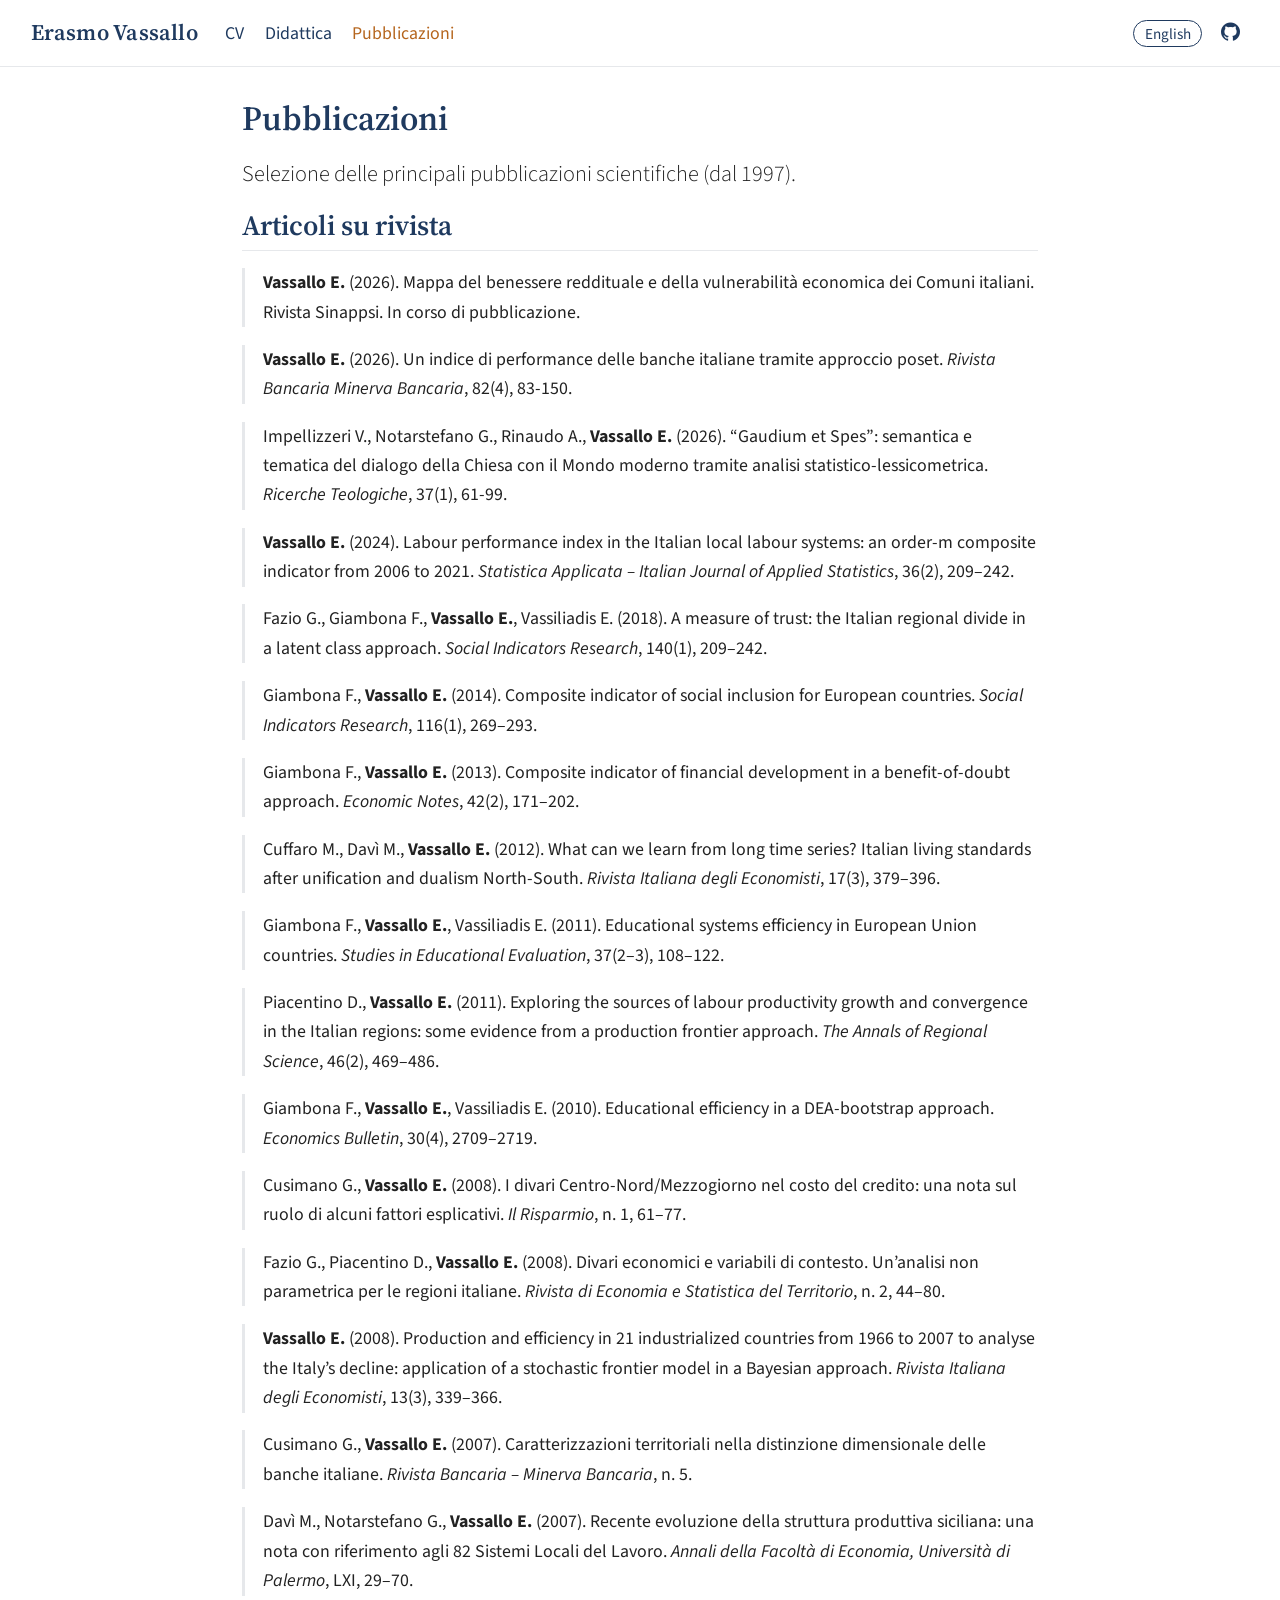
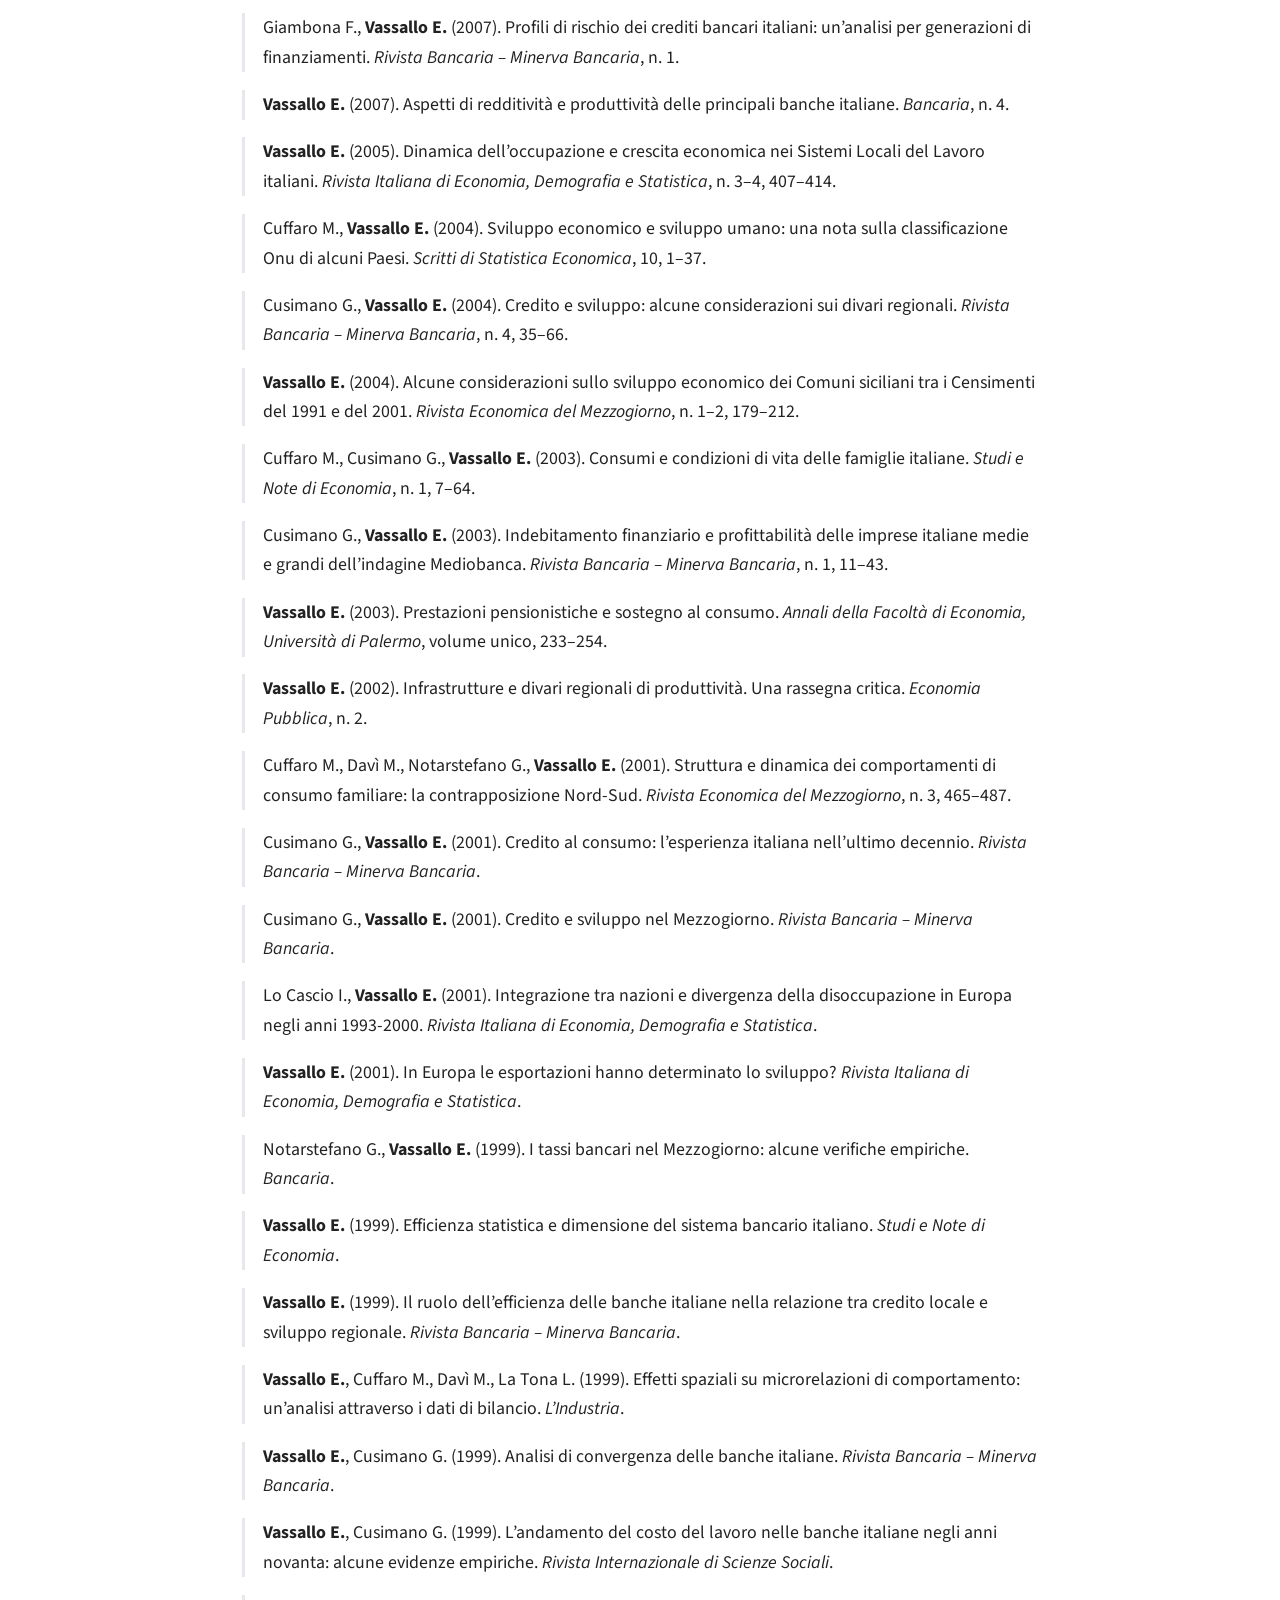
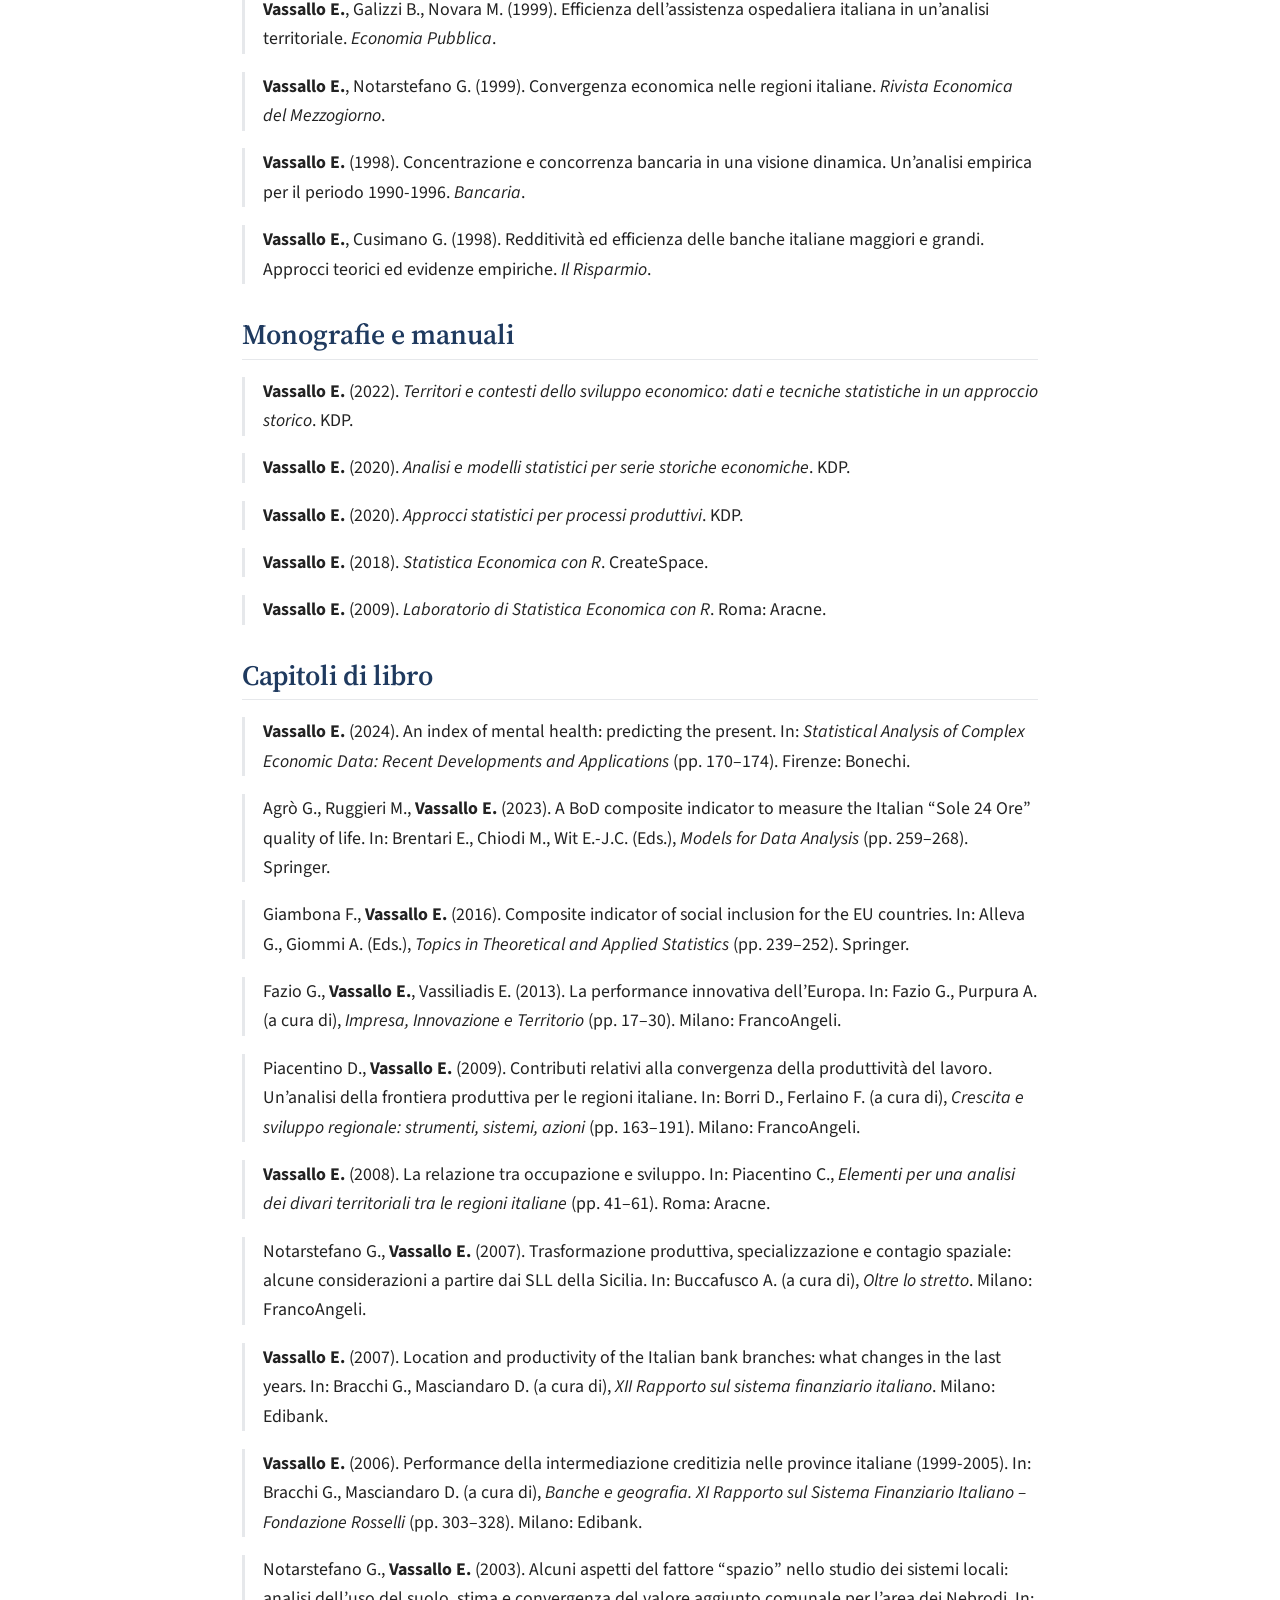
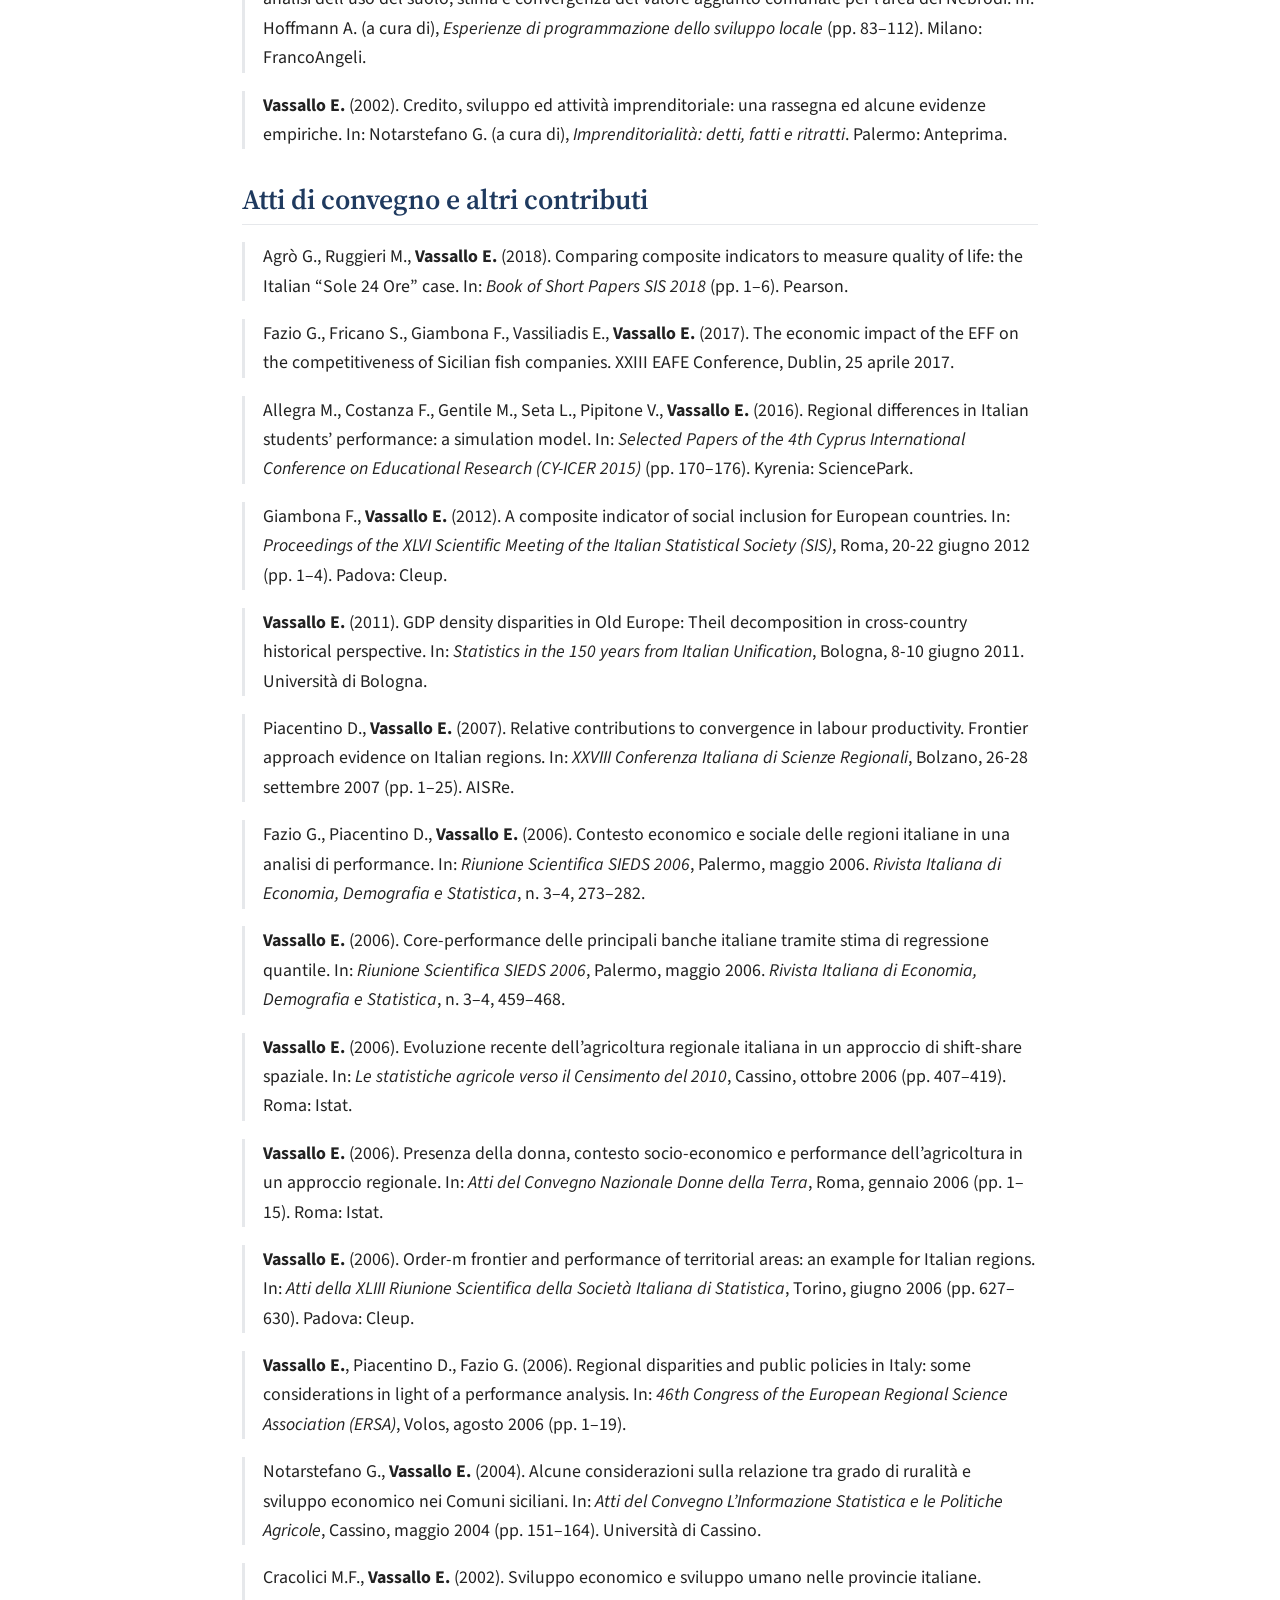
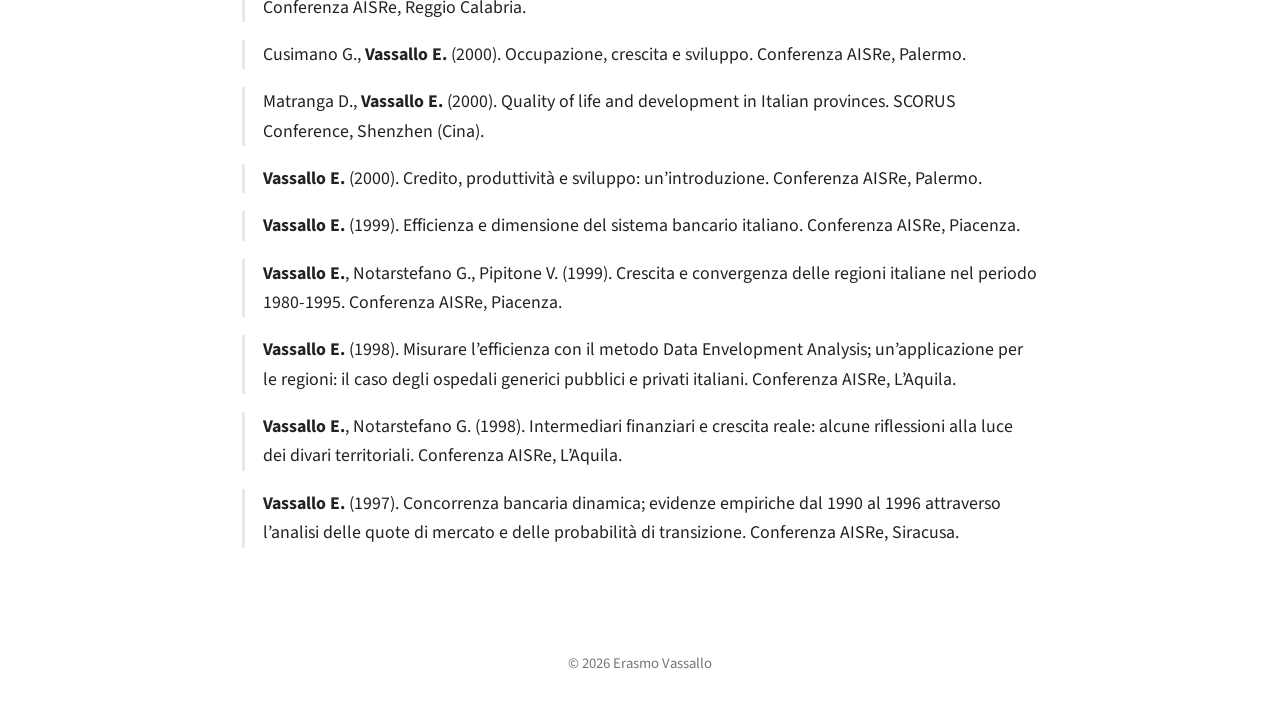
<file: docs/pubblicazioni.html>
<!DOCTYPE html>
<html xmlns="http://www.w3.org/1999/xhtml" lang="it" xml:lang="it"><head>

<meta charset="utf-8">
<meta name="generator" content="quarto-1.10.20">

<meta name="viewport" content="width=device-width, initial-scale=1.0, user-scalable=yes">


<title>Pubblicazioni – Erasmo Vassallo</title>
<style>
/* Default styles provided by pandoc.
** See https://pandoc.org/MANUAL.html#variables-for-html for config info.
*/
span.smallcaps{font-variant: small-caps;}
div.columns{display: flex; gap: 1.5em;}
div.column{flex: auto;}
@media screen {
div.columns{gap: min(4vw, 1.5em);}
div.column{overflow-x: auto;}
}
div.hanging-indent{margin-left: 1.5em; text-indent: -1.5em;}
ul.task-list{list-style: none;}
ul.task-list li input[type="checkbox"] {
  width: 0.8em;
  margin: 0 0.8em 0.2em -1em; /* quarto-specific, see https://github.com/quarto-dev/quarto-cli/issues/4556 */ 
  vertical-align: middle;
}
</style>


<script src="site_libs/quarto-nav/quarto-nav.js"></script>
<script src="site_libs/quarto-nav/headroom.min.js"></script>
<script src="site_libs/clipboard/clipboard.min.js"></script>
<script src="site_libs/quarto-html/quarto.js" type="module"></script>
<script src="site_libs/quarto-html/tabsets/tabsets.js" type="module"></script>
<script src="site_libs/quarto-html/popper.min.js"></script>
<script src="site_libs/quarto-html/tippy.umd.min.js"></script>
<script src="site_libs/quarto-html/anchor.min.js"></script>
<link href="site_libs/quarto-html/tippy.css" rel="stylesheet">
<link href="site_libs/quarto-html/quarto-syntax-highlighting-17888a1159294d3eb470f19f6f52f5a5.css" rel="stylesheet" id="quarto-text-highlighting-styles">
<script src="site_libs/bootstrap/bootstrap.min.js"></script>
<link href="site_libs/bootstrap/bootstrap-icons.css" rel="stylesheet">
<link href="site_libs/bootstrap/bootstrap-774c0f6e8bafb9ea1c40ec68e6dbd184.min.css" rel="stylesheet" append-hash="true" id="quarto-bootstrap" data-mode="light">
<script id="quarto-search-options" type="application/json">{
  "language": {
    "search-no-results-text": "Nessun risultato",
    "search-matching-documents-text": "documenti trovati",
    "search-copy-link-title": "Copiare il link nella ricerca",
    "search-hide-matches-text": "Nascondere i risultati aggiuntivi",
    "search-more-match-text": "ci sono altri risultati in questo documento",
    "search-more-matches-text": "ulteriori risultati in questo documento",
    "search-clear-button-title": "Pulire",
    "search-text-placeholder": "",
    "search-detached-cancel-button-title": "Cancellare",
    "search-submit-button-title": "Inviare",
    "search-label": "Ricerca"
  }
}</script>
<style>html{ scroll-behavior: smooth; }</style>


</head>

<body class="nav-fixed fullcontent quarto-light">

<div id="quarto-search-results"></div>
  <header id="quarto-header" class="headroom fixed-top">
    <nav class="navbar navbar-expand-lg " data-bs-theme="dark">
      <div class="navbar-container container-fluid">
      <div class="navbar-brand-container mx-auto">
    <a class="navbar-brand" href="./index.html">
    <span class="navbar-title">Erasmo Vassallo</span>
    </a>
  </div>
          <button class="navbar-toggler" type="button" data-bs-toggle="collapse" data-bs-target="#navbarCollapse" aria-controls="navbarCollapse" role="menu" aria-expanded="false" aria-label="Attiva/disattiva la navigazione" onclick="if (window.quartoToggleHeadroom) { window.quartoToggleHeadroom(); }">
  <span class="navbar-toggler-icon"></span>
</button>
          <div class="collapse navbar-collapse" id="navbarCollapse">
            <ul class="navbar-nav navbar-nav-scroll me-auto">
  <li class="nav-item">
    <a class="nav-link" href="./cv.html"> 
<span class="menu-text">CV</span></a>
  </li>  
  <li class="nav-item">
    <a class="nav-link" href="./didattica.html"> 
<span class="menu-text">Didattica</span></a>
  </li>  
  <li class="nav-item">
    <a class="nav-link active" href="./pubblicazioni.html" aria-current="page"> 
<span class="menu-text">Pubblicazioni</span></a>
  </li>  
</ul>
            <ul class="navbar-nav navbar-nav-scroll ms-auto">
  <li class="nav-item">
    <a class="nav-link" href="./en/index.html"> 
<span class="menu-text">English</span></a>
  </li>  
  <li class="nav-item compact">
    <a class="nav-link" href="https://github.com/erasmovassallo"> <i class="bi bi-github" role="img" aria-label="GitHub">
</i> 
<span class="menu-text"></span></a>
  </li>  
</ul>
          </div> <!-- /navcollapse -->
            <div class="quarto-navbar-tools">
</div>
      </div> <!-- /container-fluid -->
    </nav>
</header>
<!-- content -->
<div id="quarto-content" class="quarto-container page-columns page-rows-contents page-layout-article page-navbar">
<!-- sidebar -->
<!-- margin-sidebar -->
    
<!-- main -->
<main class="content" id="quarto-document-content">

<header id="title-block-header" class="quarto-title-block default">
<div class="quarto-title">
<h1 class="title">Pubblicazioni</h1>
</div>



<div class="quarto-title-meta">

    
  
    
  </div>
  


</header>


<!--
Pagina generata da un elenco unico: per aggiungere una pubblicazione,
copiare una riga "- ..." nella sezione giusta (e anche in en/publications.qmd).
-->
<div class="lead">
<p>Selezione delle principali pubblicazioni scientifiche (dal 1997).</p>
</div>
<section id="articoli-su-rivista" class="level2">
<h2 class="anchored" data-anchor-id="articoli-su-rivista">Articoli su rivista</h2>
<div class="pub-list">
<ul>
<li><strong>Vassallo E.</strong> (2026). Mappa del benessere reddituale e della vulnerabilità economica dei Comuni italiani. Rivista Sinappsi. In corso di pubblicazione.</li>
<li><strong>Vassallo E.</strong> (2026). Un indice di performance delle banche italiane tramite approccio poset. <em>Rivista Bancaria Minerva Bancaria</em>, 82(4), 83-150.</li>
<li>Impellizzeri V., Notarstefano G., Rinaudo A., <strong>Vassallo E.</strong> (2026). “Gaudium et Spes”: semantica e tematica del dialogo della Chiesa con il Mondo moderno tramite analisi statistico-lessicometrica. <em>Ricerche Teologiche</em>, 37(1), 61-99.</li>
<li><strong>Vassallo E.</strong> (2024). Labour performance index in the Italian local labour systems: an order-m composite indicator from 2006 to 2021. <em>Statistica Applicata – Italian Journal of Applied Statistics</em>, 36(2), 209–242.</li>
<li>Fazio G., Giambona F., <strong>Vassallo E.</strong>, Vassiliadis E. (2018). A measure of trust: the Italian regional divide in a latent class approach. <em>Social Indicators Research</em>, 140(1), 209–242.</li>
<li>Giambona F., <strong>Vassallo E.</strong> (2014). Composite indicator of social inclusion for European countries. <em>Social Indicators Research</em>, 116(1), 269–293.</li>
<li>Giambona F., <strong>Vassallo E.</strong> (2013). Composite indicator of financial development in a benefit-of-doubt approach. <em>Economic Notes</em>, 42(2), 171–202.</li>
<li>Cuffaro M., Davì M., <strong>Vassallo E.</strong> (2012). What can we learn from long time series? Italian living standards after unification and dualism North-South. <em>Rivista Italiana degli Economisti</em>, 17(3), 379–396.</li>
<li>Giambona F., <strong>Vassallo E.</strong>, Vassiliadis E. (2011). Educational systems efficiency in European Union countries. <em>Studies in Educational Evaluation</em>, 37(2–3), 108–122.</li>
<li>Piacentino D., <strong>Vassallo E.</strong> (2011). Exploring the sources of labour productivity growth and convergence in the Italian regions: some evidence from a production frontier approach. <em>The Annals of Regional Science</em>, 46(2), 469–486.</li>
<li>Giambona F., <strong>Vassallo E.</strong>, Vassiliadis E. (2010). Educational efficiency in a DEA-bootstrap approach. <em>Economics Bulletin</em>, 30(4), 2709–2719.</li>
<li>Cusimano G., <strong>Vassallo E.</strong> (2008). I divari Centro-Nord/Mezzogiorno nel costo del credito: una nota sul ruolo di alcuni fattori esplicativi. <em>Il Risparmio</em>, n.&nbsp;1, 61–77.</li>
<li>Fazio G., Piacentino D., <strong>Vassallo E.</strong> (2008). Divari economici e variabili di contesto. Un’analisi non parametrica per le regioni italiane. <em>Rivista di Economia e Statistica del Territorio</em>, n.&nbsp;2, 44–80.</li>
<li><strong>Vassallo E.</strong> (2008). Production and efficiency in 21 industrialized countries from 1966 to 2007 to analyse the Italy’s decline: application of a stochastic frontier model in a Bayesian approach. <em>Rivista Italiana degli Economisti</em>, 13(3), 339–366.</li>
<li>Cusimano G., <strong>Vassallo E.</strong> (2007). Caratterizzazioni territoriali nella distinzione dimensionale delle banche italiane. <em>Rivista Bancaria – Minerva Bancaria</em>, n.&nbsp;5.</li>
<li>Davì M., Notarstefano G., <strong>Vassallo E.</strong> (2007). Recente evoluzione della struttura produttiva siciliana: una nota con riferimento agli 82 Sistemi Locali del Lavoro. <em>Annali della Facoltà di Economia, Università di Palermo</em>, LXI, 29–70.</li>
<li>Giambona F., <strong>Vassallo E.</strong> (2007). Profili di rischio dei crediti bancari italiani: un’analisi per generazioni di finanziamenti. <em>Rivista Bancaria – Minerva Bancaria</em>, n.&nbsp;1.</li>
<li><strong>Vassallo E.</strong> (2007). Aspetti di redditività e produttività delle principali banche italiane. <em>Bancaria</em>, n.&nbsp;4.</li>
<li><strong>Vassallo E.</strong> (2005). Dinamica dell’occupazione e crescita economica nei Sistemi Locali del Lavoro italiani. <em>Rivista Italiana di Economia, Demografia e Statistica</em>, n.&nbsp;3–4, 407–414.</li>
<li>Cuffaro M., <strong>Vassallo E.</strong> (2004). Sviluppo economico e sviluppo umano: una nota sulla classificazione Onu di alcuni Paesi. <em>Scritti di Statistica Economica</em>, 10, 1–37.</li>
<li>Cusimano G., <strong>Vassallo E.</strong> (2004). Credito e sviluppo: alcune considerazioni sui divari regionali. <em>Rivista Bancaria – Minerva Bancaria</em>, n.&nbsp;4, 35–66.</li>
<li><strong>Vassallo E.</strong> (2004). Alcune considerazioni sullo sviluppo economico dei Comuni siciliani tra i Censimenti del 1991 e del 2001. <em>Rivista Economica del Mezzogiorno</em>, n.&nbsp;1–2, 179–212.</li>
<li>Cuffaro M., Cusimano G., <strong>Vassallo E.</strong> (2003). Consumi e condizioni di vita delle famiglie italiane. <em>Studi e Note di Economia</em>, n.&nbsp;1, 7–64.</li>
<li>Cusimano G., <strong>Vassallo E.</strong> (2003). Indebitamento finanziario e profittabilità delle imprese italiane medie e grandi dell’indagine Mediobanca. <em>Rivista Bancaria – Minerva Bancaria</em>, n.&nbsp;1, 11–43.</li>
<li><strong>Vassallo E.</strong> (2003). Prestazioni pensionistiche e sostegno al consumo. <em>Annali della Facoltà di Economia, Università di Palermo</em>, volume unico, 233–254.</li>
<li><strong>Vassallo E.</strong> (2002). Infrastrutture e divari regionali di produttività. Una rassegna critica. <em>Economia Pubblica</em>, n.&nbsp;2.</li>
<li>Cuffaro M., Davì M., Notarstefano G., <strong>Vassallo E.</strong> (2001). Struttura e dinamica dei comportamenti di consumo familiare: la contrapposizione Nord-Sud. <em>Rivista Economica del Mezzogiorno</em>, n.&nbsp;3, 465–487.</li>
<li>Cusimano G., <strong>Vassallo E.</strong> (2001). Credito al consumo: l’esperienza italiana nell’ultimo decennio. <em>Rivista Bancaria – Minerva Bancaria</em>.</li>
<li>Cusimano G., <strong>Vassallo E.</strong> (2001). Credito e sviluppo nel Mezzogiorno. <em>Rivista Bancaria – Minerva Bancaria</em>.</li>
<li>Lo Cascio I., <strong>Vassallo E.</strong> (2001). Integrazione tra nazioni e divergenza della disoccupazione in Europa negli anni 1993-2000. <em>Rivista Italiana di Economia, Demografia e Statistica</em>.</li>
<li><strong>Vassallo E.</strong> (2001). In Europa le esportazioni hanno determinato lo sviluppo? <em>Rivista Italiana di Economia, Demografia e Statistica</em>.</li>
<li>Notarstefano G., <strong>Vassallo E.</strong> (1999). I tassi bancari nel Mezzogiorno: alcune verifiche empiriche. <em>Bancaria</em>.</li>
<li><strong>Vassallo E.</strong> (1999). Efficienza statistica e dimensione del sistema bancario italiano. <em>Studi e Note di Economia</em>.</li>
<li><strong>Vassallo E.</strong> (1999). Il ruolo dell’efficienza delle banche italiane nella relazione tra credito locale e sviluppo regionale. <em>Rivista Bancaria – Minerva Bancaria</em>.</li>
<li><strong>Vassallo E.</strong>, Cuffaro M., Davì M., La Tona L. (1999). Effetti spaziali su microrelazioni di comportamento: un’analisi attraverso i dati di bilancio. <em>L’Industria</em>.</li>
<li><strong>Vassallo E.</strong>, Cusimano G. (1999). Analisi di convergenza delle banche italiane. <em>Rivista Bancaria – Minerva Bancaria</em>.</li>
<li><strong>Vassallo E.</strong>, Cusimano G. (1999). L’andamento del costo del lavoro nelle banche italiane negli anni novanta: alcune evidenze empiriche. <em>Rivista Internazionale di Scienze Sociali</em>.</li>
<li><strong>Vassallo E.</strong>, Galizzi B., Novara M. (1999). Efficienza dell’assistenza ospedaliera italiana in un’analisi territoriale. <em>Economia Pubblica</em>.</li>
<li><strong>Vassallo E.</strong>, Notarstefano G. (1999). Convergenza economica nelle regioni italiane. <em>Rivista Economica del Mezzogiorno</em>.</li>
<li><strong>Vassallo E.</strong> (1998). Concentrazione e concorrenza bancaria in una visione dinamica. Un’analisi empirica per il periodo 1990-1996. <em>Bancaria</em>.</li>
<li><strong>Vassallo E.</strong>, Cusimano G. (1998). Redditività ed efficienza delle banche italiane maggiori e grandi. Approcci teorici ed evidenze empiriche. <em>Il Risparmio</em>.</li>
</ul>
</div>
</section>
<section id="monografie-e-manuali" class="level2">
<h2 class="anchored" data-anchor-id="monografie-e-manuali">Monografie e manuali</h2>
<div class="pub-list">
<ul>
<li><strong>Vassallo E.</strong> (2022). <em>Territori e contesti dello sviluppo economico: dati e tecniche statistiche in un approccio storico</em>. KDP.</li>
<li><strong>Vassallo E.</strong> (2020). <em>Analisi e modelli statistici per serie storiche economiche</em>. KDP.</li>
<li><strong>Vassallo E.</strong> (2020). <em>Approcci statistici per processi produttivi</em>. KDP.</li>
<li><strong>Vassallo E.</strong> (2018). <em>Statistica Economica con R</em>. CreateSpace.</li>
<li><strong>Vassallo E.</strong> (2009). <em>Laboratorio di Statistica Economica con R</em>. Roma: Aracne.</li>
</ul>
</div>
</section>
<section id="capitoli-di-libro" class="level2">
<h2 class="anchored" data-anchor-id="capitoli-di-libro">Capitoli di libro</h2>
<div class="pub-list">
<ul>
<li><strong>Vassallo E.</strong> (2024). An index of mental health: predicting the present. In: <em>Statistical Analysis of Complex Economic Data: Recent Developments and Applications</em> (pp.&nbsp;170–174). Firenze: Bonechi.</li>
<li>Agrò G., Ruggieri M., <strong>Vassallo E.</strong> (2023). A BoD composite indicator to measure the Italian “Sole 24 Ore” quality of life. In: Brentari E., Chiodi M., Wit E.-J.C. (Eds.), <em>Models for Data Analysis</em> (pp.&nbsp;259–268). Springer.</li>
<li>Giambona F., <strong>Vassallo E.</strong> (2016). Composite indicator of social inclusion for the EU countries. In: Alleva G., Giommi A. (Eds.), <em>Topics in Theoretical and Applied Statistics</em> (pp.&nbsp;239–252). Springer.</li>
<li>Fazio G., <strong>Vassallo E.</strong>, Vassiliadis E. (2013). La performance innovativa dell’Europa. In: Fazio G., Purpura A. (a cura di), <em>Impresa, Innovazione e Territorio</em> (pp.&nbsp;17–30). Milano: FrancoAngeli.</li>
<li>Piacentino D., <strong>Vassallo E.</strong> (2009). Contributi relativi alla convergenza della produttività del lavoro. Un’analisi della frontiera produttiva per le regioni italiane. In: Borri D., Ferlaino F. (a cura di), <em>Crescita e sviluppo regionale: strumenti, sistemi, azioni</em> (pp.&nbsp;163–191). Milano: FrancoAngeli.</li>
<li><strong>Vassallo E.</strong> (2008). La relazione tra occupazione e sviluppo. In: Piacentino C., <em>Elementi per una analisi dei divari territoriali tra le regioni italiane</em> (pp.&nbsp;41–61). Roma: Aracne.</li>
<li>Notarstefano G., <strong>Vassallo E.</strong> (2007). Trasformazione produttiva, specializzazione e contagio spaziale: alcune considerazioni a partire dai SLL della Sicilia. In: Buccafusco A. (a cura di), <em>Oltre lo stretto</em>. Milano: FrancoAngeli.</li>
<li><strong>Vassallo E.</strong> (2007). Location and productivity of the Italian bank branches: what changes in the last years. In: Bracchi G., Masciandaro D. (a cura di), <em>XII Rapporto sul sistema finanziario italiano</em>. Milano: Edibank.</li>
<li><strong>Vassallo E.</strong> (2006). Performance della intermediazione creditizia nelle province italiane (1999-2005). In: Bracchi G., Masciandaro D. (a cura di), <em>Banche e geografia. XI Rapporto sul Sistema Finanziario Italiano – Fondazione Rosselli</em> (pp.&nbsp;303–328). Milano: Edibank.</li>
<li>Notarstefano G., <strong>Vassallo E.</strong> (2003). Alcuni aspetti del fattore “spazio” nello studio dei sistemi locali: analisi dell’uso del suolo, stima e convergenza del valore aggiunto comunale per l’area dei Nebrodi. In: Hoffmann A. (a cura di), <em>Esperienze di programmazione dello sviluppo locale</em> (pp.&nbsp;83–112). Milano: FrancoAngeli.</li>
<li><strong>Vassallo E.</strong> (2002). Credito, sviluppo ed attività imprenditoriale: una rassegna ed alcune evidenze empiriche. In: Notarstefano G. (a cura di), <em>Imprenditorialità: detti, fatti e ritratti</em>. Palermo: Anteprima.</li>
</ul>
</div>
</section>
<section id="atti-di-convegno-e-altri-contributi" class="level2">
<h2 class="anchored" data-anchor-id="atti-di-convegno-e-altri-contributi">Atti di convegno e altri contributi</h2>
<div class="pub-list">
<ul>
<li>Agrò G., Ruggieri M., <strong>Vassallo E.</strong> (2018). Comparing composite indicators to measure quality of life: the Italian “Sole 24 Ore” case. In: <em>Book of Short Papers SIS 2018</em> (pp.&nbsp;1–6). Pearson.</li>
<li>Fazio G., Fricano S., Giambona F., Vassiliadis E., <strong>Vassallo E.</strong> (2017). The economic impact of the EFF on the competitiveness of Sicilian fish companies. XXIII EAFE Conference, Dublin, 25 aprile 2017.</li>
<li>Allegra M., Costanza F., Gentile M., Seta L., Pipitone V., <strong>Vassallo E.</strong> (2016). Regional differences in Italian students’ performance: a simulation model. In: <em>Selected Papers of the 4th Cyprus International Conference on Educational Research (CY-ICER 2015)</em> (pp.&nbsp;170–176). Kyrenia: SciencePark.</li>
<li>Giambona F., <strong>Vassallo E.</strong> (2012). A composite indicator of social inclusion for European countries. In: <em>Proceedings of the XLVI Scientific Meeting of the Italian Statistical Society (SIS)</em>, Roma, 20-22 giugno 2012 (pp.&nbsp;1–4). Padova: Cleup.</li>
<li><strong>Vassallo E.</strong> (2011). GDP density disparities in Old Europe: Theil decomposition in cross-country historical perspective. In: <em>Statistics in the 150 years from Italian Unification</em>, Bologna, 8-10 giugno 2011. Università di Bologna.</li>
<li>Piacentino D., <strong>Vassallo E.</strong> (2007). Relative contributions to convergence in labour productivity. Frontier approach evidence on Italian regions. In: <em>XXVIII Conferenza Italiana di Scienze Regionali</em>, Bolzano, 26-28 settembre 2007 (pp.&nbsp;1–25). AISRe.</li>
<li>Fazio G., Piacentino D., <strong>Vassallo E.</strong> (2006). Contesto economico e sociale delle regioni italiane in una analisi di performance. In: <em>Riunione Scientifica SIEDS 2006</em>, Palermo, maggio 2006. <em>Rivista Italiana di Economia, Demografia e Statistica</em>, n.&nbsp;3–4, 273–282.</li>
<li><strong>Vassallo E.</strong> (2006). Core-performance delle principali banche italiane tramite stima di regressione quantile. In: <em>Riunione Scientifica SIEDS 2006</em>, Palermo, maggio 2006. <em>Rivista Italiana di Economia, Demografia e Statistica</em>, n.&nbsp;3–4, 459–468.</li>
<li><strong>Vassallo E.</strong> (2006). Evoluzione recente dell’agricoltura regionale italiana in un approccio di shift-share spaziale. In: <em>Le statistiche agricole verso il Censimento del 2010</em>, Cassino, ottobre 2006 (pp.&nbsp;407–419). Roma: Istat.</li>
<li><strong>Vassallo E.</strong> (2006). Presenza della donna, contesto socio-economico e performance dell’agricoltura in un approccio regionale. In: <em>Atti del Convegno Nazionale Donne della Terra</em>, Roma, gennaio 2006 (pp.&nbsp;1–15). Roma: Istat.</li>
<li><strong>Vassallo E.</strong> (2006). Order-m frontier and performance of territorial areas: an example for Italian regions. In: <em>Atti della XLIII Riunione Scientifica della Società Italiana di Statistica</em>, Torino, giugno 2006 (pp.&nbsp;627–630). Padova: Cleup.</li>
<li><strong>Vassallo E.</strong>, Piacentino D., Fazio G. (2006). Regional disparities and public policies in Italy: some considerations in light of a performance analysis. In: <em>46th Congress of the European Regional Science Association (ERSA)</em>, Volos, agosto 2006 (pp.&nbsp;1–19).</li>
<li>Notarstefano G., <strong>Vassallo E.</strong> (2004). Alcune considerazioni sulla relazione tra grado di ruralità e sviluppo economico nei Comuni siciliani. In: <em>Atti del Convegno L’Informazione Statistica e le Politiche Agricole</em>, Cassino, maggio 2004 (pp.&nbsp;151–164). Università di Cassino.</li>
<li>Cracolici M.F., <strong>Vassallo E.</strong> (2002). Sviluppo economico e sviluppo umano nelle provincie italiane. Conferenza AISRe, Reggio Calabria.</li>
<li>Cusimano G., <strong>Vassallo E.</strong> (2000). Occupazione, crescita e sviluppo. Conferenza AISRe, Palermo.</li>
<li>Matranga D., <strong>Vassallo E.</strong> (2000). Quality of life and development in Italian provinces. SCORUS Conference, Shenzhen (Cina).</li>
<li><strong>Vassallo E.</strong> (2000). Credito, produttività e sviluppo: un’introduzione. Conferenza AISRe, Palermo.</li>
<li><strong>Vassallo E.</strong> (1999). Efficienza e dimensione del sistema bancario italiano. Conferenza AISRe, Piacenza.</li>
<li><strong>Vassallo E.</strong>, Notarstefano G., Pipitone V. (1999). Crescita e convergenza delle regioni italiane nel periodo 1980-1995. Conferenza AISRe, Piacenza.</li>
<li><strong>Vassallo E.</strong> (1998). Misurare l’efficienza con il metodo Data Envelopment Analysis; un’applicazione per le regioni: il caso degli ospedali generici pubblici e privati italiani. Conferenza AISRe, L’Aquila.</li>
<li><strong>Vassallo E.</strong>, Notarstefano G. (1998). Intermediari finanziari e crescita reale: alcune riflessioni alla luce dei divari territoriali. Conferenza AISRe, L’Aquila.</li>
<li><strong>Vassallo E.</strong> (1997). Concorrenza bancaria dinamica; evidenze empiriche dal 1990 al 1996 attraverso l’analisi delle quote di mercato e delle probabilità di transizione. Conferenza AISRe, Siracusa.</li>
</ul>
</div>


</section>

</main> <!-- /main -->
<script>
/* Cambio lingua IT <-> EN
   Ogni pagina italiana ha una gemella inglese nella cartella en/.
   Per aggiungere una pagina: aggiungere la coppia qui sotto. */
(function () {
  var pairs = {
    "index.html": "en/index.html",
    "cv.html": "en/cv.html",
    "didattica.html": "en/teaching.html",
    "pubblicazioni.html": "en/publications.html"
  };
  var labelsEN = {
    "cv.html": "CV",
    "didattica.html": "Teaching",
    "pubblicazioni.html": "Publications"
  };

  var brand = document.querySelector("a.navbar-brand");
  if (!brand) return;
  // radice del sito, ricavata dal link del titolo (che punta a index.html)
  var root = new URL(brand.getAttribute("href"), window.location.href).href
    .replace(/index\.html$/, "");

  var here = window.location.href.split("#")[0].split("?")[0];
  var rel = here.indexOf(root) === 0 ? here.slice(root.length) : "";
  if (rel === "" || rel.slice(-1) === "/") rel += "index.html";

  var isEN = rel.indexOf("en/") === 0;
  var reverse = {};
  Object.keys(pairs).forEach(function (k) { reverse[pairs[k]] = k; });

  // il link "English" della barra di navigazione fa da selettore di lingua
  var sw = null;
  document.querySelectorAll("#navbarCollapse a.nav-link").forEach(function (a) {
    var t = new URL(a.getAttribute("href"), window.location.href).href;
    if (t === root + "en/index.html" || t === root + "en/") sw = a;
  });
  if (sw) { sw.classList.add("lang-switch"); sw.classList.remove("active"); }
  var swText = sw ? sw.querySelector(".menu-text") : null;

  if (isEN) {
    document.documentElement.setAttribute("lang", "en");
    brand.setAttribute("href", root + "en/index.html");
    document.querySelectorAll("#navbarCollapse a.nav-link").forEach(function (a) {
      if (a === sw) return;
      var target = new URL(a.getAttribute("href"), window.location.href).href;
      var key = target.indexOf(root) === 0 ? target.slice(root.length) : null;
      if (key && pairs[key]) {
        a.setAttribute("href", root + pairs[key]);
        var t = a.querySelector(".menu-text");
        if (t && labelsEN[key]) t.textContent = labelsEN[key];
        if (pairs[key] === rel) a.classList.add("active");
      }
    });
    if (sw) {
      sw.setAttribute("href", root + (reverse[rel] || "index.html"));
      sw.setAttribute("lang", "it");
      if (swText) swText.textContent = "Italiano";
    }
  } else if (sw) {
    sw.setAttribute("href", root + (pairs[rel] || "en/index.html"));
    sw.setAttribute("lang", "en");
  }
})();
</script>
<script id="quarto-html-after-body" type="application/javascript">
  window.document.addEventListener("DOMContentLoaded", function (event) {
    const icon = "";
    const anchorJS = new window.AnchorJS();
    anchorJS.options = {
      placement: 'right',
      icon: icon
    };
    anchorJS.add('.anchored');
    const isCodeAnnotation = (el) => {
      for (const clz of el.classList) {
        if (clz.startsWith('code-annotation-')) {                     
          return true;
        }
      }
      return false;
    }
    const onCopySuccess = function(e) {
      // button target
      const button = e.trigger;
      // don't keep focus
      button.blur();
      // flash "checked"
      button.classList.add('code-copy-button-checked');
      var currentTitle = button.getAttribute("title");
      button.setAttribute("title", "Copiato!");
      let tooltip;
      if (window.bootstrap) {
        button.setAttribute("data-bs-toggle", "tooltip");
        button.setAttribute("data-bs-placement", "left");
        button.setAttribute("data-bs-title", "Copiato!");
        tooltip = new bootstrap.Tooltip(button, 
          { trigger: "manual", 
            customClass: "code-copy-button-tooltip",
            offset: [0, -8]});
        tooltip.show();    
      }
      setTimeout(function() {
        if (tooltip) {
          tooltip.hide();
          button.removeAttribute("data-bs-title");
          button.removeAttribute("data-bs-toggle");
          button.removeAttribute("data-bs-placement");
        }
        button.setAttribute("title", currentTitle);
        button.classList.remove('code-copy-button-checked');
      }, 1000);
      // clear code selection
      e.clearSelection();
    }
    const getTextToCopy = function(trigger) {
      const outerScaffold = trigger.parentElement.cloneNode(true);
      const codeEl = outerScaffold.querySelector('code');
      for (const childEl of codeEl.children) {
        if (isCodeAnnotation(childEl)) {
          childEl.remove();
        }
      }
      return codeEl.innerText;
    }
    const clipboard = new window.ClipboardJS('.code-copy-button:not([data-in-quarto-modal])', {
      text: getTextToCopy
    });
    clipboard.on('success', onCopySuccess);
    if (window.document.getElementById('quarto-embedded-source-code-modal')) {
      const clipboardModal = new window.ClipboardJS('.code-copy-button[data-in-quarto-modal]', {
        text: getTextToCopy,
        container: window.document.getElementById('quarto-embedded-source-code-modal')
      });
      clipboardModal.on('success', onCopySuccess);
    }
      var localhostRegex = new RegExp(/^(?:http|https):\/\/localhost\:?[0-9]*\//);
      var mailtoRegex = new RegExp(/^mailto:/);
        var filterRegex = new RegExp("https:\/\/erasmovassallo\.github\.io");
      var isInternal = (href) => {
          return filterRegex.test(href) || localhostRegex.test(href) || mailtoRegex.test(href);
      }
      // Inspect non-navigation links and adorn them if external
     var links = window.document.querySelectorAll('a[href]:not(.nav-link):not(.navbar-brand):not(.toc-action):not(.sidebar-link):not(.sidebar-item-toggle):not(.pagination-link):not(.no-external):not([aria-hidden]):not(.dropdown-item):not(.quarto-navigation-tool):not(.about-link)');
      for (var i=0; i<links.length; i++) {
        const link = links[i];
        if (!isInternal(link.href)) {
          // undo the damage that might have been done by quarto-nav.js in the case of
          // links that we want to consider external
          if (link.dataset.originalHref !== undefined) {
            link.href = link.dataset.originalHref;
          }
        }
      }
    function tippyHover(el, contentFn, onTriggerFn, onUntriggerFn) {
      const config = {
        allowHTML: true,
        maxWidth: 500,
        delay: 100,
        arrow: false,
        appendTo: function(el) {
            return el.parentElement;
        },
        interactive: true,
        interactiveBorder: 10,
        theme: 'quarto',
        placement: 'bottom-start',
      };
      if (contentFn) {
        config.content = contentFn;
      }
      if (onTriggerFn) {
        config.onTrigger = onTriggerFn;
      }
      if (onUntriggerFn) {
        config.onUntrigger = onUntriggerFn;
      }
      window.tippy(el, config); 
    }
    const noterefs = window.document.querySelectorAll('a[role="doc-noteref"]');
    for (var i=0; i<noterefs.length; i++) {
      const ref = noterefs[i];
      tippyHover(ref, function() {
        // use id or data attribute instead here
        let href = ref.getAttribute('data-footnote-href') || ref.getAttribute('href');
        try { href = new URL(href).hash; } catch {}
        const id = href.replace(/^#\/?/, "");
        const note = window.document.getElementById(id);
        if (note) {
          return note.innerHTML;
        } else {
          return "";
        }
      });
    }
    const xrefs = window.document.querySelectorAll('a.quarto-xref');
    const processXRef = (id, note) => {
      // Strip column container classes
      const stripColumnClz = (el) => {
        el.classList.remove("page-full", "page-columns");
        if (el.children) {
          for (const child of el.children) {
            stripColumnClz(child);
          }
        }
      }
      stripColumnClz(note)
      if (id === null || id.startsWith('sec-')) {
        // Special case sections, only their first couple elements
        const container = document.createElement("div");
        if (note.children && note.children.length > 2) {
          container.appendChild(note.children[0].cloneNode(true));
          for (let i = 1; i < note.children.length; i++) {
            const child = note.children[i];
            if (child.tagName === "P" && child.innerText === "") {
              continue;
            } else {
              container.appendChild(child.cloneNode(true));
              break;
            }
          }
          if (window.Quarto?.typesetMath) {
            window.Quarto.typesetMath(container);
          }
          return container.innerHTML
        } else {
          if (window.Quarto?.typesetMath) {
            window.Quarto.typesetMath(note);
          }
          return note.innerHTML;
        }
      } else {
        // Remove any anchor links if they are present
        const anchorLink = note.querySelector('a.anchorjs-link');
        if (anchorLink) {
          anchorLink.remove();
        }
        if (window.Quarto?.typesetMath) {
          window.Quarto.typesetMath(note);
        }
        if (note.classList.contains("callout")) {
          return note.outerHTML;
        } else {
          return note.innerHTML;
        }
      }
    }
    for (var i=0; i<xrefs.length; i++) {
      const xref = xrefs[i];
      tippyHover(xref, undefined, function(instance) {
        instance.disable();
        let url = xref.getAttribute('href');
        let hash = undefined; 
        if (url.startsWith('#')) {
          hash = url;
        } else {
          try { hash = new URL(url).hash; } catch {}
        }
        if (hash) {
          const id = hash.replace(/^#\/?/, "");
          const note = window.document.getElementById(id);
          if (note !== null) {
            try {
              const html = processXRef(id, note.cloneNode(true));
              instance.setContent(html);
            } finally {
              instance.enable();
              instance.show();
            }
          } else {
            // See if we can fetch this
            fetch(url.split('#')[0])
            .then(res => res.text())
            .then(html => {
              const parser = new DOMParser();
              const htmlDoc = parser.parseFromString(html, "text/html");
              const note = htmlDoc.getElementById(id);
              if (note !== null) {
                const html = processXRef(id, note);
                instance.setContent(html);
              } 
            }).finally(() => {
              instance.enable();
              instance.show();
            });
          }
        } else {
          // See if we can fetch a full url (with no hash to target)
          // This is a special case and we should probably do some content thinning / targeting
          fetch(url)
          .then(res => res.text())
          .then(html => {
            const parser = new DOMParser();
            const htmlDoc = parser.parseFromString(html, "text/html");
            const note = htmlDoc.querySelector('main.content');
            if (note !== null) {
              // This should only happen for chapter cross references
              // (since there is no id in the URL)
              // remove the first header
              if (note.children.length > 0 && note.children[0].tagName === "HEADER") {
                note.children[0].remove();
              }
              const html = processXRef(null, note);
              instance.setContent(html);
            } 
          }).finally(() => {
            instance.enable();
            instance.show();
          });
        }
      }, function(instance) {
      });
    }
        let selectedAnnoteEl;
        const selectorForAnnotation = ( cell, annotation) => {
          let cellAttr = 'data-code-cell="' + cell + '"';
          let lineAttr = 'data-code-annotation="' +  annotation + '"';
          const selector = 'span[' + cellAttr + '][' + lineAttr + ']';
          return selector;
        }
        const selectCodeLines = (annoteEl) => {
          const doc = window.document;
          const targetCell = annoteEl.getAttribute("data-target-cell");
          const targetAnnotation = annoteEl.getAttribute("data-target-annotation");
          const annoteSpan = window.document.querySelector(selectorForAnnotation(targetCell, targetAnnotation));
          const lines = annoteSpan.getAttribute("data-code-lines").split(",");
          const lineIds = lines.map((line) => {
            return targetCell + "-" + line;
          })
          let top = null;
          let height = null;
          let parent = null;
          if (lineIds.length > 0) {
              //compute the position of the single el (top and bottom and make a div)
              const el = window.document.getElementById(lineIds[0]);
              top = el.offsetTop;
              height = el.offsetHeight;
              parent = el.parentElement.parentElement;
            if (lineIds.length > 1) {
              const lastEl = window.document.getElementById(lineIds[lineIds.length - 1]);
              const bottom = lastEl.offsetTop + lastEl.offsetHeight;
              height = bottom - top;
            }
            if (top !== null && height !== null && parent !== null) {
              // cook up a div (if necessary) and position it 
              let div = window.document.getElementById("code-annotation-line-highlight");
              if (div === null) {
                div = window.document.createElement("div");
                div.setAttribute("id", "code-annotation-line-highlight");
                div.style.position = 'absolute';
                parent.appendChild(div);
              }
              div.style.top = top - 2 + "px";
              div.style.height = height + 4 + "px";
              div.style.left = 0;
              let gutterDiv = window.document.getElementById("code-annotation-line-highlight-gutter");
              if (gutterDiv === null) {
                gutterDiv = window.document.createElement("div");
                gutterDiv.setAttribute("id", "code-annotation-line-highlight-gutter");
                gutterDiv.style.position = 'absolute';
                const codeCell = window.document.getElementById(targetCell);
                const gutter = codeCell.querySelector('.code-annotation-gutter');
                gutter.appendChild(gutterDiv);
              }
              gutterDiv.style.top = top - 2 + "px";
              gutterDiv.style.height = height + 4 + "px";
            }
            selectedAnnoteEl = annoteEl;
          }
        };
        const unselectCodeLines = () => {
          const elementsIds = ["code-annotation-line-highlight", "code-annotation-line-highlight-gutter"];
          elementsIds.forEach((elId) => {
            const div = window.document.getElementById(elId);
            if (div) {
              div.remove();
            }
          });
          selectedAnnoteEl = undefined;
        };
          // Handle positioning of the toggle
      window.addEventListener(
        "resize",
        throttle(() => {
          elRect = undefined;
          if (selectedAnnoteEl) {
            selectCodeLines(selectedAnnoteEl);
          }
        }, 10)
      );
      function throttle(fn, ms) {
      let throttle = false;
      let timer;
        return (...args) => {
          if(!throttle) { // first call gets through
              fn.apply(this, args);
              throttle = true;
          } else { // all the others get throttled
              if(timer) clearTimeout(timer); // cancel #2
              timer = setTimeout(() => {
                fn.apply(this, args);
                timer = throttle = false;
              }, ms);
          }
        };
      }
        // Attach click handler to the DT
        const annoteDls = window.document.querySelectorAll('dt[data-target-cell]');
        for (const annoteDlNode of annoteDls) {
          annoteDlNode.addEventListener('click', (event) => {
            const clickedEl = event.target;
            if (clickedEl !== selectedAnnoteEl) {
              unselectCodeLines();
              const activeEl = window.document.querySelector('dt[data-target-cell].code-annotation-active');
              if (activeEl) {
                activeEl.classList.remove('code-annotation-active');
              }
              selectCodeLines(clickedEl);
              clickedEl.classList.add('code-annotation-active');
            } else {
              // Unselect the line
              unselectCodeLines();
              clickedEl.classList.remove('code-annotation-active');
            }
          });
        }
    const findCites = (el) => {
      const parentEl = el.parentElement;
      if (parentEl) {
        const cites = parentEl.dataset.cites;
        if (cites) {
          return {
            el,
            cites: cites.split(' ')
          };
        } else {
          return findCites(el.parentElement)
        }
      } else {
        return undefined;
      }
    };
    var bibliorefs = window.document.querySelectorAll('a[role="doc-biblioref"]');
    for (var i=0; i<bibliorefs.length; i++) {
      const ref = bibliorefs[i];
      const citeInfo = findCites(ref);
      if (citeInfo) {
        tippyHover(citeInfo.el, function() {
          var popup = window.document.createElement('div');
          citeInfo.cites.forEach(function(cite) {
            var citeDiv = window.document.createElement('div');
            citeDiv.classList.add('hanging-indent');
            citeDiv.classList.add('csl-entry');
            var biblioDiv = window.document.getElementById('ref-' + cite);
            if (biblioDiv) {
              citeDiv.innerHTML = biblioDiv.innerHTML;
            }
            popup.appendChild(citeDiv);
          });
          return popup.innerHTML;
        });
      }
    }
  });
  </script>
</div> <!-- /content -->
<footer class="footer">
  <div class="nav-footer">
    <div class="nav-footer-left">
      &nbsp;
    </div>   
    <div class="nav-footer-center">
<p>© 2026 Erasmo Vassallo</p>
</div>
    <div class="nav-footer-right">
      &nbsp;
    </div>
  </div>
</footer>




<script src="site_libs/quarto-html/zenscroll-min.js"></script>
</body></html>
</file>
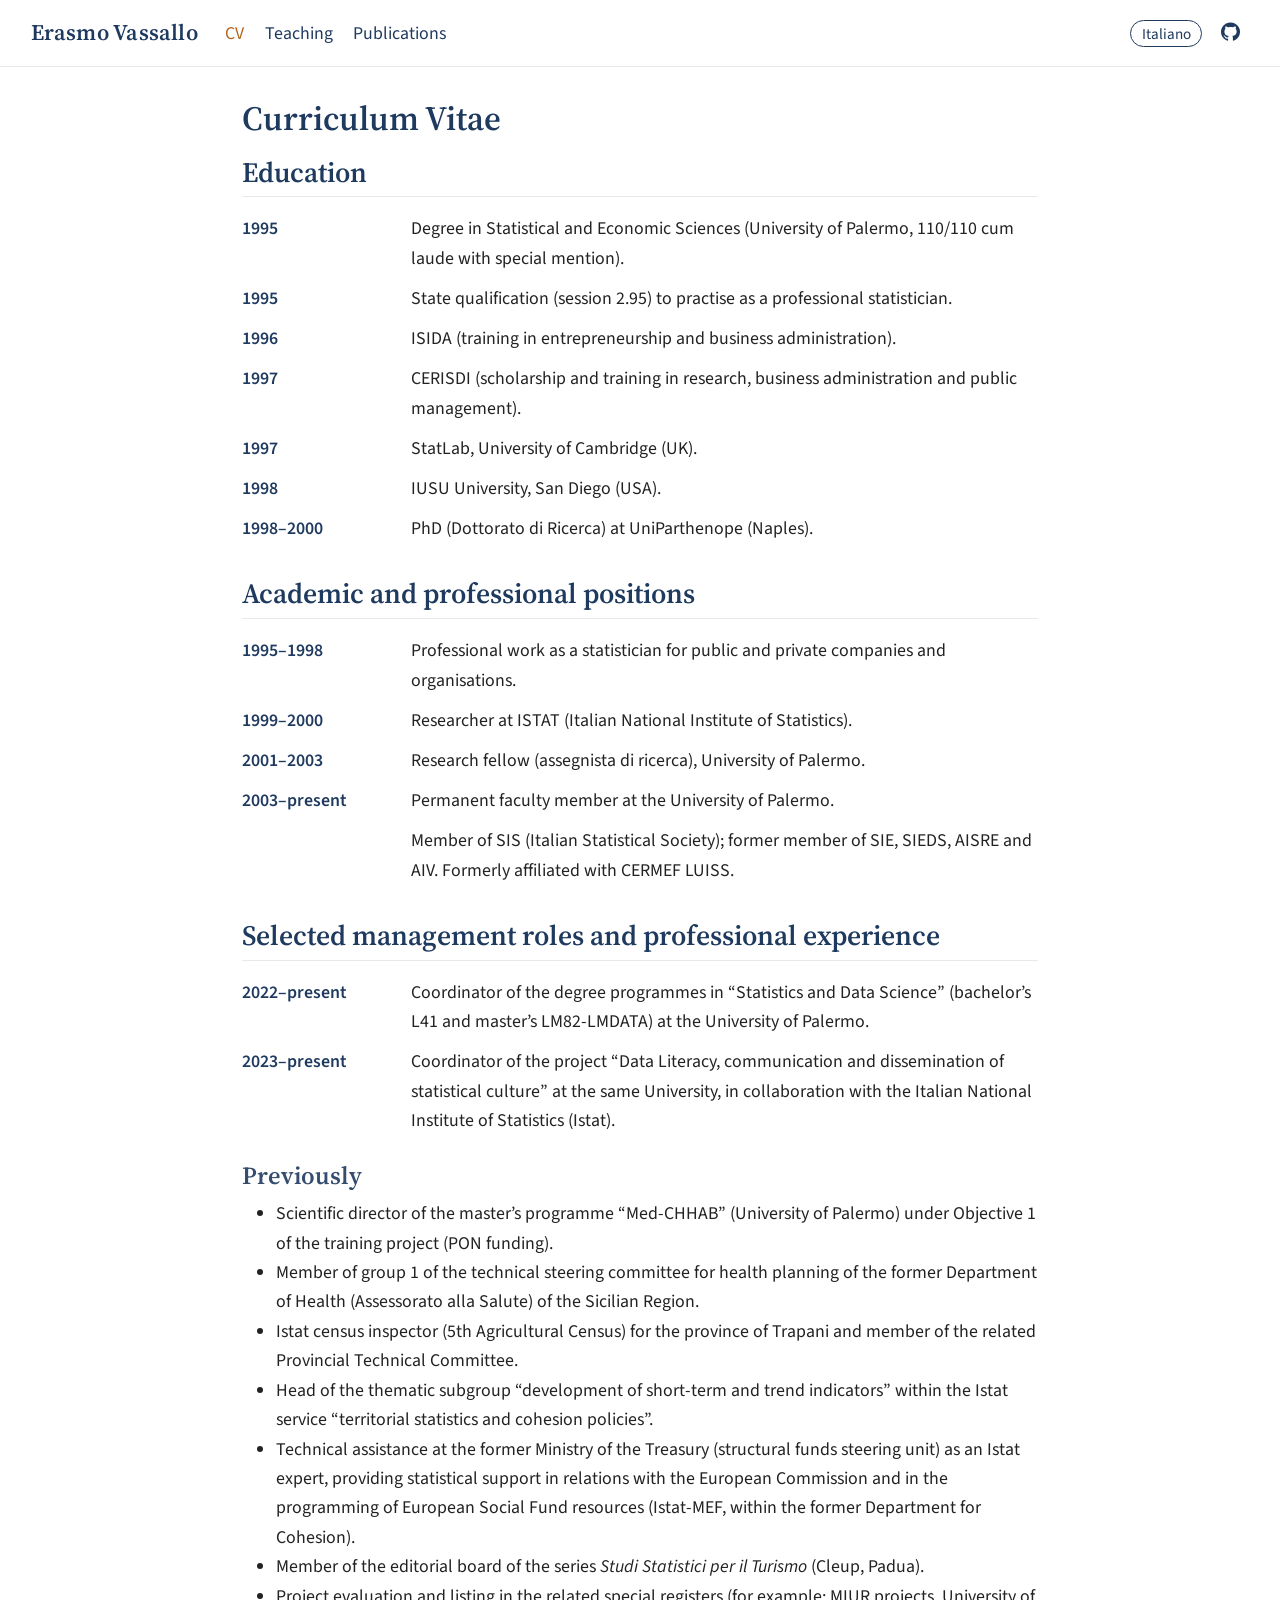
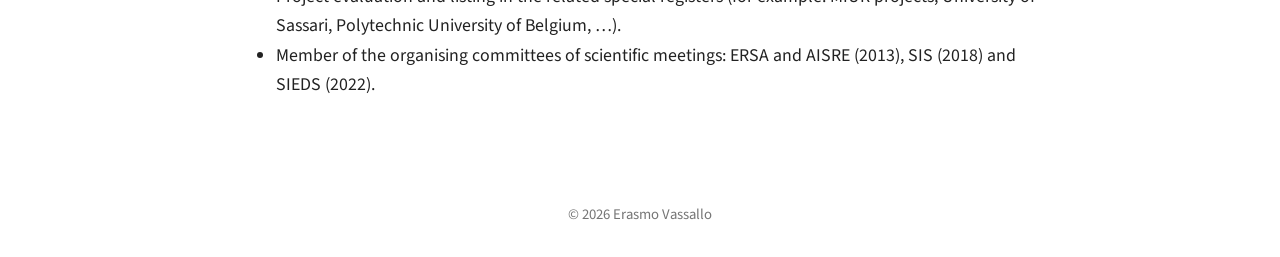
<file: docs/en/cv.html>
<!DOCTYPE html>
<html xmlns="http://www.w3.org/1999/xhtml" lang="en" xml:lang="en"><head>

<meta charset="utf-8">
<meta name="generator" content="quarto-1.10.20">

<meta name="viewport" content="width=device-width, initial-scale=1.0, user-scalable=yes">


<title>Curriculum Vitae – Erasmo Vassallo</title>
<style>
/* Default styles provided by pandoc.
** See https://pandoc.org/MANUAL.html#variables-for-html for config info.
*/
span.smallcaps{font-variant: small-caps;}
div.columns{display: flex; gap: 1.5em;}
div.column{flex: auto;}
@media screen {
div.columns{gap: min(4vw, 1.5em);}
div.column{overflow-x: auto;}
}
div.hanging-indent{margin-left: 1.5em; text-indent: -1.5em;}
ul.task-list{list-style: none;}
ul.task-list li input[type="checkbox"] {
  width: 0.8em;
  margin: 0 0.8em 0.2em -1em; /* quarto-specific, see https://github.com/quarto-dev/quarto-cli/issues/4556 */ 
  vertical-align: middle;
}
</style>


<script src="../site_libs/quarto-nav/quarto-nav.js"></script>
<script src="../site_libs/quarto-nav/headroom.min.js"></script>
<script src="../site_libs/clipboard/clipboard.min.js"></script>
<script src="../site_libs/quarto-html/quarto.js" type="module"></script>
<script src="../site_libs/quarto-html/tabsets/tabsets.js" type="module"></script>
<script src="../site_libs/quarto-html/popper.min.js"></script>
<script src="../site_libs/quarto-html/tippy.umd.min.js"></script>
<script src="../site_libs/quarto-html/anchor.min.js"></script>
<link href="../site_libs/quarto-html/tippy.css" rel="stylesheet">
<link href="../site_libs/quarto-html/quarto-syntax-highlighting-17888a1159294d3eb470f19f6f52f5a5.css" rel="stylesheet" id="quarto-text-highlighting-styles">
<script src="../site_libs/bootstrap/bootstrap.min.js"></script>
<link href="../site_libs/bootstrap/bootstrap-icons.css" rel="stylesheet">
<link href="../site_libs/bootstrap/bootstrap-774c0f6e8bafb9ea1c40ec68e6dbd184.min.css" rel="stylesheet" append-hash="true" id="quarto-bootstrap" data-mode="light">
<script id="quarto-search-options" type="application/json">{
  "language": {
    "search-no-results-text": "No results",
    "search-matching-documents-text": "matching documents",
    "search-copy-link-title": "Copy link to search",
    "search-hide-matches-text": "Hide additional matches",
    "search-more-match-text": "more match in this document",
    "search-more-matches-text": "more matches in this document",
    "search-clear-button-title": "Clear",
    "search-text-placeholder": "",
    "search-detached-cancel-button-title": "Cancel",
    "search-submit-button-title": "Submit",
    "search-label": "Search"
  }
}</script>
<style>html{ scroll-behavior: smooth; }</style>


</head>

<body class="nav-fixed fullcontent quarto-light">

<div id="quarto-search-results"></div>
  <header id="quarto-header" class="headroom fixed-top">
    <nav class="navbar navbar-expand-lg " data-bs-theme="dark">
      <div class="navbar-container container-fluid">
      <div class="navbar-brand-container mx-auto">
    <a class="navbar-brand" href="../index.html">
    <span class="navbar-title">Erasmo Vassallo</span>
    </a>
  </div>
          <button class="navbar-toggler" type="button" data-bs-toggle="collapse" data-bs-target="#navbarCollapse" aria-controls="navbarCollapse" role="menu" aria-expanded="false" aria-label="Toggle navigation" onclick="if (window.quartoToggleHeadroom) { window.quartoToggleHeadroom(); }">
  <span class="navbar-toggler-icon"></span>
</button>
          <div class="collapse navbar-collapse" id="navbarCollapse">
            <ul class="navbar-nav navbar-nav-scroll me-auto">
  <li class="nav-item">
    <a class="nav-link" href="../cv.html"> 
<span class="menu-text">CV</span></a>
  </li>  
  <li class="nav-item">
    <a class="nav-link" href="../didattica.html"> 
<span class="menu-text">Didattica</span></a>
  </li>  
  <li class="nav-item">
    <a class="nav-link" href="../pubblicazioni.html"> 
<span class="menu-text">Pubblicazioni</span></a>
  </li>  
</ul>
            <ul class="navbar-nav navbar-nav-scroll ms-auto">
  <li class="nav-item">
    <a class="nav-link" href="../en/index.html"> 
<span class="menu-text">English</span></a>
  </li>  
  <li class="nav-item compact">
    <a class="nav-link" href="https://github.com/erasmovassallo"> <i class="bi bi-github" role="img" aria-label="GitHub">
</i> 
<span class="menu-text"></span></a>
  </li>  
</ul>
          </div> <!-- /navcollapse -->
            <div class="quarto-navbar-tools">
</div>
      </div> <!-- /container-fluid -->
    </nav>
</header>
<!-- content -->
<div id="quarto-content" class="quarto-container page-columns page-rows-contents page-layout-article page-navbar">
<!-- sidebar -->
<!-- margin-sidebar -->
    
<!-- main -->
<main class="content" id="quarto-document-content">

<header id="title-block-header" class="quarto-title-block default">
<div class="quarto-title">
<h1 class="title">Curriculum Vitae</h1>
</div>



<div class="quarto-title-meta">

    
  
    
  </div>
  


</header>


<!--
To offer the CV as a PDF: copy the file to files/cv.pdf
and remove the comment marks around the button line below.
To add an entry: copy a "- [year]{.year} [text]{.what}" line and edit it.
-->
<!-- [Download the full CV (PDF)](../files/cv.pdf){.btn .btn-outline-primary} -->
<section id="education" class="level2">
<h2 class="anchored" data-anchor-id="education">Education</h2>
<div class="cv-timeline">
<ul>
<li><span class="year">1995</span> <span class="what">Degree in Statistical and Economic Sciences (University of Palermo, 110/110 cum laude with special mention).</span></li>
<li><span class="year">1995</span> <span class="what">State qualification (session 2.95) to practise as a professional statistician.</span></li>
<li><span class="year">1996</span> <span class="what">ISIDA (training in entrepreneurship and business administration).</span></li>
<li><span class="year">1997</span> <span class="what">CERISDI (scholarship and training in research, business administration and public management).</span></li>
<li><span class="year">1997</span> <span class="what">StatLab, University of Cambridge (UK).</span></li>
<li><span class="year">1998</span> <span class="what">IUSU University, San Diego (USA).</span></li>
<li><span class="year">1998–2000</span> <span class="what">PhD (Dottorato di Ricerca) at UniParthenope (Naples).</span></li>
</ul>
</div>
</section>
<section id="academic-and-professional-positions" class="level2">
<h2 class="anchored" data-anchor-id="academic-and-professional-positions">Academic and professional positions</h2>
<div class="cv-timeline">
<ul>
<li><span class="year">1995–1998</span> <span class="what">Professional work as a statistician for public and private companies and organisations.</span></li>
<li><span class="year">1999–2000</span> <span class="what">Researcher at ISTAT (Italian National Institute of Statistics).</span></li>
<li><span class="year">2001–2003</span> <span class="what">Research fellow (assegnista di ricerca), University of Palermo.</span></li>
<li><span class="year">2003–present</span> <span class="what">Permanent faculty member at the University of Palermo.</span></li>
<li><span class="year"></span> <span class="what">Member of SIS (Italian Statistical Society); former member of SIE, SIEDS, AISRE and AIV. Formerly affiliated with CERMEF LUISS.</span></li>
</ul>
</div>
</section>
<section id="selected-management-roles-and-professional-experience" class="level2">
<h2 class="anchored" data-anchor-id="selected-management-roles-and-professional-experience">Selected management roles and professional experience</h2>
<div class="cv-timeline">
<ul>
<li><span class="year">2022–present</span> <span class="what">Coordinator of the degree programmes in “Statistics and Data Science” (bachelor’s L41 and master’s LM82-LMDATA) at the University of Palermo.</span></li>
<li><span class="year">2023–present</span> <span class="what">Coordinator of the project “Data Literacy, communication and dissemination of statistical culture” at the same University, in collaboration with the Italian National Institute of Statistics (Istat).</span></li>
</ul>
</div>
<section id="previously" class="level3">
<h3 class="anchored" data-anchor-id="previously">Previously</h3>
<ul>
<li>Scientific director of the master’s programme “Med-CHHAB” (University of Palermo) under Objective 1 of the training project (PON funding).</li>
<li>Member of group 1 of the technical steering committee for health planning of the former Department of Health (Assessorato alla Salute) of the Sicilian Region.</li>
<li>Istat census inspector (5th Agricultural Census) for the province of Trapani and member of the related Provincial Technical Committee.</li>
<li>Head of the thematic subgroup “development of short-term and trend indicators” within the Istat service “territorial statistics and cohesion policies”.</li>
<li>Technical assistance at the former Ministry of the Treasury (structural funds steering unit) as an Istat expert, providing statistical support in relations with the European Commission and in the programming of European Social Fund resources (Istat-MEF, within the former Department for Cohesion).</li>
<li>Member of the editorial board of the series <em>Studi Statistici per il Turismo</em> (Cleup, Padua).</li>
<li>Project evaluation and listing in the related special registers (for example: MIUR projects, University of Sassari, Polytechnic University of Belgium, …).</li>
<li>Member of the organising committees of scientific meetings: ERSA and AISRE (2013), SIS (2018) and SIEDS (2022).</li>
</ul>
<!--
Sections from the previous version, hidden for now (remove the comment marks to restore them):

## Research

- []

## Teaching

- []

## Skills

::: cv-list
- []
- []
:::
-->


</section>
</section>

</main> <!-- /main -->
<script>
/* Cambio lingua IT <-> EN
   Ogni pagina italiana ha una gemella inglese nella cartella en/.
   Per aggiungere una pagina: aggiungere la coppia qui sotto. */
(function () {
  var pairs = {
    "index.html": "en/index.html",
    "cv.html": "en/cv.html",
    "didattica.html": "en/teaching.html",
    "pubblicazioni.html": "en/publications.html"
  };
  var labelsEN = {
    "cv.html": "CV",
    "didattica.html": "Teaching",
    "pubblicazioni.html": "Publications"
  };

  var brand = document.querySelector("a.navbar-brand");
  if (!brand) return;
  // radice del sito, ricavata dal link del titolo (che punta a index.html)
  var root = new URL(brand.getAttribute("href"), window.location.href).href
    .replace(/index\.html$/, "");

  var here = window.location.href.split("#")[0].split("?")[0];
  var rel = here.indexOf(root) === 0 ? here.slice(root.length) : "";
  if (rel === "" || rel.slice(-1) === "/") rel += "index.html";

  var isEN = rel.indexOf("en/") === 0;
  var reverse = {};
  Object.keys(pairs).forEach(function (k) { reverse[pairs[k]] = k; });

  // il link "English" della barra di navigazione fa da selettore di lingua
  var sw = null;
  document.querySelectorAll("#navbarCollapse a.nav-link").forEach(function (a) {
    var t = new URL(a.getAttribute("href"), window.location.href).href;
    if (t === root + "en/index.html" || t === root + "en/") sw = a;
  });
  if (sw) { sw.classList.add("lang-switch"); sw.classList.remove("active"); }
  var swText = sw ? sw.querySelector(".menu-text") : null;

  if (isEN) {
    document.documentElement.setAttribute("lang", "en");
    brand.setAttribute("href", root + "en/index.html");
    document.querySelectorAll("#navbarCollapse a.nav-link").forEach(function (a) {
      if (a === sw) return;
      var target = new URL(a.getAttribute("href"), window.location.href).href;
      var key = target.indexOf(root) === 0 ? target.slice(root.length) : null;
      if (key && pairs[key]) {
        a.setAttribute("href", root + pairs[key]);
        var t = a.querySelector(".menu-text");
        if (t && labelsEN[key]) t.textContent = labelsEN[key];
        if (pairs[key] === rel) a.classList.add("active");
      }
    });
    if (sw) {
      sw.setAttribute("href", root + (reverse[rel] || "index.html"));
      sw.setAttribute("lang", "it");
      if (swText) swText.textContent = "Italiano";
    }
  } else if (sw) {
    sw.setAttribute("href", root + (pairs[rel] || "en/index.html"));
    sw.setAttribute("lang", "en");
  }
})();
</script>
<script id="quarto-html-after-body" type="application/javascript">
  window.document.addEventListener("DOMContentLoaded", function (event) {
    const icon = "";
    const anchorJS = new window.AnchorJS();
    anchorJS.options = {
      placement: 'right',
      icon: icon
    };
    anchorJS.add('.anchored');
    const isCodeAnnotation = (el) => {
      for (const clz of el.classList) {
        if (clz.startsWith('code-annotation-')) {                     
          return true;
        }
      }
      return false;
    }
    const onCopySuccess = function(e) {
      // button target
      const button = e.trigger;
      // don't keep focus
      button.blur();
      // flash "checked"
      button.classList.add('code-copy-button-checked');
      var currentTitle = button.getAttribute("title");
      button.setAttribute("title", "Copied!");
      let tooltip;
      if (window.bootstrap) {
        button.setAttribute("data-bs-toggle", "tooltip");
        button.setAttribute("data-bs-placement", "left");
        button.setAttribute("data-bs-title", "Copied!");
        tooltip = new bootstrap.Tooltip(button, 
          { trigger: "manual", 
            customClass: "code-copy-button-tooltip",
            offset: [0, -8]});
        tooltip.show();    
      }
      setTimeout(function() {
        if (tooltip) {
          tooltip.hide();
          button.removeAttribute("data-bs-title");
          button.removeAttribute("data-bs-toggle");
          button.removeAttribute("data-bs-placement");
        }
        button.setAttribute("title", currentTitle);
        button.classList.remove('code-copy-button-checked');
      }, 1000);
      // clear code selection
      e.clearSelection();
    }
    const getTextToCopy = function(trigger) {
      const outerScaffold = trigger.parentElement.cloneNode(true);
      const codeEl = outerScaffold.querySelector('code');
      for (const childEl of codeEl.children) {
        if (isCodeAnnotation(childEl)) {
          childEl.remove();
        }
      }
      return codeEl.innerText;
    }
    const clipboard = new window.ClipboardJS('.code-copy-button:not([data-in-quarto-modal])', {
      text: getTextToCopy
    });
    clipboard.on('success', onCopySuccess);
    if (window.document.getElementById('quarto-embedded-source-code-modal')) {
      const clipboardModal = new window.ClipboardJS('.code-copy-button[data-in-quarto-modal]', {
        text: getTextToCopy,
        container: window.document.getElementById('quarto-embedded-source-code-modal')
      });
      clipboardModal.on('success', onCopySuccess);
    }
      var localhostRegex = new RegExp(/^(?:http|https):\/\/localhost\:?[0-9]*\//);
      var mailtoRegex = new RegExp(/^mailto:/);
        var filterRegex = new RegExp("https:\/\/erasmovassallo\.github\.io");
      var isInternal = (href) => {
          return filterRegex.test(href) || localhostRegex.test(href) || mailtoRegex.test(href);
      }
      // Inspect non-navigation links and adorn them if external
     var links = window.document.querySelectorAll('a[href]:not(.nav-link):not(.navbar-brand):not(.toc-action):not(.sidebar-link):not(.sidebar-item-toggle):not(.pagination-link):not(.no-external):not([aria-hidden]):not(.dropdown-item):not(.quarto-navigation-tool):not(.about-link)');
      for (var i=0; i<links.length; i++) {
        const link = links[i];
        if (!isInternal(link.href)) {
          // undo the damage that might have been done by quarto-nav.js in the case of
          // links that we want to consider external
          if (link.dataset.originalHref !== undefined) {
            link.href = link.dataset.originalHref;
          }
        }
      }
    function tippyHover(el, contentFn, onTriggerFn, onUntriggerFn) {
      const config = {
        allowHTML: true,
        maxWidth: 500,
        delay: 100,
        arrow: false,
        appendTo: function(el) {
            return el.parentElement;
        },
        interactive: true,
        interactiveBorder: 10,
        theme: 'quarto',
        placement: 'bottom-start',
      };
      if (contentFn) {
        config.content = contentFn;
      }
      if (onTriggerFn) {
        config.onTrigger = onTriggerFn;
      }
      if (onUntriggerFn) {
        config.onUntrigger = onUntriggerFn;
      }
      window.tippy(el, config); 
    }
    const noterefs = window.document.querySelectorAll('a[role="doc-noteref"]');
    for (var i=0; i<noterefs.length; i++) {
      const ref = noterefs[i];
      tippyHover(ref, function() {
        // use id or data attribute instead here
        let href = ref.getAttribute('data-footnote-href') || ref.getAttribute('href');
        try { href = new URL(href).hash; } catch {}
        const id = href.replace(/^#\/?/, "");
        const note = window.document.getElementById(id);
        if (note) {
          return note.innerHTML;
        } else {
          return "";
        }
      });
    }
    const xrefs = window.document.querySelectorAll('a.quarto-xref');
    const processXRef = (id, note) => {
      // Strip column container classes
      const stripColumnClz = (el) => {
        el.classList.remove("page-full", "page-columns");
        if (el.children) {
          for (const child of el.children) {
            stripColumnClz(child);
          }
        }
      }
      stripColumnClz(note)
      if (id === null || id.startsWith('sec-')) {
        // Special case sections, only their first couple elements
        const container = document.createElement("div");
        if (note.children && note.children.length > 2) {
          container.appendChild(note.children[0].cloneNode(true));
          for (let i = 1; i < note.children.length; i++) {
            const child = note.children[i];
            if (child.tagName === "P" && child.innerText === "") {
              continue;
            } else {
              container.appendChild(child.cloneNode(true));
              break;
            }
          }
          if (window.Quarto?.typesetMath) {
            window.Quarto.typesetMath(container);
          }
          return container.innerHTML
        } else {
          if (window.Quarto?.typesetMath) {
            window.Quarto.typesetMath(note);
          }
          return note.innerHTML;
        }
      } else {
        // Remove any anchor links if they are present
        const anchorLink = note.querySelector('a.anchorjs-link');
        if (anchorLink) {
          anchorLink.remove();
        }
        if (window.Quarto?.typesetMath) {
          window.Quarto.typesetMath(note);
        }
        if (note.classList.contains("callout")) {
          return note.outerHTML;
        } else {
          return note.innerHTML;
        }
      }
    }
    for (var i=0; i<xrefs.length; i++) {
      const xref = xrefs[i];
      tippyHover(xref, undefined, function(instance) {
        instance.disable();
        let url = xref.getAttribute('href');
        let hash = undefined; 
        if (url.startsWith('#')) {
          hash = url;
        } else {
          try { hash = new URL(url).hash; } catch {}
        }
        if (hash) {
          const id = hash.replace(/^#\/?/, "");
          const note = window.document.getElementById(id);
          if (note !== null) {
            try {
              const html = processXRef(id, note.cloneNode(true));
              instance.setContent(html);
            } finally {
              instance.enable();
              instance.show();
            }
          } else {
            // See if we can fetch this
            fetch(url.split('#')[0])
            .then(res => res.text())
            .then(html => {
              const parser = new DOMParser();
              const htmlDoc = parser.parseFromString(html, "text/html");
              const note = htmlDoc.getElementById(id);
              if (note !== null) {
                const html = processXRef(id, note);
                instance.setContent(html);
              } 
            }).finally(() => {
              instance.enable();
              instance.show();
            });
          }
        } else {
          // See if we can fetch a full url (with no hash to target)
          // This is a special case and we should probably do some content thinning / targeting
          fetch(url)
          .then(res => res.text())
          .then(html => {
            const parser = new DOMParser();
            const htmlDoc = parser.parseFromString(html, "text/html");
            const note = htmlDoc.querySelector('main.content');
            if (note !== null) {
              // This should only happen for chapter cross references
              // (since there is no id in the URL)
              // remove the first header
              if (note.children.length > 0 && note.children[0].tagName === "HEADER") {
                note.children[0].remove();
              }
              const html = processXRef(null, note);
              instance.setContent(html);
            } 
          }).finally(() => {
            instance.enable();
            instance.show();
          });
        }
      }, function(instance) {
      });
    }
        let selectedAnnoteEl;
        const selectorForAnnotation = ( cell, annotation) => {
          let cellAttr = 'data-code-cell="' + cell + '"';
          let lineAttr = 'data-code-annotation="' +  annotation + '"';
          const selector = 'span[' + cellAttr + '][' + lineAttr + ']';
          return selector;
        }
        const selectCodeLines = (annoteEl) => {
          const doc = window.document;
          const targetCell = annoteEl.getAttribute("data-target-cell");
          const targetAnnotation = annoteEl.getAttribute("data-target-annotation");
          const annoteSpan = window.document.querySelector(selectorForAnnotation(targetCell, targetAnnotation));
          const lines = annoteSpan.getAttribute("data-code-lines").split(",");
          const lineIds = lines.map((line) => {
            return targetCell + "-" + line;
          })
          let top = null;
          let height = null;
          let parent = null;
          if (lineIds.length > 0) {
              //compute the position of the single el (top and bottom and make a div)
              const el = window.document.getElementById(lineIds[0]);
              top = el.offsetTop;
              height = el.offsetHeight;
              parent = el.parentElement.parentElement;
            if (lineIds.length > 1) {
              const lastEl = window.document.getElementById(lineIds[lineIds.length - 1]);
              const bottom = lastEl.offsetTop + lastEl.offsetHeight;
              height = bottom - top;
            }
            if (top !== null && height !== null && parent !== null) {
              // cook up a div (if necessary) and position it 
              let div = window.document.getElementById("code-annotation-line-highlight");
              if (div === null) {
                div = window.document.createElement("div");
                div.setAttribute("id", "code-annotation-line-highlight");
                div.style.position = 'absolute';
                parent.appendChild(div);
              }
              div.style.top = top - 2 + "px";
              div.style.height = height + 4 + "px";
              div.style.left = 0;
              let gutterDiv = window.document.getElementById("code-annotation-line-highlight-gutter");
              if (gutterDiv === null) {
                gutterDiv = window.document.createElement("div");
                gutterDiv.setAttribute("id", "code-annotation-line-highlight-gutter");
                gutterDiv.style.position = 'absolute';
                const codeCell = window.document.getElementById(targetCell);
                const gutter = codeCell.querySelector('.code-annotation-gutter');
                gutter.appendChild(gutterDiv);
              }
              gutterDiv.style.top = top - 2 + "px";
              gutterDiv.style.height = height + 4 + "px";
            }
            selectedAnnoteEl = annoteEl;
          }
        };
        const unselectCodeLines = () => {
          const elementsIds = ["code-annotation-line-highlight", "code-annotation-line-highlight-gutter"];
          elementsIds.forEach((elId) => {
            const div = window.document.getElementById(elId);
            if (div) {
              div.remove();
            }
          });
          selectedAnnoteEl = undefined;
        };
          // Handle positioning of the toggle
      window.addEventListener(
        "resize",
        throttle(() => {
          elRect = undefined;
          if (selectedAnnoteEl) {
            selectCodeLines(selectedAnnoteEl);
          }
        }, 10)
      );
      function throttle(fn, ms) {
      let throttle = false;
      let timer;
        return (...args) => {
          if(!throttle) { // first call gets through
              fn.apply(this, args);
              throttle = true;
          } else { // all the others get throttled
              if(timer) clearTimeout(timer); // cancel #2
              timer = setTimeout(() => {
                fn.apply(this, args);
                timer = throttle = false;
              }, ms);
          }
        };
      }
        // Attach click handler to the DT
        const annoteDls = window.document.querySelectorAll('dt[data-target-cell]');
        for (const annoteDlNode of annoteDls) {
          annoteDlNode.addEventListener('click', (event) => {
            const clickedEl = event.target;
            if (clickedEl !== selectedAnnoteEl) {
              unselectCodeLines();
              const activeEl = window.document.querySelector('dt[data-target-cell].code-annotation-active');
              if (activeEl) {
                activeEl.classList.remove('code-annotation-active');
              }
              selectCodeLines(clickedEl);
              clickedEl.classList.add('code-annotation-active');
            } else {
              // Unselect the line
              unselectCodeLines();
              clickedEl.classList.remove('code-annotation-active');
            }
          });
        }
    const findCites = (el) => {
      const parentEl = el.parentElement;
      if (parentEl) {
        const cites = parentEl.dataset.cites;
        if (cites) {
          return {
            el,
            cites: cites.split(' ')
          };
        } else {
          return findCites(el.parentElement)
        }
      } else {
        return undefined;
      }
    };
    var bibliorefs = window.document.querySelectorAll('a[role="doc-biblioref"]');
    for (var i=0; i<bibliorefs.length; i++) {
      const ref = bibliorefs[i];
      const citeInfo = findCites(ref);
      if (citeInfo) {
        tippyHover(citeInfo.el, function() {
          var popup = window.document.createElement('div');
          citeInfo.cites.forEach(function(cite) {
            var citeDiv = window.document.createElement('div');
            citeDiv.classList.add('hanging-indent');
            citeDiv.classList.add('csl-entry');
            var biblioDiv = window.document.getElementById('ref-' + cite);
            if (biblioDiv) {
              citeDiv.innerHTML = biblioDiv.innerHTML;
            }
            popup.appendChild(citeDiv);
          });
          return popup.innerHTML;
        });
      }
    }
  });
  </script>
</div> <!-- /content -->
<footer class="footer">
  <div class="nav-footer">
    <div class="nav-footer-left">
      &nbsp;
    </div>   
    <div class="nav-footer-center">
<p>© 2026 Erasmo Vassallo</p>
</div>
    <div class="nav-footer-right">
      &nbsp;
    </div>
  </div>
</footer>




<script src="../site_libs/quarto-html/zenscroll-min.js"></script>
</body></html>
</file>
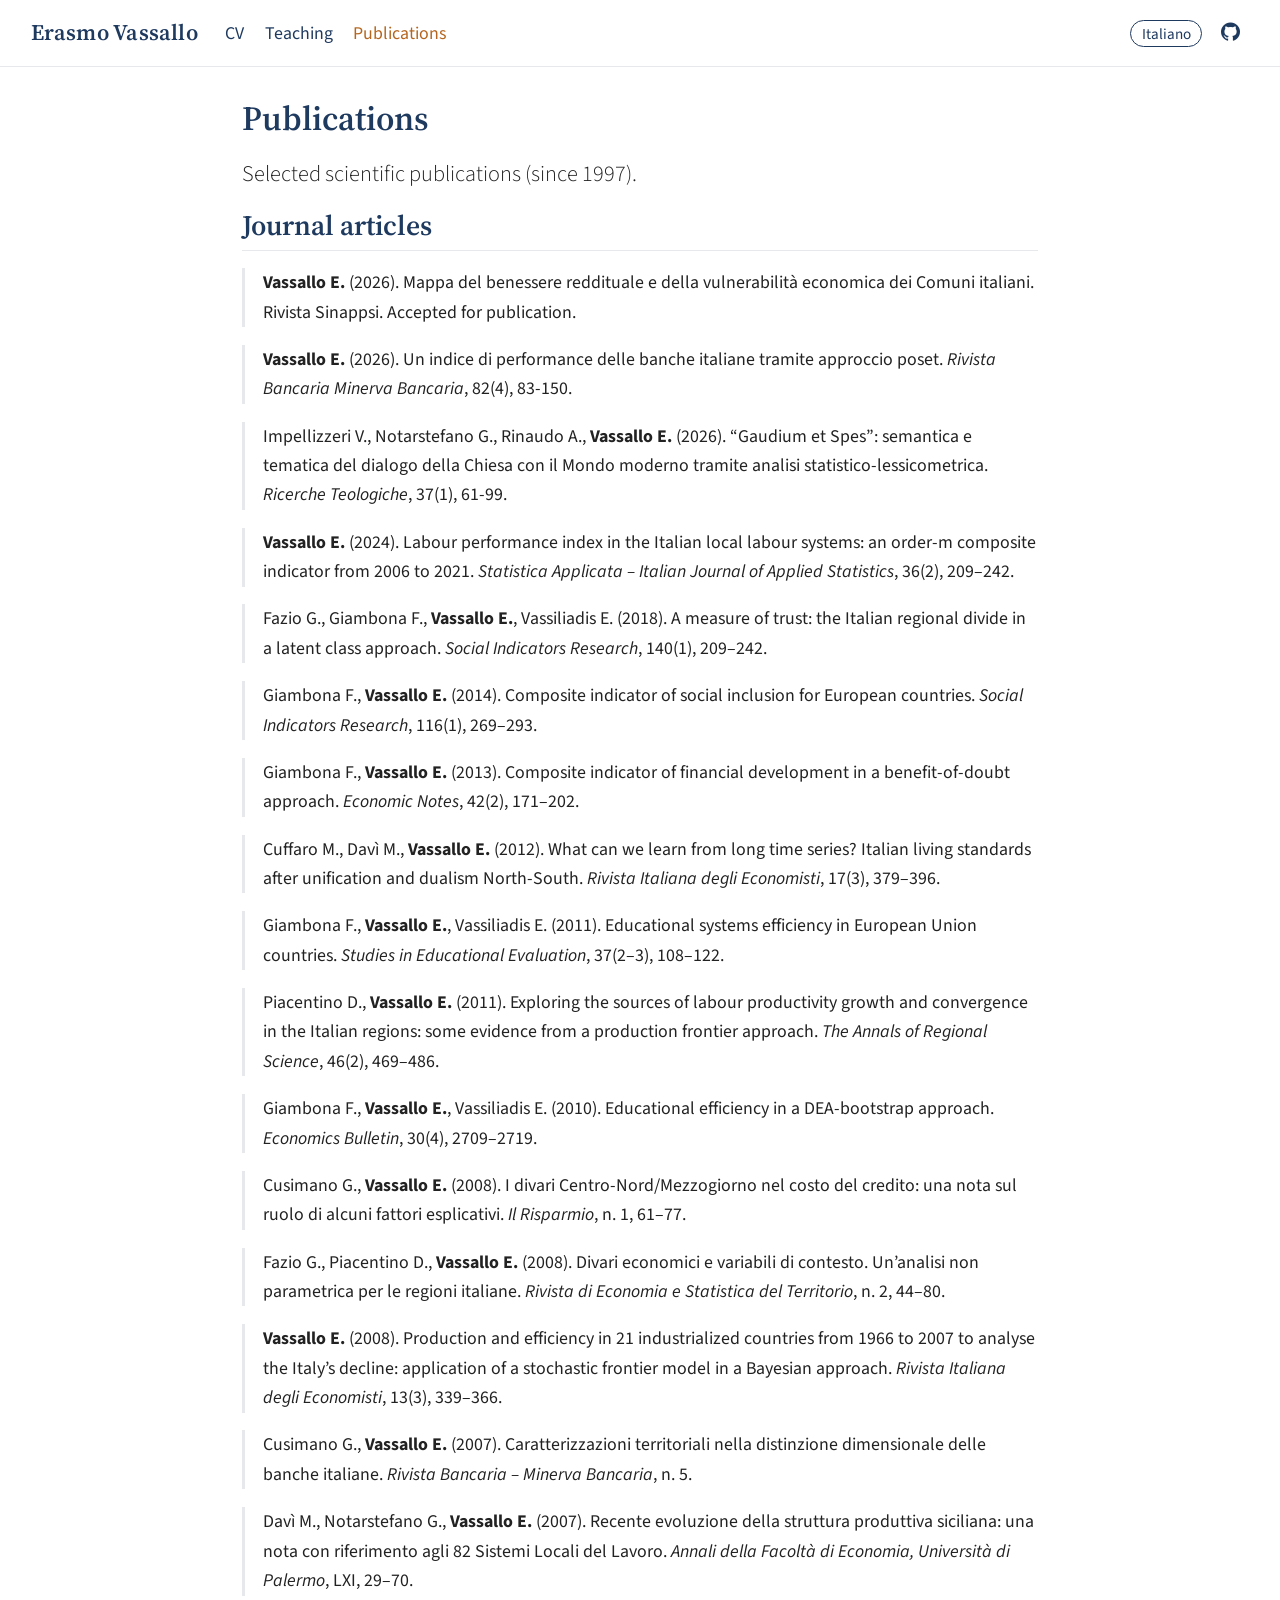
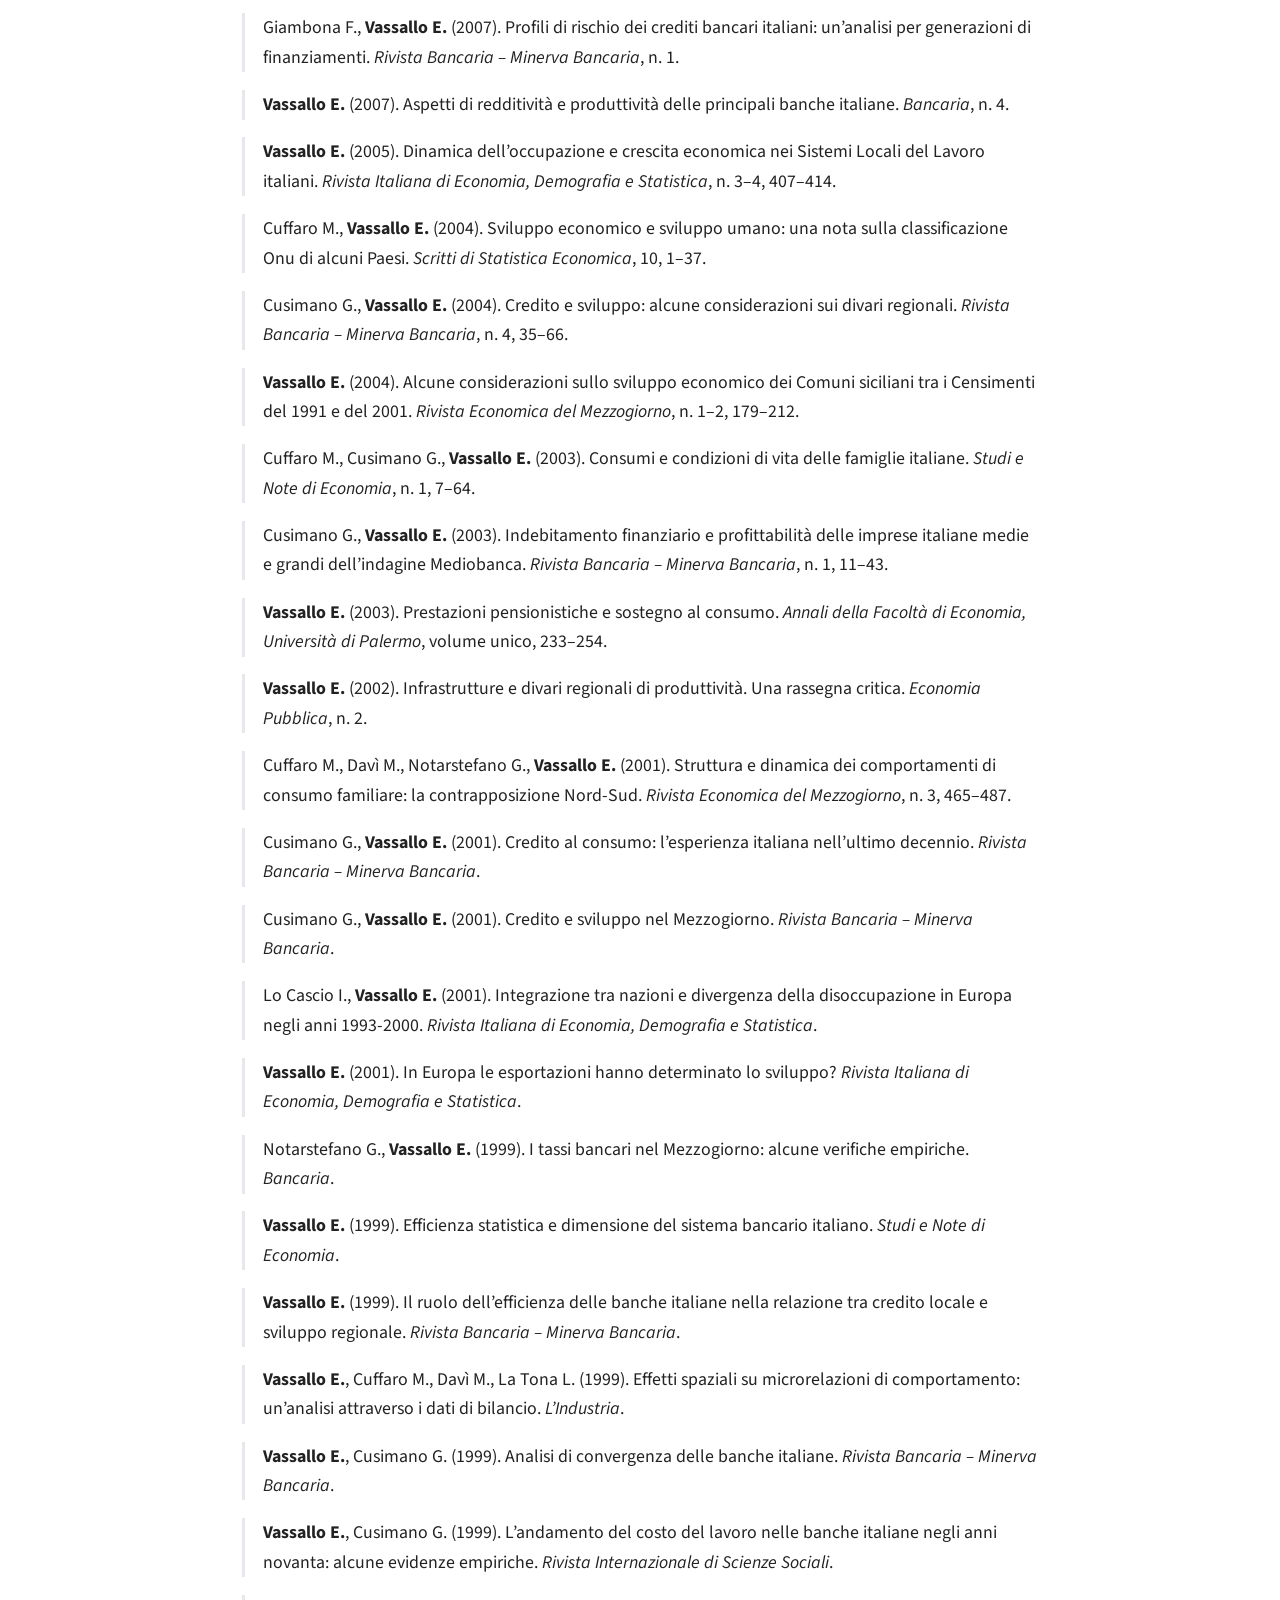
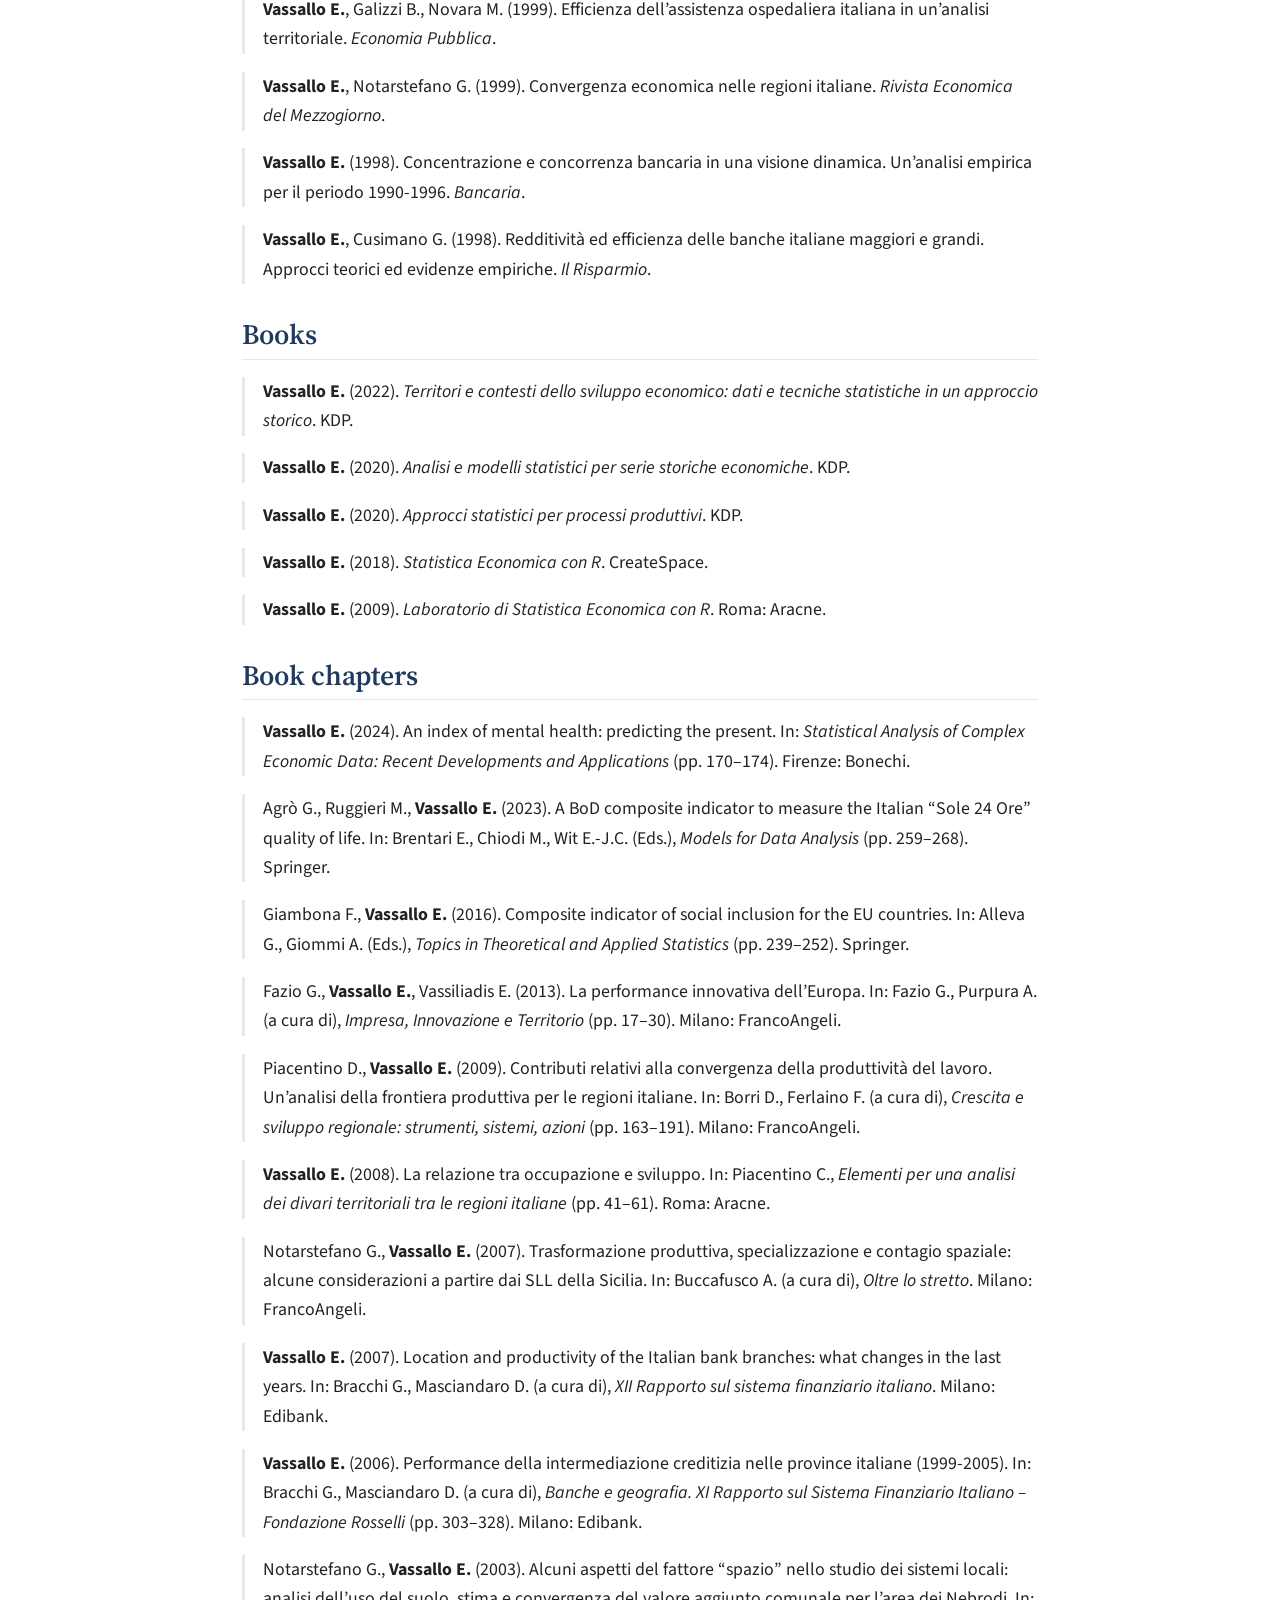
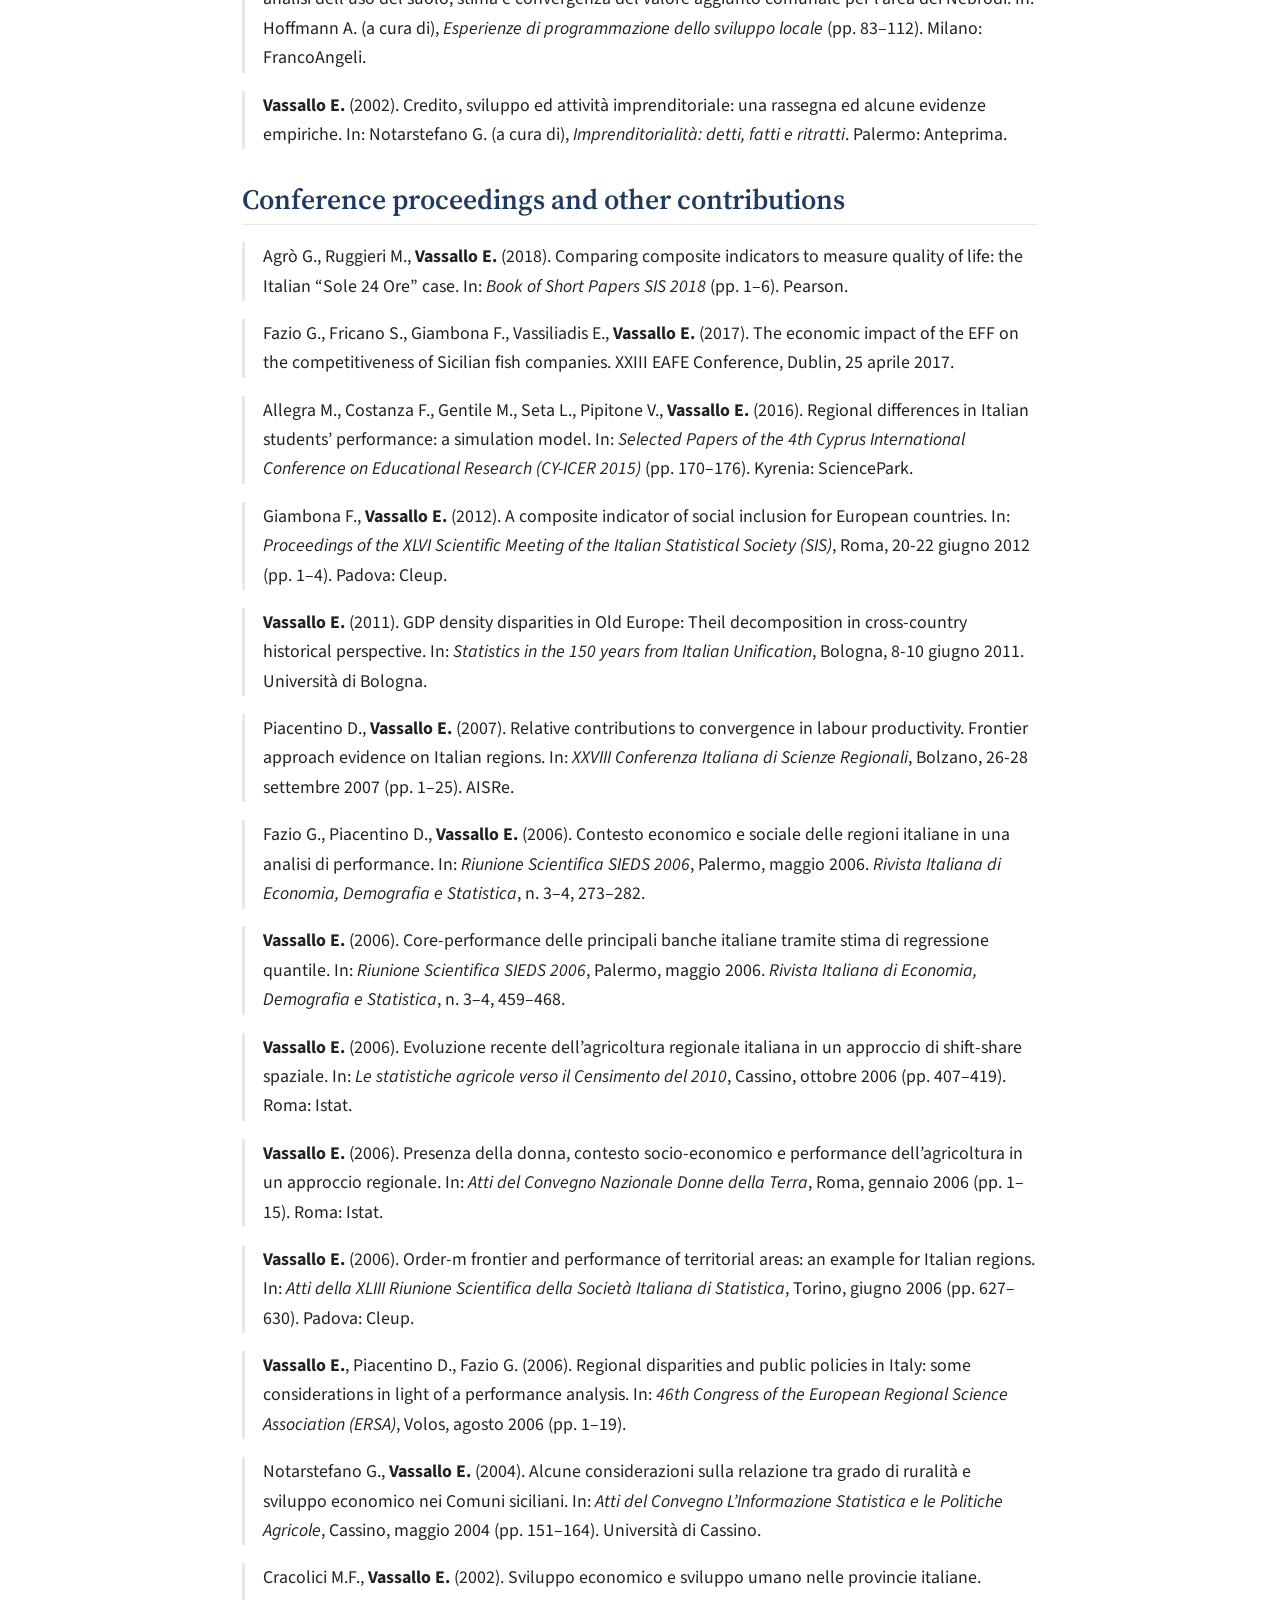
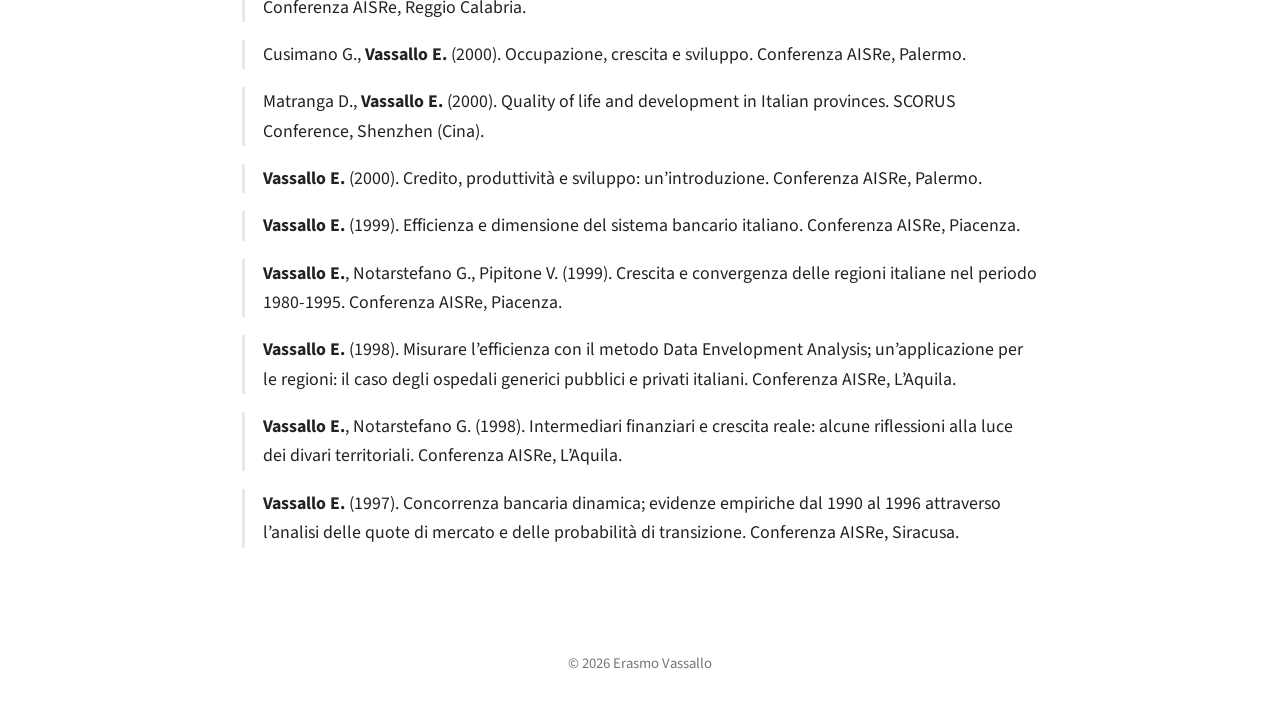
<file: docs/en/publications.html>
<!DOCTYPE html>
<html xmlns="http://www.w3.org/1999/xhtml" lang="en" xml:lang="en"><head>

<meta charset="utf-8">
<meta name="generator" content="quarto-1.10.20">

<meta name="viewport" content="width=device-width, initial-scale=1.0, user-scalable=yes">


<title>Publications – Erasmo Vassallo</title>
<style>
/* Default styles provided by pandoc.
** See https://pandoc.org/MANUAL.html#variables-for-html for config info.
*/
span.smallcaps{font-variant: small-caps;}
div.columns{display: flex; gap: 1.5em;}
div.column{flex: auto;}
@media screen {
div.columns{gap: min(4vw, 1.5em);}
div.column{overflow-x: auto;}
}
div.hanging-indent{margin-left: 1.5em; text-indent: -1.5em;}
ul.task-list{list-style: none;}
ul.task-list li input[type="checkbox"] {
  width: 0.8em;
  margin: 0 0.8em 0.2em -1em; /* quarto-specific, see https://github.com/quarto-dev/quarto-cli/issues/4556 */ 
  vertical-align: middle;
}
</style>


<script src="../site_libs/quarto-nav/quarto-nav.js"></script>
<script src="../site_libs/quarto-nav/headroom.min.js"></script>
<script src="../site_libs/clipboard/clipboard.min.js"></script>
<script src="../site_libs/quarto-html/quarto.js" type="module"></script>
<script src="../site_libs/quarto-html/tabsets/tabsets.js" type="module"></script>
<script src="../site_libs/quarto-html/popper.min.js"></script>
<script src="../site_libs/quarto-html/tippy.umd.min.js"></script>
<script src="../site_libs/quarto-html/anchor.min.js"></script>
<link href="../site_libs/quarto-html/tippy.css" rel="stylesheet">
<link href="../site_libs/quarto-html/quarto-syntax-highlighting-17888a1159294d3eb470f19f6f52f5a5.css" rel="stylesheet" id="quarto-text-highlighting-styles">
<script src="../site_libs/bootstrap/bootstrap.min.js"></script>
<link href="../site_libs/bootstrap/bootstrap-icons.css" rel="stylesheet">
<link href="../site_libs/bootstrap/bootstrap-774c0f6e8bafb9ea1c40ec68e6dbd184.min.css" rel="stylesheet" append-hash="true" id="quarto-bootstrap" data-mode="light">
<script id="quarto-search-options" type="application/json">{
  "language": {
    "search-no-results-text": "No results",
    "search-matching-documents-text": "matching documents",
    "search-copy-link-title": "Copy link to search",
    "search-hide-matches-text": "Hide additional matches",
    "search-more-match-text": "more match in this document",
    "search-more-matches-text": "more matches in this document",
    "search-clear-button-title": "Clear",
    "search-text-placeholder": "",
    "search-detached-cancel-button-title": "Cancel",
    "search-submit-button-title": "Submit",
    "search-label": "Search"
  }
}</script>
<style>html{ scroll-behavior: smooth; }</style>


</head>

<body class="nav-fixed fullcontent quarto-light">

<div id="quarto-search-results"></div>
  <header id="quarto-header" class="headroom fixed-top">
    <nav class="navbar navbar-expand-lg " data-bs-theme="dark">
      <div class="navbar-container container-fluid">
      <div class="navbar-brand-container mx-auto">
    <a class="navbar-brand" href="../index.html">
    <span class="navbar-title">Erasmo Vassallo</span>
    </a>
  </div>
          <button class="navbar-toggler" type="button" data-bs-toggle="collapse" data-bs-target="#navbarCollapse" aria-controls="navbarCollapse" role="menu" aria-expanded="false" aria-label="Toggle navigation" onclick="if (window.quartoToggleHeadroom) { window.quartoToggleHeadroom(); }">
  <span class="navbar-toggler-icon"></span>
</button>
          <div class="collapse navbar-collapse" id="navbarCollapse">
            <ul class="navbar-nav navbar-nav-scroll me-auto">
  <li class="nav-item">
    <a class="nav-link" href="../cv.html"> 
<span class="menu-text">CV</span></a>
  </li>  
  <li class="nav-item">
    <a class="nav-link" href="../didattica.html"> 
<span class="menu-text">Didattica</span></a>
  </li>  
  <li class="nav-item">
    <a class="nav-link" href="../pubblicazioni.html"> 
<span class="menu-text">Pubblicazioni</span></a>
  </li>  
</ul>
            <ul class="navbar-nav navbar-nav-scroll ms-auto">
  <li class="nav-item">
    <a class="nav-link" href="../en/index.html"> 
<span class="menu-text">English</span></a>
  </li>  
  <li class="nav-item compact">
    <a class="nav-link" href="https://github.com/erasmovassallo"> <i class="bi bi-github" role="img" aria-label="GitHub">
</i> 
<span class="menu-text"></span></a>
  </li>  
</ul>
          </div> <!-- /navcollapse -->
            <div class="quarto-navbar-tools">
</div>
      </div> <!-- /container-fluid -->
    </nav>
</header>
<!-- content -->
<div id="quarto-content" class="quarto-container page-columns page-rows-contents page-layout-article page-navbar">
<!-- sidebar -->
<!-- margin-sidebar -->
    
<!-- main -->
<main class="content" id="quarto-document-content">

<header id="title-block-header" class="quarto-title-block default">
<div class="quarto-title">
<h1 class="title">Publications</h1>
</div>



<div class="quarto-title-meta">

    
  
    
  </div>
  


</header>


<!--
This page mirrors pubblicazioni.qmd: to add a publication,
copy a "- ..." line into the right section (and into pubblicazioni.qmd too).
-->
<div class="lead">
<p>Selected scientific publications (since 1997).</p>
</div>
<section id="journal-articles" class="level2">
<h2 class="anchored" data-anchor-id="journal-articles">Journal articles</h2>
<div class="pub-list">
<ul>
<li><strong>Vassallo E.</strong> (2026). Mappa del benessere reddituale e della vulnerabilità economica dei Comuni italiani. Rivista Sinappsi. Accepted for publication.</li>
<li><strong>Vassallo E.</strong> (2026). Un indice di performance delle banche italiane tramite approccio poset. <em>Rivista Bancaria Minerva Bancaria</em>, 82(4), 83-150.</li>
<li>Impellizzeri V., Notarstefano G., Rinaudo A., <strong>Vassallo E.</strong> (2026). “Gaudium et Spes”: semantica e tematica del dialogo della Chiesa con il Mondo moderno tramite analisi statistico-lessicometrica. <em>Ricerche Teologiche</em>, 37(1), 61-99.</li>
<li><strong>Vassallo E.</strong> (2024). Labour performance index in the Italian local labour systems: an order-m composite indicator from 2006 to 2021. <em>Statistica Applicata – Italian Journal of Applied Statistics</em>, 36(2), 209–242.</li>
<li>Fazio G., Giambona F., <strong>Vassallo E.</strong>, Vassiliadis E. (2018). A measure of trust: the Italian regional divide in a latent class approach. <em>Social Indicators Research</em>, 140(1), 209–242.</li>
<li>Giambona F., <strong>Vassallo E.</strong> (2014). Composite indicator of social inclusion for European countries. <em>Social Indicators Research</em>, 116(1), 269–293.</li>
<li>Giambona F., <strong>Vassallo E.</strong> (2013). Composite indicator of financial development in a benefit-of-doubt approach. <em>Economic Notes</em>, 42(2), 171–202.</li>
<li>Cuffaro M., Davì M., <strong>Vassallo E.</strong> (2012). What can we learn from long time series? Italian living standards after unification and dualism North-South. <em>Rivista Italiana degli Economisti</em>, 17(3), 379–396.</li>
<li>Giambona F., <strong>Vassallo E.</strong>, Vassiliadis E. (2011). Educational systems efficiency in European Union countries. <em>Studies in Educational Evaluation</em>, 37(2–3), 108–122.</li>
<li>Piacentino D., <strong>Vassallo E.</strong> (2011). Exploring the sources of labour productivity growth and convergence in the Italian regions: some evidence from a production frontier approach. <em>The Annals of Regional Science</em>, 46(2), 469–486.</li>
<li>Giambona F., <strong>Vassallo E.</strong>, Vassiliadis E. (2010). Educational efficiency in a DEA-bootstrap approach. <em>Economics Bulletin</em>, 30(4), 2709–2719.</li>
<li>Cusimano G., <strong>Vassallo E.</strong> (2008). I divari Centro-Nord/Mezzogiorno nel costo del credito: una nota sul ruolo di alcuni fattori esplicativi. <em>Il Risparmio</em>, n.&nbsp;1, 61–77.</li>
<li>Fazio G., Piacentino D., <strong>Vassallo E.</strong> (2008). Divari economici e variabili di contesto. Un’analisi non parametrica per le regioni italiane. <em>Rivista di Economia e Statistica del Territorio</em>, n.&nbsp;2, 44–80.</li>
<li><strong>Vassallo E.</strong> (2008). Production and efficiency in 21 industrialized countries from 1966 to 2007 to analyse the Italy’s decline: application of a stochastic frontier model in a Bayesian approach. <em>Rivista Italiana degli Economisti</em>, 13(3), 339–366.</li>
<li>Cusimano G., <strong>Vassallo E.</strong> (2007). Caratterizzazioni territoriali nella distinzione dimensionale delle banche italiane. <em>Rivista Bancaria – Minerva Bancaria</em>, n.&nbsp;5.</li>
<li>Davì M., Notarstefano G., <strong>Vassallo E.</strong> (2007). Recente evoluzione della struttura produttiva siciliana: una nota con riferimento agli 82 Sistemi Locali del Lavoro. <em>Annali della Facoltà di Economia, Università di Palermo</em>, LXI, 29–70.</li>
<li>Giambona F., <strong>Vassallo E.</strong> (2007). Profili di rischio dei crediti bancari italiani: un’analisi per generazioni di finanziamenti. <em>Rivista Bancaria – Minerva Bancaria</em>, n.&nbsp;1.</li>
<li><strong>Vassallo E.</strong> (2007). Aspetti di redditività e produttività delle principali banche italiane. <em>Bancaria</em>, n.&nbsp;4.</li>
<li><strong>Vassallo E.</strong> (2005). Dinamica dell’occupazione e crescita economica nei Sistemi Locali del Lavoro italiani. <em>Rivista Italiana di Economia, Demografia e Statistica</em>, n.&nbsp;3–4, 407–414.</li>
<li>Cuffaro M., <strong>Vassallo E.</strong> (2004). Sviluppo economico e sviluppo umano: una nota sulla classificazione Onu di alcuni Paesi. <em>Scritti di Statistica Economica</em>, 10, 1–37.</li>
<li>Cusimano G., <strong>Vassallo E.</strong> (2004). Credito e sviluppo: alcune considerazioni sui divari regionali. <em>Rivista Bancaria – Minerva Bancaria</em>, n.&nbsp;4, 35–66.</li>
<li><strong>Vassallo E.</strong> (2004). Alcune considerazioni sullo sviluppo economico dei Comuni siciliani tra i Censimenti del 1991 e del 2001. <em>Rivista Economica del Mezzogiorno</em>, n.&nbsp;1–2, 179–212.</li>
<li>Cuffaro M., Cusimano G., <strong>Vassallo E.</strong> (2003). Consumi e condizioni di vita delle famiglie italiane. <em>Studi e Note di Economia</em>, n.&nbsp;1, 7–64.</li>
<li>Cusimano G., <strong>Vassallo E.</strong> (2003). Indebitamento finanziario e profittabilità delle imprese italiane medie e grandi dell’indagine Mediobanca. <em>Rivista Bancaria – Minerva Bancaria</em>, n.&nbsp;1, 11–43.</li>
<li><strong>Vassallo E.</strong> (2003). Prestazioni pensionistiche e sostegno al consumo. <em>Annali della Facoltà di Economia, Università di Palermo</em>, volume unico, 233–254.</li>
<li><strong>Vassallo E.</strong> (2002). Infrastrutture e divari regionali di produttività. Una rassegna critica. <em>Economia Pubblica</em>, n.&nbsp;2.</li>
<li>Cuffaro M., Davì M., Notarstefano G., <strong>Vassallo E.</strong> (2001). Struttura e dinamica dei comportamenti di consumo familiare: la contrapposizione Nord-Sud. <em>Rivista Economica del Mezzogiorno</em>, n.&nbsp;3, 465–487.</li>
<li>Cusimano G., <strong>Vassallo E.</strong> (2001). Credito al consumo: l’esperienza italiana nell’ultimo decennio. <em>Rivista Bancaria – Minerva Bancaria</em>.</li>
<li>Cusimano G., <strong>Vassallo E.</strong> (2001). Credito e sviluppo nel Mezzogiorno. <em>Rivista Bancaria – Minerva Bancaria</em>.</li>
<li>Lo Cascio I., <strong>Vassallo E.</strong> (2001). Integrazione tra nazioni e divergenza della disoccupazione in Europa negli anni 1993-2000. <em>Rivista Italiana di Economia, Demografia e Statistica</em>.</li>
<li><strong>Vassallo E.</strong> (2001). In Europa le esportazioni hanno determinato lo sviluppo? <em>Rivista Italiana di Economia, Demografia e Statistica</em>.</li>
<li>Notarstefano G., <strong>Vassallo E.</strong> (1999). I tassi bancari nel Mezzogiorno: alcune verifiche empiriche. <em>Bancaria</em>.</li>
<li><strong>Vassallo E.</strong> (1999). Efficienza statistica e dimensione del sistema bancario italiano. <em>Studi e Note di Economia</em>.</li>
<li><strong>Vassallo E.</strong> (1999). Il ruolo dell’efficienza delle banche italiane nella relazione tra credito locale e sviluppo regionale. <em>Rivista Bancaria – Minerva Bancaria</em>.</li>
<li><strong>Vassallo E.</strong>, Cuffaro M., Davì M., La Tona L. (1999). Effetti spaziali su microrelazioni di comportamento: un’analisi attraverso i dati di bilancio. <em>L’Industria</em>.</li>
<li><strong>Vassallo E.</strong>, Cusimano G. (1999). Analisi di convergenza delle banche italiane. <em>Rivista Bancaria – Minerva Bancaria</em>.</li>
<li><strong>Vassallo E.</strong>, Cusimano G. (1999). L’andamento del costo del lavoro nelle banche italiane negli anni novanta: alcune evidenze empiriche. <em>Rivista Internazionale di Scienze Sociali</em>.</li>
<li><strong>Vassallo E.</strong>, Galizzi B., Novara M. (1999). Efficienza dell’assistenza ospedaliera italiana in un’analisi territoriale. <em>Economia Pubblica</em>.</li>
<li><strong>Vassallo E.</strong>, Notarstefano G. (1999). Convergenza economica nelle regioni italiane. <em>Rivista Economica del Mezzogiorno</em>.</li>
<li><strong>Vassallo E.</strong> (1998). Concentrazione e concorrenza bancaria in una visione dinamica. Un’analisi empirica per il periodo 1990-1996. <em>Bancaria</em>.</li>
<li><strong>Vassallo E.</strong>, Cusimano G. (1998). Redditività ed efficienza delle banche italiane maggiori e grandi. Approcci teorici ed evidenze empiriche. <em>Il Risparmio</em>.</li>
</ul>
</div>
</section>
<section id="books" class="level2">
<h2 class="anchored" data-anchor-id="books">Books</h2>
<div class="pub-list">
<ul>
<li><strong>Vassallo E.</strong> (2022). <em>Territori e contesti dello sviluppo economico: dati e tecniche statistiche in un approccio storico</em>. KDP.</li>
<li><strong>Vassallo E.</strong> (2020). <em>Analisi e modelli statistici per serie storiche economiche</em>. KDP.</li>
<li><strong>Vassallo E.</strong> (2020). <em>Approcci statistici per processi produttivi</em>. KDP.</li>
<li><strong>Vassallo E.</strong> (2018). <em>Statistica Economica con R</em>. CreateSpace.</li>
<li><strong>Vassallo E.</strong> (2009). <em>Laboratorio di Statistica Economica con R</em>. Roma: Aracne.</li>
</ul>
</div>
</section>
<section id="book-chapters" class="level2">
<h2 class="anchored" data-anchor-id="book-chapters">Book chapters</h2>
<div class="pub-list">
<ul>
<li><strong>Vassallo E.</strong> (2024). An index of mental health: predicting the present. In: <em>Statistical Analysis of Complex Economic Data: Recent Developments and Applications</em> (pp.&nbsp;170–174). Firenze: Bonechi.</li>
<li>Agrò G., Ruggieri M., <strong>Vassallo E.</strong> (2023). A BoD composite indicator to measure the Italian “Sole 24 Ore” quality of life. In: Brentari E., Chiodi M., Wit E.-J.C. (Eds.), <em>Models for Data Analysis</em> (pp.&nbsp;259–268). Springer.</li>
<li>Giambona F., <strong>Vassallo E.</strong> (2016). Composite indicator of social inclusion for the EU countries. In: Alleva G., Giommi A. (Eds.), <em>Topics in Theoretical and Applied Statistics</em> (pp.&nbsp;239–252). Springer.</li>
<li>Fazio G., <strong>Vassallo E.</strong>, Vassiliadis E. (2013). La performance innovativa dell’Europa. In: Fazio G., Purpura A. (a cura di), <em>Impresa, Innovazione e Territorio</em> (pp.&nbsp;17–30). Milano: FrancoAngeli.</li>
<li>Piacentino D., <strong>Vassallo E.</strong> (2009). Contributi relativi alla convergenza della produttività del lavoro. Un’analisi della frontiera produttiva per le regioni italiane. In: Borri D., Ferlaino F. (a cura di), <em>Crescita e sviluppo regionale: strumenti, sistemi, azioni</em> (pp.&nbsp;163–191). Milano: FrancoAngeli.</li>
<li><strong>Vassallo E.</strong> (2008). La relazione tra occupazione e sviluppo. In: Piacentino C., <em>Elementi per una analisi dei divari territoriali tra le regioni italiane</em> (pp.&nbsp;41–61). Roma: Aracne.</li>
<li>Notarstefano G., <strong>Vassallo E.</strong> (2007). Trasformazione produttiva, specializzazione e contagio spaziale: alcune considerazioni a partire dai SLL della Sicilia. In: Buccafusco A. (a cura di), <em>Oltre lo stretto</em>. Milano: FrancoAngeli.</li>
<li><strong>Vassallo E.</strong> (2007). Location and productivity of the Italian bank branches: what changes in the last years. In: Bracchi G., Masciandaro D. (a cura di), <em>XII Rapporto sul sistema finanziario italiano</em>. Milano: Edibank.</li>
<li><strong>Vassallo E.</strong> (2006). Performance della intermediazione creditizia nelle province italiane (1999-2005). In: Bracchi G., Masciandaro D. (a cura di), <em>Banche e geografia. XI Rapporto sul Sistema Finanziario Italiano – Fondazione Rosselli</em> (pp.&nbsp;303–328). Milano: Edibank.</li>
<li>Notarstefano G., <strong>Vassallo E.</strong> (2003). Alcuni aspetti del fattore “spazio” nello studio dei sistemi locali: analisi dell’uso del suolo, stima e convergenza del valore aggiunto comunale per l’area dei Nebrodi. In: Hoffmann A. (a cura di), <em>Esperienze di programmazione dello sviluppo locale</em> (pp.&nbsp;83–112). Milano: FrancoAngeli.</li>
<li><strong>Vassallo E.</strong> (2002). Credito, sviluppo ed attività imprenditoriale: una rassegna ed alcune evidenze empiriche. In: Notarstefano G. (a cura di), <em>Imprenditorialità: detti, fatti e ritratti</em>. Palermo: Anteprima.</li>
</ul>
</div>
</section>
<section id="conference-proceedings-and-other-contributions" class="level2">
<h2 class="anchored" data-anchor-id="conference-proceedings-and-other-contributions">Conference proceedings and other contributions</h2>
<div class="pub-list">
<ul>
<li>Agrò G., Ruggieri M., <strong>Vassallo E.</strong> (2018). Comparing composite indicators to measure quality of life: the Italian “Sole 24 Ore” case. In: <em>Book of Short Papers SIS 2018</em> (pp.&nbsp;1–6). Pearson.</li>
<li>Fazio G., Fricano S., Giambona F., Vassiliadis E., <strong>Vassallo E.</strong> (2017). The economic impact of the EFF on the competitiveness of Sicilian fish companies. XXIII EAFE Conference, Dublin, 25 aprile 2017.</li>
<li>Allegra M., Costanza F., Gentile M., Seta L., Pipitone V., <strong>Vassallo E.</strong> (2016). Regional differences in Italian students’ performance: a simulation model. In: <em>Selected Papers of the 4th Cyprus International Conference on Educational Research (CY-ICER 2015)</em> (pp.&nbsp;170–176). Kyrenia: SciencePark.</li>
<li>Giambona F., <strong>Vassallo E.</strong> (2012). A composite indicator of social inclusion for European countries. In: <em>Proceedings of the XLVI Scientific Meeting of the Italian Statistical Society (SIS)</em>, Roma, 20-22 giugno 2012 (pp.&nbsp;1–4). Padova: Cleup.</li>
<li><strong>Vassallo E.</strong> (2011). GDP density disparities in Old Europe: Theil decomposition in cross-country historical perspective. In: <em>Statistics in the 150 years from Italian Unification</em>, Bologna, 8-10 giugno 2011. Università di Bologna.</li>
<li>Piacentino D., <strong>Vassallo E.</strong> (2007). Relative contributions to convergence in labour productivity. Frontier approach evidence on Italian regions. In: <em>XXVIII Conferenza Italiana di Scienze Regionali</em>, Bolzano, 26-28 settembre 2007 (pp.&nbsp;1–25). AISRe.</li>
<li>Fazio G., Piacentino D., <strong>Vassallo E.</strong> (2006). Contesto economico e sociale delle regioni italiane in una analisi di performance. In: <em>Riunione Scientifica SIEDS 2006</em>, Palermo, maggio 2006. <em>Rivista Italiana di Economia, Demografia e Statistica</em>, n.&nbsp;3–4, 273–282.</li>
<li><strong>Vassallo E.</strong> (2006). Core-performance delle principali banche italiane tramite stima di regressione quantile. In: <em>Riunione Scientifica SIEDS 2006</em>, Palermo, maggio 2006. <em>Rivista Italiana di Economia, Demografia e Statistica</em>, n.&nbsp;3–4, 459–468.</li>
<li><strong>Vassallo E.</strong> (2006). Evoluzione recente dell’agricoltura regionale italiana in un approccio di shift-share spaziale. In: <em>Le statistiche agricole verso il Censimento del 2010</em>, Cassino, ottobre 2006 (pp.&nbsp;407–419). Roma: Istat.</li>
<li><strong>Vassallo E.</strong> (2006). Presenza della donna, contesto socio-economico e performance dell’agricoltura in un approccio regionale. In: <em>Atti del Convegno Nazionale Donne della Terra</em>, Roma, gennaio 2006 (pp.&nbsp;1–15). Roma: Istat.</li>
<li><strong>Vassallo E.</strong> (2006). Order-m frontier and performance of territorial areas: an example for Italian regions. In: <em>Atti della XLIII Riunione Scientifica della Società Italiana di Statistica</em>, Torino, giugno 2006 (pp.&nbsp;627–630). Padova: Cleup.</li>
<li><strong>Vassallo E.</strong>, Piacentino D., Fazio G. (2006). Regional disparities and public policies in Italy: some considerations in light of a performance analysis. In: <em>46th Congress of the European Regional Science Association (ERSA)</em>, Volos, agosto 2006 (pp.&nbsp;1–19).</li>
<li>Notarstefano G., <strong>Vassallo E.</strong> (2004). Alcune considerazioni sulla relazione tra grado di ruralità e sviluppo economico nei Comuni siciliani. In: <em>Atti del Convegno L’Informazione Statistica e le Politiche Agricole</em>, Cassino, maggio 2004 (pp.&nbsp;151–164). Università di Cassino.</li>
<li>Cracolici M.F., <strong>Vassallo E.</strong> (2002). Sviluppo economico e sviluppo umano nelle provincie italiane. Conferenza AISRe, Reggio Calabria.</li>
<li>Cusimano G., <strong>Vassallo E.</strong> (2000). Occupazione, crescita e sviluppo. Conferenza AISRe, Palermo.</li>
<li>Matranga D., <strong>Vassallo E.</strong> (2000). Quality of life and development in Italian provinces. SCORUS Conference, Shenzhen (Cina).</li>
<li><strong>Vassallo E.</strong> (2000). Credito, produttività e sviluppo: un’introduzione. Conferenza AISRe, Palermo.</li>
<li><strong>Vassallo E.</strong> (1999). Efficienza e dimensione del sistema bancario italiano. Conferenza AISRe, Piacenza.</li>
<li><strong>Vassallo E.</strong>, Notarstefano G., Pipitone V. (1999). Crescita e convergenza delle regioni italiane nel periodo 1980-1995. Conferenza AISRe, Piacenza.</li>
<li><strong>Vassallo E.</strong> (1998). Misurare l’efficienza con il metodo Data Envelopment Analysis; un’applicazione per le regioni: il caso degli ospedali generici pubblici e privati italiani. Conferenza AISRe, L’Aquila.</li>
<li><strong>Vassallo E.</strong>, Notarstefano G. (1998). Intermediari finanziari e crescita reale: alcune riflessioni alla luce dei divari territoriali. Conferenza AISRe, L’Aquila.</li>
<li><strong>Vassallo E.</strong> (1997). Concorrenza bancaria dinamica; evidenze empiriche dal 1990 al 1996 attraverso l’analisi delle quote di mercato e delle probabilità di transizione. Conferenza AISRe, Siracusa.</li>
</ul>
</div>


</section>

</main> <!-- /main -->
<script>
/* Cambio lingua IT <-> EN
   Ogni pagina italiana ha una gemella inglese nella cartella en/.
   Per aggiungere una pagina: aggiungere la coppia qui sotto. */
(function () {
  var pairs = {
    "index.html": "en/index.html",
    "cv.html": "en/cv.html",
    "didattica.html": "en/teaching.html",
    "pubblicazioni.html": "en/publications.html"
  };
  var labelsEN = {
    "cv.html": "CV",
    "didattica.html": "Teaching",
    "pubblicazioni.html": "Publications"
  };

  var brand = document.querySelector("a.navbar-brand");
  if (!brand) return;
  // radice del sito, ricavata dal link del titolo (che punta a index.html)
  var root = new URL(brand.getAttribute("href"), window.location.href).href
    .replace(/index\.html$/, "");

  var here = window.location.href.split("#")[0].split("?")[0];
  var rel = here.indexOf(root) === 0 ? here.slice(root.length) : "";
  if (rel === "" || rel.slice(-1) === "/") rel += "index.html";

  var isEN = rel.indexOf("en/") === 0;
  var reverse = {};
  Object.keys(pairs).forEach(function (k) { reverse[pairs[k]] = k; });

  // il link "English" della barra di navigazione fa da selettore di lingua
  var sw = null;
  document.querySelectorAll("#navbarCollapse a.nav-link").forEach(function (a) {
    var t = new URL(a.getAttribute("href"), window.location.href).href;
    if (t === root + "en/index.html" || t === root + "en/") sw = a;
  });
  if (sw) { sw.classList.add("lang-switch"); sw.classList.remove("active"); }
  var swText = sw ? sw.querySelector(".menu-text") : null;

  if (isEN) {
    document.documentElement.setAttribute("lang", "en");
    brand.setAttribute("href", root + "en/index.html");
    document.querySelectorAll("#navbarCollapse a.nav-link").forEach(function (a) {
      if (a === sw) return;
      var target = new URL(a.getAttribute("href"), window.location.href).href;
      var key = target.indexOf(root) === 0 ? target.slice(root.length) : null;
      if (key && pairs[key]) {
        a.setAttribute("href", root + pairs[key]);
        var t = a.querySelector(".menu-text");
        if (t && labelsEN[key]) t.textContent = labelsEN[key];
        if (pairs[key] === rel) a.classList.add("active");
      }
    });
    if (sw) {
      sw.setAttribute("href", root + (reverse[rel] || "index.html"));
      sw.setAttribute("lang", "it");
      if (swText) swText.textContent = "Italiano";
    }
  } else if (sw) {
    sw.setAttribute("href", root + (pairs[rel] || "en/index.html"));
    sw.setAttribute("lang", "en");
  }
})();
</script>
<script id="quarto-html-after-body" type="application/javascript">
  window.document.addEventListener("DOMContentLoaded", function (event) {
    const icon = "";
    const anchorJS = new window.AnchorJS();
    anchorJS.options = {
      placement: 'right',
      icon: icon
    };
    anchorJS.add('.anchored');
    const isCodeAnnotation = (el) => {
      for (const clz of el.classList) {
        if (clz.startsWith('code-annotation-')) {                     
          return true;
        }
      }
      return false;
    }
    const onCopySuccess = function(e) {
      // button target
      const button = e.trigger;
      // don't keep focus
      button.blur();
      // flash "checked"
      button.classList.add('code-copy-button-checked');
      var currentTitle = button.getAttribute("title");
      button.setAttribute("title", "Copied!");
      let tooltip;
      if (window.bootstrap) {
        button.setAttribute("data-bs-toggle", "tooltip");
        button.setAttribute("data-bs-placement", "left");
        button.setAttribute("data-bs-title", "Copied!");
        tooltip = new bootstrap.Tooltip(button, 
          { trigger: "manual", 
            customClass: "code-copy-button-tooltip",
            offset: [0, -8]});
        tooltip.show();    
      }
      setTimeout(function() {
        if (tooltip) {
          tooltip.hide();
          button.removeAttribute("data-bs-title");
          button.removeAttribute("data-bs-toggle");
          button.removeAttribute("data-bs-placement");
        }
        button.setAttribute("title", currentTitle);
        button.classList.remove('code-copy-button-checked');
      }, 1000);
      // clear code selection
      e.clearSelection();
    }
    const getTextToCopy = function(trigger) {
      const outerScaffold = trigger.parentElement.cloneNode(true);
      const codeEl = outerScaffold.querySelector('code');
      for (const childEl of codeEl.children) {
        if (isCodeAnnotation(childEl)) {
          childEl.remove();
        }
      }
      return codeEl.innerText;
    }
    const clipboard = new window.ClipboardJS('.code-copy-button:not([data-in-quarto-modal])', {
      text: getTextToCopy
    });
    clipboard.on('success', onCopySuccess);
    if (window.document.getElementById('quarto-embedded-source-code-modal')) {
      const clipboardModal = new window.ClipboardJS('.code-copy-button[data-in-quarto-modal]', {
        text: getTextToCopy,
        container: window.document.getElementById('quarto-embedded-source-code-modal')
      });
      clipboardModal.on('success', onCopySuccess);
    }
      var localhostRegex = new RegExp(/^(?:http|https):\/\/localhost\:?[0-9]*\//);
      var mailtoRegex = new RegExp(/^mailto:/);
        var filterRegex = new RegExp("https:\/\/erasmovassallo\.github\.io");
      var isInternal = (href) => {
          return filterRegex.test(href) || localhostRegex.test(href) || mailtoRegex.test(href);
      }
      // Inspect non-navigation links and adorn them if external
     var links = window.document.querySelectorAll('a[href]:not(.nav-link):not(.navbar-brand):not(.toc-action):not(.sidebar-link):not(.sidebar-item-toggle):not(.pagination-link):not(.no-external):not([aria-hidden]):not(.dropdown-item):not(.quarto-navigation-tool):not(.about-link)');
      for (var i=0; i<links.length; i++) {
        const link = links[i];
        if (!isInternal(link.href)) {
          // undo the damage that might have been done by quarto-nav.js in the case of
          // links that we want to consider external
          if (link.dataset.originalHref !== undefined) {
            link.href = link.dataset.originalHref;
          }
        }
      }
    function tippyHover(el, contentFn, onTriggerFn, onUntriggerFn) {
      const config = {
        allowHTML: true,
        maxWidth: 500,
        delay: 100,
        arrow: false,
        appendTo: function(el) {
            return el.parentElement;
        },
        interactive: true,
        interactiveBorder: 10,
        theme: 'quarto',
        placement: 'bottom-start',
      };
      if (contentFn) {
        config.content = contentFn;
      }
      if (onTriggerFn) {
        config.onTrigger = onTriggerFn;
      }
      if (onUntriggerFn) {
        config.onUntrigger = onUntriggerFn;
      }
      window.tippy(el, config); 
    }
    const noterefs = window.document.querySelectorAll('a[role="doc-noteref"]');
    for (var i=0; i<noterefs.length; i++) {
      const ref = noterefs[i];
      tippyHover(ref, function() {
        // use id or data attribute instead here
        let href = ref.getAttribute('data-footnote-href') || ref.getAttribute('href');
        try { href = new URL(href).hash; } catch {}
        const id = href.replace(/^#\/?/, "");
        const note = window.document.getElementById(id);
        if (note) {
          return note.innerHTML;
        } else {
          return "";
        }
      });
    }
    const xrefs = window.document.querySelectorAll('a.quarto-xref');
    const processXRef = (id, note) => {
      // Strip column container classes
      const stripColumnClz = (el) => {
        el.classList.remove("page-full", "page-columns");
        if (el.children) {
          for (const child of el.children) {
            stripColumnClz(child);
          }
        }
      }
      stripColumnClz(note)
      if (id === null || id.startsWith('sec-')) {
        // Special case sections, only their first couple elements
        const container = document.createElement("div");
        if (note.children && note.children.length > 2) {
          container.appendChild(note.children[0].cloneNode(true));
          for (let i = 1; i < note.children.length; i++) {
            const child = note.children[i];
            if (child.tagName === "P" && child.innerText === "") {
              continue;
            } else {
              container.appendChild(child.cloneNode(true));
              break;
            }
          }
          if (window.Quarto?.typesetMath) {
            window.Quarto.typesetMath(container);
          }
          return container.innerHTML
        } else {
          if (window.Quarto?.typesetMath) {
            window.Quarto.typesetMath(note);
          }
          return note.innerHTML;
        }
      } else {
        // Remove any anchor links if they are present
        const anchorLink = note.querySelector('a.anchorjs-link');
        if (anchorLink) {
          anchorLink.remove();
        }
        if (window.Quarto?.typesetMath) {
          window.Quarto.typesetMath(note);
        }
        if (note.classList.contains("callout")) {
          return note.outerHTML;
        } else {
          return note.innerHTML;
        }
      }
    }
    for (var i=0; i<xrefs.length; i++) {
      const xref = xrefs[i];
      tippyHover(xref, undefined, function(instance) {
        instance.disable();
        let url = xref.getAttribute('href');
        let hash = undefined; 
        if (url.startsWith('#')) {
          hash = url;
        } else {
          try { hash = new URL(url).hash; } catch {}
        }
        if (hash) {
          const id = hash.replace(/^#\/?/, "");
          const note = window.document.getElementById(id);
          if (note !== null) {
            try {
              const html = processXRef(id, note.cloneNode(true));
              instance.setContent(html);
            } finally {
              instance.enable();
              instance.show();
            }
          } else {
            // See if we can fetch this
            fetch(url.split('#')[0])
            .then(res => res.text())
            .then(html => {
              const parser = new DOMParser();
              const htmlDoc = parser.parseFromString(html, "text/html");
              const note = htmlDoc.getElementById(id);
              if (note !== null) {
                const html = processXRef(id, note);
                instance.setContent(html);
              } 
            }).finally(() => {
              instance.enable();
              instance.show();
            });
          }
        } else {
          // See if we can fetch a full url (with no hash to target)
          // This is a special case and we should probably do some content thinning / targeting
          fetch(url)
          .then(res => res.text())
          .then(html => {
            const parser = new DOMParser();
            const htmlDoc = parser.parseFromString(html, "text/html");
            const note = htmlDoc.querySelector('main.content');
            if (note !== null) {
              // This should only happen for chapter cross references
              // (since there is no id in the URL)
              // remove the first header
              if (note.children.length > 0 && note.children[0].tagName === "HEADER") {
                note.children[0].remove();
              }
              const html = processXRef(null, note);
              instance.setContent(html);
            } 
          }).finally(() => {
            instance.enable();
            instance.show();
          });
        }
      }, function(instance) {
      });
    }
        let selectedAnnoteEl;
        const selectorForAnnotation = ( cell, annotation) => {
          let cellAttr = 'data-code-cell="' + cell + '"';
          let lineAttr = 'data-code-annotation="' +  annotation + '"';
          const selector = 'span[' + cellAttr + '][' + lineAttr + ']';
          return selector;
        }
        const selectCodeLines = (annoteEl) => {
          const doc = window.document;
          const targetCell = annoteEl.getAttribute("data-target-cell");
          const targetAnnotation = annoteEl.getAttribute("data-target-annotation");
          const annoteSpan = window.document.querySelector(selectorForAnnotation(targetCell, targetAnnotation));
          const lines = annoteSpan.getAttribute("data-code-lines").split(",");
          const lineIds = lines.map((line) => {
            return targetCell + "-" + line;
          })
          let top = null;
          let height = null;
          let parent = null;
          if (lineIds.length > 0) {
              //compute the position of the single el (top and bottom and make a div)
              const el = window.document.getElementById(lineIds[0]);
              top = el.offsetTop;
              height = el.offsetHeight;
              parent = el.parentElement.parentElement;
            if (lineIds.length > 1) {
              const lastEl = window.document.getElementById(lineIds[lineIds.length - 1]);
              const bottom = lastEl.offsetTop + lastEl.offsetHeight;
              height = bottom - top;
            }
            if (top !== null && height !== null && parent !== null) {
              // cook up a div (if necessary) and position it 
              let div = window.document.getElementById("code-annotation-line-highlight");
              if (div === null) {
                div = window.document.createElement("div");
                div.setAttribute("id", "code-annotation-line-highlight");
                div.style.position = 'absolute';
                parent.appendChild(div);
              }
              div.style.top = top - 2 + "px";
              div.style.height = height + 4 + "px";
              div.style.left = 0;
              let gutterDiv = window.document.getElementById("code-annotation-line-highlight-gutter");
              if (gutterDiv === null) {
                gutterDiv = window.document.createElement("div");
                gutterDiv.setAttribute("id", "code-annotation-line-highlight-gutter");
                gutterDiv.style.position = 'absolute';
                const codeCell = window.document.getElementById(targetCell);
                const gutter = codeCell.querySelector('.code-annotation-gutter');
                gutter.appendChild(gutterDiv);
              }
              gutterDiv.style.top = top - 2 + "px";
              gutterDiv.style.height = height + 4 + "px";
            }
            selectedAnnoteEl = annoteEl;
          }
        };
        const unselectCodeLines = () => {
          const elementsIds = ["code-annotation-line-highlight", "code-annotation-line-highlight-gutter"];
          elementsIds.forEach((elId) => {
            const div = window.document.getElementById(elId);
            if (div) {
              div.remove();
            }
          });
          selectedAnnoteEl = undefined;
        };
          // Handle positioning of the toggle
      window.addEventListener(
        "resize",
        throttle(() => {
          elRect = undefined;
          if (selectedAnnoteEl) {
            selectCodeLines(selectedAnnoteEl);
          }
        }, 10)
      );
      function throttle(fn, ms) {
      let throttle = false;
      let timer;
        return (...args) => {
          if(!throttle) { // first call gets through
              fn.apply(this, args);
              throttle = true;
          } else { // all the others get throttled
              if(timer) clearTimeout(timer); // cancel #2
              timer = setTimeout(() => {
                fn.apply(this, args);
                timer = throttle = false;
              }, ms);
          }
        };
      }
        // Attach click handler to the DT
        const annoteDls = window.document.querySelectorAll('dt[data-target-cell]');
        for (const annoteDlNode of annoteDls) {
          annoteDlNode.addEventListener('click', (event) => {
            const clickedEl = event.target;
            if (clickedEl !== selectedAnnoteEl) {
              unselectCodeLines();
              const activeEl = window.document.querySelector('dt[data-target-cell].code-annotation-active');
              if (activeEl) {
                activeEl.classList.remove('code-annotation-active');
              }
              selectCodeLines(clickedEl);
              clickedEl.classList.add('code-annotation-active');
            } else {
              // Unselect the line
              unselectCodeLines();
              clickedEl.classList.remove('code-annotation-active');
            }
          });
        }
    const findCites = (el) => {
      const parentEl = el.parentElement;
      if (parentEl) {
        const cites = parentEl.dataset.cites;
        if (cites) {
          return {
            el,
            cites: cites.split(' ')
          };
        } else {
          return findCites(el.parentElement)
        }
      } else {
        return undefined;
      }
    };
    var bibliorefs = window.document.querySelectorAll('a[role="doc-biblioref"]');
    for (var i=0; i<bibliorefs.length; i++) {
      const ref = bibliorefs[i];
      const citeInfo = findCites(ref);
      if (citeInfo) {
        tippyHover(citeInfo.el, function() {
          var popup = window.document.createElement('div');
          citeInfo.cites.forEach(function(cite) {
            var citeDiv = window.document.createElement('div');
            citeDiv.classList.add('hanging-indent');
            citeDiv.classList.add('csl-entry');
            var biblioDiv = window.document.getElementById('ref-' + cite);
            if (biblioDiv) {
              citeDiv.innerHTML = biblioDiv.innerHTML;
            }
            popup.appendChild(citeDiv);
          });
          return popup.innerHTML;
        });
      }
    }
  });
  </script>
</div> <!-- /content -->
<footer class="footer">
  <div class="nav-footer">
    <div class="nav-footer-left">
      &nbsp;
    </div>   
    <div class="nav-footer-center">
<p>© 2026 Erasmo Vassallo</p>
</div>
    <div class="nav-footer-right">
      &nbsp;
    </div>
  </div>
</footer>




<script src="../site_libs/quarto-html/zenscroll-min.js"></script>
</body></html>
</file>
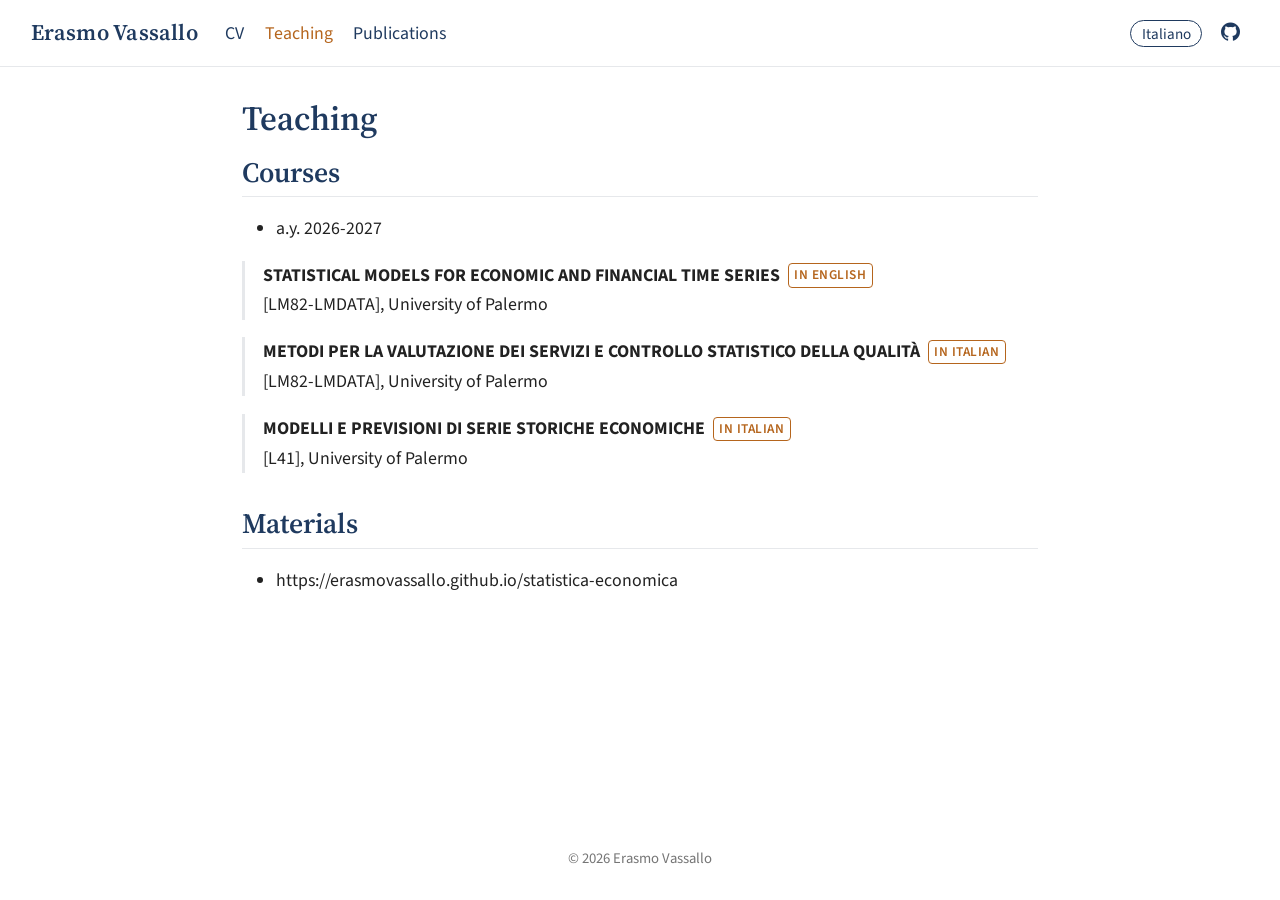
<file: docs/en/teaching.html>
<!DOCTYPE html>
<html xmlns="http://www.w3.org/1999/xhtml" lang="en" xml:lang="en"><head>

<meta charset="utf-8">
<meta name="generator" content="quarto-1.10.20">

<meta name="viewport" content="width=device-width, initial-scale=1.0, user-scalable=yes">


<title>Teaching – Erasmo Vassallo</title>
<style>
/* Default styles provided by pandoc.
** See https://pandoc.org/MANUAL.html#variables-for-html for config info.
*/
span.smallcaps{font-variant: small-caps;}
div.columns{display: flex; gap: 1.5em;}
div.column{flex: auto;}
@media screen {
div.columns{gap: min(4vw, 1.5em);}
div.column{overflow-x: auto;}
}
div.hanging-indent{margin-left: 1.5em; text-indent: -1.5em;}
ul.task-list{list-style: none;}
ul.task-list li input[type="checkbox"] {
  width: 0.8em;
  margin: 0 0.8em 0.2em -1em; /* quarto-specific, see https://github.com/quarto-dev/quarto-cli/issues/4556 */ 
  vertical-align: middle;
}
</style>


<script src="../site_libs/quarto-nav/quarto-nav.js"></script>
<script src="../site_libs/quarto-nav/headroom.min.js"></script>
<script src="../site_libs/clipboard/clipboard.min.js"></script>
<script src="../site_libs/quarto-html/quarto.js" type="module"></script>
<script src="../site_libs/quarto-html/tabsets/tabsets.js" type="module"></script>
<script src="../site_libs/quarto-html/popper.min.js"></script>
<script src="../site_libs/quarto-html/tippy.umd.min.js"></script>
<script src="../site_libs/quarto-html/anchor.min.js"></script>
<link href="../site_libs/quarto-html/tippy.css" rel="stylesheet">
<link href="../site_libs/quarto-html/quarto-syntax-highlighting-17888a1159294d3eb470f19f6f52f5a5.css" rel="stylesheet" id="quarto-text-highlighting-styles">
<script src="../site_libs/bootstrap/bootstrap.min.js"></script>
<link href="../site_libs/bootstrap/bootstrap-icons.css" rel="stylesheet">
<link href="../site_libs/bootstrap/bootstrap-774c0f6e8bafb9ea1c40ec68e6dbd184.min.css" rel="stylesheet" append-hash="true" id="quarto-bootstrap" data-mode="light">
<script id="quarto-search-options" type="application/json">{
  "language": {
    "search-no-results-text": "No results",
    "search-matching-documents-text": "matching documents",
    "search-copy-link-title": "Copy link to search",
    "search-hide-matches-text": "Hide additional matches",
    "search-more-match-text": "more match in this document",
    "search-more-matches-text": "more matches in this document",
    "search-clear-button-title": "Clear",
    "search-text-placeholder": "",
    "search-detached-cancel-button-title": "Cancel",
    "search-submit-button-title": "Submit",
    "search-label": "Search"
  }
}</script>
<style>html{ scroll-behavior: smooth; }</style>


</head>

<body class="nav-fixed fullcontent quarto-light">

<div id="quarto-search-results"></div>
  <header id="quarto-header" class="headroom fixed-top">
    <nav class="navbar navbar-expand-lg " data-bs-theme="dark">
      <div class="navbar-container container-fluid">
      <div class="navbar-brand-container mx-auto">
    <a class="navbar-brand" href="../index.html">
    <span class="navbar-title">Erasmo Vassallo</span>
    </a>
  </div>
          <button class="navbar-toggler" type="button" data-bs-toggle="collapse" data-bs-target="#navbarCollapse" aria-controls="navbarCollapse" role="menu" aria-expanded="false" aria-label="Toggle navigation" onclick="if (window.quartoToggleHeadroom) { window.quartoToggleHeadroom(); }">
  <span class="navbar-toggler-icon"></span>
</button>
          <div class="collapse navbar-collapse" id="navbarCollapse">
            <ul class="navbar-nav navbar-nav-scroll me-auto">
  <li class="nav-item">
    <a class="nav-link" href="../cv.html"> 
<span class="menu-text">CV</span></a>
  </li>  
  <li class="nav-item">
    <a class="nav-link" href="../didattica.html"> 
<span class="menu-text">Didattica</span></a>
  </li>  
  <li class="nav-item">
    <a class="nav-link" href="../pubblicazioni.html"> 
<span class="menu-text">Pubblicazioni</span></a>
  </li>  
</ul>
            <ul class="navbar-nav navbar-nav-scroll ms-auto">
  <li class="nav-item">
    <a class="nav-link" href="../en/index.html"> 
<span class="menu-text">English</span></a>
  </li>  
  <li class="nav-item compact">
    <a class="nav-link" href="https://github.com/erasmovassallo"> <i class="bi bi-github" role="img" aria-label="GitHub">
</i> 
<span class="menu-text"></span></a>
  </li>  
</ul>
          </div> <!-- /navcollapse -->
            <div class="quarto-navbar-tools">
</div>
      </div> <!-- /container-fluid -->
    </nav>
</header>
<!-- content -->
<div id="quarto-content" class="quarto-container page-columns page-rows-contents page-layout-article page-navbar">
<!-- sidebar -->
<!-- margin-sidebar -->
    
<!-- main -->
<main class="content" id="quarto-document-content">

<header id="title-block-header" class="quarto-title-block default">
<div class="quarto-title">
<h1 class="title">Teaching</h1>
</div>



<div class="quarto-title-meta">

    
  
    
  </div>
  


</header>


<!--
Update courses, academic years and degree programmes.
Fields in [square brackets] are still to be filled in.
-->
<section id="courses" class="level2">
<h2 class="anchored" data-anchor-id="courses">Courses</h2>
<ul>
<li>a.y. 2026-2027</li>
</ul>
<div class="cv-list">
<ul>
<li><p><strong>STATISTICAL MODELS FOR ECONOMIC AND FINANCIAL TIME SERIES</strong> <span class="badge-status">in english</span><br>
[LM82-LMDATA], University of Palermo<br>
</p></li>
<li><p><strong>METODI PER LA VALUTAZIONE DEI SERVIZI E CONTROLLO STATISTICO DELLA QUALITÀ</strong> <span class="badge-status">in italian</span><br>
[LM82-LMDATA], University of Palermo<br>
</p></li>
<li><p><strong>MODELLI E PREVISIONI DI SERIE STORICHE ECONOMICHE</strong> <span class="badge-status">in italian</span><br>
[L41], University of Palermo<br>
</p></li>
</ul>
</div>
</section>
<section id="materials" class="level2">
<h2 class="anchored" data-anchor-id="materials">Materials</h2>
<!-- Add links to slides, notes, R/Python scripts here, for example:
- [Lecture 1 slides](../files/lecture1.pdf)
-->
<ul>
<li>https://erasmovassallo.github.io/statistica-economica</li>
</ul>


</section>

</main> <!-- /main -->
<script>
/* Cambio lingua IT <-> EN
   Ogni pagina italiana ha una gemella inglese nella cartella en/.
   Per aggiungere una pagina: aggiungere la coppia qui sotto. */
(function () {
  var pairs = {
    "index.html": "en/index.html",
    "cv.html": "en/cv.html",
    "didattica.html": "en/teaching.html",
    "pubblicazioni.html": "en/publications.html"
  };
  var labelsEN = {
    "cv.html": "CV",
    "didattica.html": "Teaching",
    "pubblicazioni.html": "Publications"
  };

  var brand = document.querySelector("a.navbar-brand");
  if (!brand) return;
  // radice del sito, ricavata dal link del titolo (che punta a index.html)
  var root = new URL(brand.getAttribute("href"), window.location.href).href
    .replace(/index\.html$/, "");

  var here = window.location.href.split("#")[0].split("?")[0];
  var rel = here.indexOf(root) === 0 ? here.slice(root.length) : "";
  if (rel === "" || rel.slice(-1) === "/") rel += "index.html";

  var isEN = rel.indexOf("en/") === 0;
  var reverse = {};
  Object.keys(pairs).forEach(function (k) { reverse[pairs[k]] = k; });

  // il link "English" della barra di navigazione fa da selettore di lingua
  var sw = null;
  document.querySelectorAll("#navbarCollapse a.nav-link").forEach(function (a) {
    var t = new URL(a.getAttribute("href"), window.location.href).href;
    if (t === root + "en/index.html" || t === root + "en/") sw = a;
  });
  if (sw) { sw.classList.add("lang-switch"); sw.classList.remove("active"); }
  var swText = sw ? sw.querySelector(".menu-text") : null;

  if (isEN) {
    document.documentElement.setAttribute("lang", "en");
    brand.setAttribute("href", root + "en/index.html");
    document.querySelectorAll("#navbarCollapse a.nav-link").forEach(function (a) {
      if (a === sw) return;
      var target = new URL(a.getAttribute("href"), window.location.href).href;
      var key = target.indexOf(root) === 0 ? target.slice(root.length) : null;
      if (key && pairs[key]) {
        a.setAttribute("href", root + pairs[key]);
        var t = a.querySelector(".menu-text");
        if (t && labelsEN[key]) t.textContent = labelsEN[key];
        if (pairs[key] === rel) a.classList.add("active");
      }
    });
    if (sw) {
      sw.setAttribute("href", root + (reverse[rel] || "index.html"));
      sw.setAttribute("lang", "it");
      if (swText) swText.textContent = "Italiano";
    }
  } else if (sw) {
    sw.setAttribute("href", root + (pairs[rel] || "en/index.html"));
    sw.setAttribute("lang", "en");
  }
})();
</script>
<script id="quarto-html-after-body" type="application/javascript">
  window.document.addEventListener("DOMContentLoaded", function (event) {
    const icon = "";
    const anchorJS = new window.AnchorJS();
    anchorJS.options = {
      placement: 'right',
      icon: icon
    };
    anchorJS.add('.anchored');
    const isCodeAnnotation = (el) => {
      for (const clz of el.classList) {
        if (clz.startsWith('code-annotation-')) {                     
          return true;
        }
      }
      return false;
    }
    const onCopySuccess = function(e) {
      // button target
      const button = e.trigger;
      // don't keep focus
      button.blur();
      // flash "checked"
      button.classList.add('code-copy-button-checked');
      var currentTitle = button.getAttribute("title");
      button.setAttribute("title", "Copied!");
      let tooltip;
      if (window.bootstrap) {
        button.setAttribute("data-bs-toggle", "tooltip");
        button.setAttribute("data-bs-placement", "left");
        button.setAttribute("data-bs-title", "Copied!");
        tooltip = new bootstrap.Tooltip(button, 
          { trigger: "manual", 
            customClass: "code-copy-button-tooltip",
            offset: [0, -8]});
        tooltip.show();    
      }
      setTimeout(function() {
        if (tooltip) {
          tooltip.hide();
          button.removeAttribute("data-bs-title");
          button.removeAttribute("data-bs-toggle");
          button.removeAttribute("data-bs-placement");
        }
        button.setAttribute("title", currentTitle);
        button.classList.remove('code-copy-button-checked');
      }, 1000);
      // clear code selection
      e.clearSelection();
    }
    const getTextToCopy = function(trigger) {
      const outerScaffold = trigger.parentElement.cloneNode(true);
      const codeEl = outerScaffold.querySelector('code');
      for (const childEl of codeEl.children) {
        if (isCodeAnnotation(childEl)) {
          childEl.remove();
        }
      }
      return codeEl.innerText;
    }
    const clipboard = new window.ClipboardJS('.code-copy-button:not([data-in-quarto-modal])', {
      text: getTextToCopy
    });
    clipboard.on('success', onCopySuccess);
    if (window.document.getElementById('quarto-embedded-source-code-modal')) {
      const clipboardModal = new window.ClipboardJS('.code-copy-button[data-in-quarto-modal]', {
        text: getTextToCopy,
        container: window.document.getElementById('quarto-embedded-source-code-modal')
      });
      clipboardModal.on('success', onCopySuccess);
    }
      var localhostRegex = new RegExp(/^(?:http|https):\/\/localhost\:?[0-9]*\//);
      var mailtoRegex = new RegExp(/^mailto:/);
        var filterRegex = new RegExp("https:\/\/erasmovassallo\.github\.io");
      var isInternal = (href) => {
          return filterRegex.test(href) || localhostRegex.test(href) || mailtoRegex.test(href);
      }
      // Inspect non-navigation links and adorn them if external
     var links = window.document.querySelectorAll('a[href]:not(.nav-link):not(.navbar-brand):not(.toc-action):not(.sidebar-link):not(.sidebar-item-toggle):not(.pagination-link):not(.no-external):not([aria-hidden]):not(.dropdown-item):not(.quarto-navigation-tool):not(.about-link)');
      for (var i=0; i<links.length; i++) {
        const link = links[i];
        if (!isInternal(link.href)) {
          // undo the damage that might have been done by quarto-nav.js in the case of
          // links that we want to consider external
          if (link.dataset.originalHref !== undefined) {
            link.href = link.dataset.originalHref;
          }
        }
      }
    function tippyHover(el, contentFn, onTriggerFn, onUntriggerFn) {
      const config = {
        allowHTML: true,
        maxWidth: 500,
        delay: 100,
        arrow: false,
        appendTo: function(el) {
            return el.parentElement;
        },
        interactive: true,
        interactiveBorder: 10,
        theme: 'quarto',
        placement: 'bottom-start',
      };
      if (contentFn) {
        config.content = contentFn;
      }
      if (onTriggerFn) {
        config.onTrigger = onTriggerFn;
      }
      if (onUntriggerFn) {
        config.onUntrigger = onUntriggerFn;
      }
      window.tippy(el, config); 
    }
    const noterefs = window.document.querySelectorAll('a[role="doc-noteref"]');
    for (var i=0; i<noterefs.length; i++) {
      const ref = noterefs[i];
      tippyHover(ref, function() {
        // use id or data attribute instead here
        let href = ref.getAttribute('data-footnote-href') || ref.getAttribute('href');
        try { href = new URL(href).hash; } catch {}
        const id = href.replace(/^#\/?/, "");
        const note = window.document.getElementById(id);
        if (note) {
          return note.innerHTML;
        } else {
          return "";
        }
      });
    }
    const xrefs = window.document.querySelectorAll('a.quarto-xref');
    const processXRef = (id, note) => {
      // Strip column container classes
      const stripColumnClz = (el) => {
        el.classList.remove("page-full", "page-columns");
        if (el.children) {
          for (const child of el.children) {
            stripColumnClz(child);
          }
        }
      }
      stripColumnClz(note)
      if (id === null || id.startsWith('sec-')) {
        // Special case sections, only their first couple elements
        const container = document.createElement("div");
        if (note.children && note.children.length > 2) {
          container.appendChild(note.children[0].cloneNode(true));
          for (let i = 1; i < note.children.length; i++) {
            const child = note.children[i];
            if (child.tagName === "P" && child.innerText === "") {
              continue;
            } else {
              container.appendChild(child.cloneNode(true));
              break;
            }
          }
          if (window.Quarto?.typesetMath) {
            window.Quarto.typesetMath(container);
          }
          return container.innerHTML
        } else {
          if (window.Quarto?.typesetMath) {
            window.Quarto.typesetMath(note);
          }
          return note.innerHTML;
        }
      } else {
        // Remove any anchor links if they are present
        const anchorLink = note.querySelector('a.anchorjs-link');
        if (anchorLink) {
          anchorLink.remove();
        }
        if (window.Quarto?.typesetMath) {
          window.Quarto.typesetMath(note);
        }
        if (note.classList.contains("callout")) {
          return note.outerHTML;
        } else {
          return note.innerHTML;
        }
      }
    }
    for (var i=0; i<xrefs.length; i++) {
      const xref = xrefs[i];
      tippyHover(xref, undefined, function(instance) {
        instance.disable();
        let url = xref.getAttribute('href');
        let hash = undefined; 
        if (url.startsWith('#')) {
          hash = url;
        } else {
          try { hash = new URL(url).hash; } catch {}
        }
        if (hash) {
          const id = hash.replace(/^#\/?/, "");
          const note = window.document.getElementById(id);
          if (note !== null) {
            try {
              const html = processXRef(id, note.cloneNode(true));
              instance.setContent(html);
            } finally {
              instance.enable();
              instance.show();
            }
          } else {
            // See if we can fetch this
            fetch(url.split('#')[0])
            .then(res => res.text())
            .then(html => {
              const parser = new DOMParser();
              const htmlDoc = parser.parseFromString(html, "text/html");
              const note = htmlDoc.getElementById(id);
              if (note !== null) {
                const html = processXRef(id, note);
                instance.setContent(html);
              } 
            }).finally(() => {
              instance.enable();
              instance.show();
            });
          }
        } else {
          // See if we can fetch a full url (with no hash to target)
          // This is a special case and we should probably do some content thinning / targeting
          fetch(url)
          .then(res => res.text())
          .then(html => {
            const parser = new DOMParser();
            const htmlDoc = parser.parseFromString(html, "text/html");
            const note = htmlDoc.querySelector('main.content');
            if (note !== null) {
              // This should only happen for chapter cross references
              // (since there is no id in the URL)
              // remove the first header
              if (note.children.length > 0 && note.children[0].tagName === "HEADER") {
                note.children[0].remove();
              }
              const html = processXRef(null, note);
              instance.setContent(html);
            } 
          }).finally(() => {
            instance.enable();
            instance.show();
          });
        }
      }, function(instance) {
      });
    }
        let selectedAnnoteEl;
        const selectorForAnnotation = ( cell, annotation) => {
          let cellAttr = 'data-code-cell="' + cell + '"';
          let lineAttr = 'data-code-annotation="' +  annotation + '"';
          const selector = 'span[' + cellAttr + '][' + lineAttr + ']';
          return selector;
        }
        const selectCodeLines = (annoteEl) => {
          const doc = window.document;
          const targetCell = annoteEl.getAttribute("data-target-cell");
          const targetAnnotation = annoteEl.getAttribute("data-target-annotation");
          const annoteSpan = window.document.querySelector(selectorForAnnotation(targetCell, targetAnnotation));
          const lines = annoteSpan.getAttribute("data-code-lines").split(",");
          const lineIds = lines.map((line) => {
            return targetCell + "-" + line;
          })
          let top = null;
          let height = null;
          let parent = null;
          if (lineIds.length > 0) {
              //compute the position of the single el (top and bottom and make a div)
              const el = window.document.getElementById(lineIds[0]);
              top = el.offsetTop;
              height = el.offsetHeight;
              parent = el.parentElement.parentElement;
            if (lineIds.length > 1) {
              const lastEl = window.document.getElementById(lineIds[lineIds.length - 1]);
              const bottom = lastEl.offsetTop + lastEl.offsetHeight;
              height = bottom - top;
            }
            if (top !== null && height !== null && parent !== null) {
              // cook up a div (if necessary) and position it 
              let div = window.document.getElementById("code-annotation-line-highlight");
              if (div === null) {
                div = window.document.createElement("div");
                div.setAttribute("id", "code-annotation-line-highlight");
                div.style.position = 'absolute';
                parent.appendChild(div);
              }
              div.style.top = top - 2 + "px";
              div.style.height = height + 4 + "px";
              div.style.left = 0;
              let gutterDiv = window.document.getElementById("code-annotation-line-highlight-gutter");
              if (gutterDiv === null) {
                gutterDiv = window.document.createElement("div");
                gutterDiv.setAttribute("id", "code-annotation-line-highlight-gutter");
                gutterDiv.style.position = 'absolute';
                const codeCell = window.document.getElementById(targetCell);
                const gutter = codeCell.querySelector('.code-annotation-gutter');
                gutter.appendChild(gutterDiv);
              }
              gutterDiv.style.top = top - 2 + "px";
              gutterDiv.style.height = height + 4 + "px";
            }
            selectedAnnoteEl = annoteEl;
          }
        };
        const unselectCodeLines = () => {
          const elementsIds = ["code-annotation-line-highlight", "code-annotation-line-highlight-gutter"];
          elementsIds.forEach((elId) => {
            const div = window.document.getElementById(elId);
            if (div) {
              div.remove();
            }
          });
          selectedAnnoteEl = undefined;
        };
          // Handle positioning of the toggle
      window.addEventListener(
        "resize",
        throttle(() => {
          elRect = undefined;
          if (selectedAnnoteEl) {
            selectCodeLines(selectedAnnoteEl);
          }
        }, 10)
      );
      function throttle(fn, ms) {
      let throttle = false;
      let timer;
        return (...args) => {
          if(!throttle) { // first call gets through
              fn.apply(this, args);
              throttle = true;
          } else { // all the others get throttled
              if(timer) clearTimeout(timer); // cancel #2
              timer = setTimeout(() => {
                fn.apply(this, args);
                timer = throttle = false;
              }, ms);
          }
        };
      }
        // Attach click handler to the DT
        const annoteDls = window.document.querySelectorAll('dt[data-target-cell]');
        for (const annoteDlNode of annoteDls) {
          annoteDlNode.addEventListener('click', (event) => {
            const clickedEl = event.target;
            if (clickedEl !== selectedAnnoteEl) {
              unselectCodeLines();
              const activeEl = window.document.querySelector('dt[data-target-cell].code-annotation-active');
              if (activeEl) {
                activeEl.classList.remove('code-annotation-active');
              }
              selectCodeLines(clickedEl);
              clickedEl.classList.add('code-annotation-active');
            } else {
              // Unselect the line
              unselectCodeLines();
              clickedEl.classList.remove('code-annotation-active');
            }
          });
        }
    const findCites = (el) => {
      const parentEl = el.parentElement;
      if (parentEl) {
        const cites = parentEl.dataset.cites;
        if (cites) {
          return {
            el,
            cites: cites.split(' ')
          };
        } else {
          return findCites(el.parentElement)
        }
      } else {
        return undefined;
      }
    };
    var bibliorefs = window.document.querySelectorAll('a[role="doc-biblioref"]');
    for (var i=0; i<bibliorefs.length; i++) {
      const ref = bibliorefs[i];
      const citeInfo = findCites(ref);
      if (citeInfo) {
        tippyHover(citeInfo.el, function() {
          var popup = window.document.createElement('div');
          citeInfo.cites.forEach(function(cite) {
            var citeDiv = window.document.createElement('div');
            citeDiv.classList.add('hanging-indent');
            citeDiv.classList.add('csl-entry');
            var biblioDiv = window.document.getElementById('ref-' + cite);
            if (biblioDiv) {
              citeDiv.innerHTML = biblioDiv.innerHTML;
            }
            popup.appendChild(citeDiv);
          });
          return popup.innerHTML;
        });
      }
    }
  });
  </script>
</div> <!-- /content -->
<footer class="footer">
  <div class="nav-footer">
    <div class="nav-footer-left">
      &nbsp;
    </div>   
    <div class="nav-footer-center">
<p>© 2026 Erasmo Vassallo</p>
</div>
    <div class="nav-footer-right">
      &nbsp;
    </div>
  </div>
</footer>




<script src="../site_libs/quarto-html/zenscroll-min.js"></script>
</body></html>
</file>
<file: docs/site_libs/quarto-html/tippy.css>
.tippy-box[data-animation=fade][data-state=hidden]{opacity:0}[data-tippy-root]{max-width:calc(100vw - 10px)}.tippy-box{position:relative;background-color:#333;color:#fff;border-radius:4px;font-size:14px;line-height:1.4;white-space:normal;outline:0;transition-property:transform,visibility,opacity}.tippy-box[data-placement^=top]>.tippy-arrow{bottom:0}.tippy-box[data-placement^=top]>.tippy-arrow:before{bottom:-7px;left:0;border-width:8px 8px 0;border-top-color:initial;transform-origin:center top}.tippy-box[data-placement^=bottom]>.tippy-arrow{top:0}.tippy-box[data-placement^=bottom]>.tippy-arrow:before{top:-7px;left:0;border-width:0 8px 8px;border-bottom-color:initial;transform-origin:center bottom}.tippy-box[data-placement^=left]>.tippy-arrow{right:0}.tippy-box[data-placement^=left]>.tippy-arrow:before{border-width:8px 0 8px 8px;border-left-color:initial;right:-7px;transform-origin:center left}.tippy-box[data-placement^=right]>.tippy-arrow{left:0}.tippy-box[data-placement^=right]>.tippy-arrow:before{left:-7px;border-width:8px 8px 8px 0;border-right-color:initial;transform-origin:center right}.tippy-box[data-inertia][data-state=visible]{transition-timing-function:cubic-bezier(.54,1.5,.38,1.11)}.tippy-arrow{width:16px;height:16px;color:#333}.tippy-arrow:before{content:"";position:absolute;border-color:transparent;border-style:solid}.tippy-content{position:relative;padding:5px 9px;z-index:1}
</file>
<file: docs/site_libs/quarto-html/quarto-syntax-highlighting-17888a1159294d3eb470f19f6f52f5a5.css>
/* quarto syntax highlight colors */
:root {
  --quarto-hl-ot-color: #003B4F;
  --quarto-hl-at-color: #657422;
  --quarto-hl-ss-color: #20794D;
  --quarto-hl-an-color: #5E5E5E;
  --quarto-hl-fu-color: #4758AB;
  --quarto-hl-st-color: #20794D;
  --quarto-hl-cf-color: #003B4F;
  --quarto-hl-op-color: #5E5E5E;
  --quarto-hl-er-color: #AD0000;
  --quarto-hl-bn-color: #AD0000;
  --quarto-hl-al-color: #AD0000;
  --quarto-hl-va-color: #111111;
  --quarto-hl-bu-color: inherit;
  --quarto-hl-ex-color: inherit;
  --quarto-hl-pp-color: #AD0000;
  --quarto-hl-in-color: #5E5E5E;
  --quarto-hl-vs-color: #20794D;
  --quarto-hl-wa-color: #5E5E5E;
  --quarto-hl-do-color: #5E5E5E;
  --quarto-hl-im-color: #00769E;
  --quarto-hl-ch-color: #20794D;
  --quarto-hl-dt-color: #AD0000;
  --quarto-hl-fl-color: #AD0000;
  --quarto-hl-co-color: #5E5E5E;
  --quarto-hl-cv-color: #5E5E5E;
  --quarto-hl-cn-color: #8f5902;
  --quarto-hl-sc-color: #5E5E5E;
  --quarto-hl-dv-color: #AD0000;
  --quarto-hl-kw-color: #003B4F;
}

/* other quarto variables */
:root {
  --quarto-font-monospace: SFMono-Regular, Menlo, Monaco, Consolas, "Liberation Mono", "Courier New", monospace;
}

/* syntax highlight based on Pandoc's rules */
pre > code.sourceCode > span {
  color: #003B4F;
}

code.sourceCode > span {
  color: #003B4F;
}

div.sourceCode,
div.sourceCode pre.sourceCode {
  color: #003B4F;
}

/* Normal */
code span {
  color: #003B4F;
}

/* Alert */
code span.al {
  color: #AD0000;
  font-style: inherit;
}

/* Annotation */
code span.an {
  color: #5E5E5E;
  font-style: inherit;
}

/* Attribute */
code span.at {
  color: #657422;
  font-style: inherit;
}

/* BaseN */
code span.bn {
  color: #AD0000;
  font-style: inherit;
}

/* BuiltIn */
code span.bu {
  font-style: inherit;
}

/* ControlFlow */
code span.cf {
  color: #003B4F;
  font-weight: bold;
  font-style: inherit;
}

/* Char */
code span.ch {
  color: #20794D;
  font-style: inherit;
}

/* Constant */
code span.cn {
  color: #8f5902;
  font-style: inherit;
}

/* Comment */
code span.co {
  color: #5E5E5E;
  font-style: inherit;
}

/* CommentVar */
code span.cv {
  color: #5E5E5E;
  font-style: italic;
}

/* Documentation */
code span.do {
  color: #5E5E5E;
  font-style: italic;
}

/* DataType */
code span.dt {
  color: #AD0000;
  font-style: inherit;
}

/* DecVal */
code span.dv {
  color: #AD0000;
  font-style: inherit;
}

/* Error */
code span.er {
  color: #AD0000;
  font-style: inherit;
}

/* Extension */
code span.ex {
  font-style: inherit;
}

/* Float */
code span.fl {
  color: #AD0000;
  font-style: inherit;
}

/* Function */
code span.fu {
  color: #4758AB;
  font-style: inherit;
}

/* Import */
code span.im {
  color: #00769E;
  font-style: inherit;
}

/* Information */
code span.in {
  color: #5E5E5E;
  font-style: inherit;
}

/* Keyword */
code span.kw {
  color: #003B4F;
  font-weight: bold;
  font-style: inherit;
}

/* Operator */
code span.op {
  color: #5E5E5E;
  font-style: inherit;
}

/* Other */
code span.ot {
  color: #003B4F;
  font-style: inherit;
}

/* Preprocessor */
code span.pp {
  color: #AD0000;
  font-style: inherit;
}

/* SpecialChar */
code span.sc {
  color: #5E5E5E;
  font-style: inherit;
}

/* SpecialString */
code span.ss {
  color: #20794D;
  font-style: inherit;
}

/* String */
code span.st {
  color: #20794D;
  font-style: inherit;
}

/* Variable */
code span.va {
  color: #111111;
  font-style: inherit;
}

/* VerbatimString */
code span.vs {
  color: #20794D;
  font-style: inherit;
}

/* Warning */
code span.wa {
  color: #5E5E5E;
  font-style: italic;
}

.prevent-inlining {
  content: "</";
}

/*# sourceMappingURL=fadfc755eec066e9e3d699cf819c3e33.css.map */
</file>
